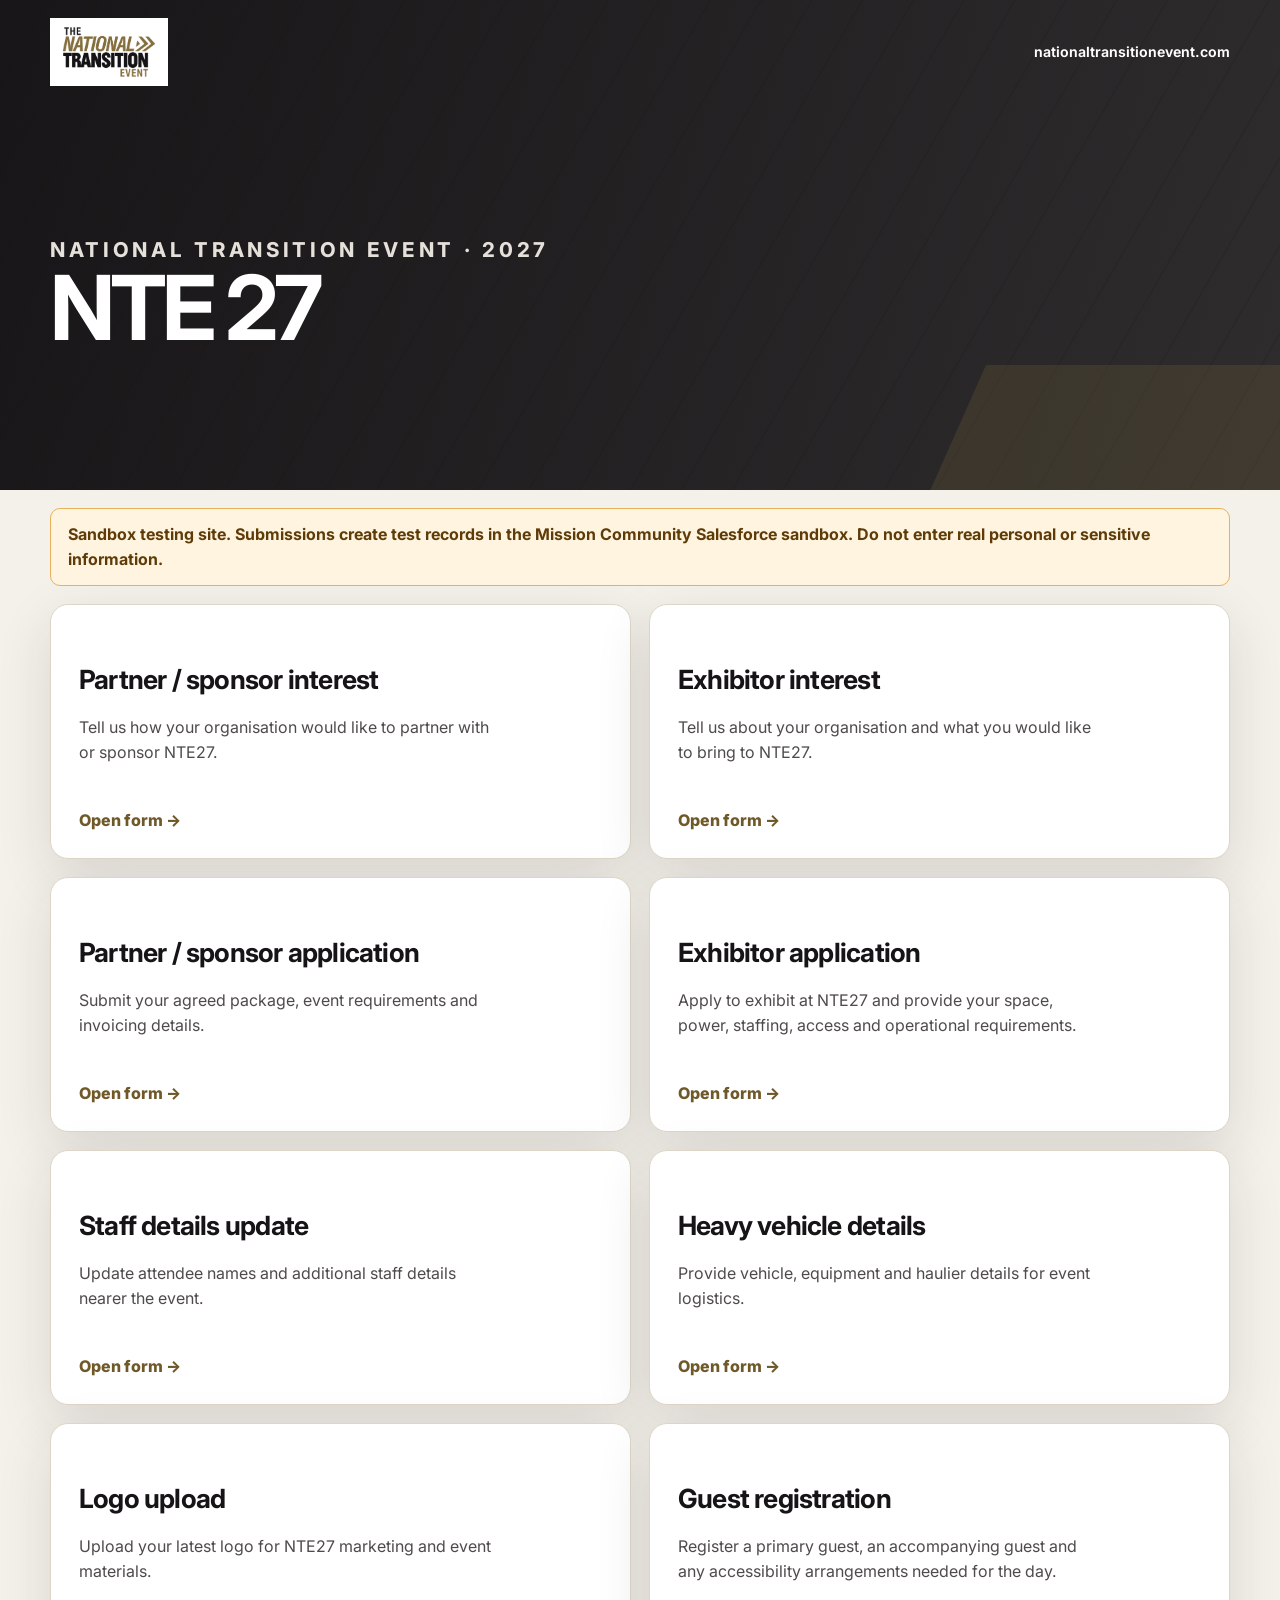
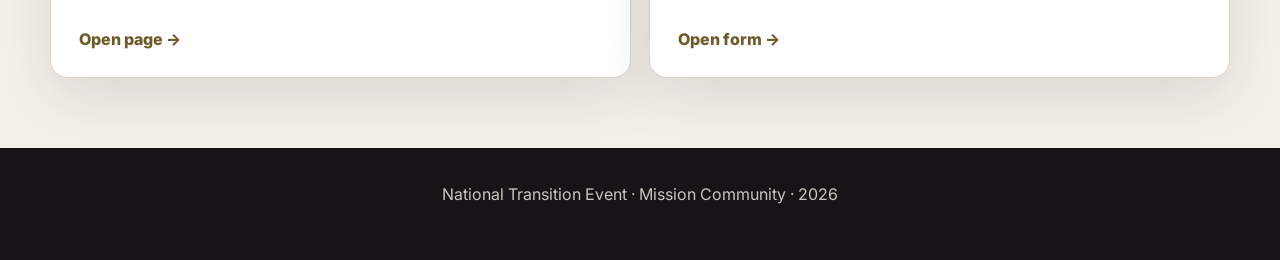
<file: index.html>
<!doctype html>
<html lang="en-GB">
<head>
  <meta charset="utf-8">
  <meta name="viewport" content="width=device-width, initial-scale=1">
  <title>NTE27 Registration and Application Forms</title>
  <meta name="description" content="Explore the National Transition Event 2027 registration and application journeys.">
  <link rel="preconnect" href="https://fonts.googleapis.com">
  <link rel="preconnect" href="https://fonts.gstatic.com" crossorigin>
  <link href="https://fonts.googleapis.com/css2?family=Inter:wght@400;550;650;750;800&amp;display=swap" rel="stylesheet">
  <link rel="stylesheet" href="assets/styles.css?v=20260818-2">
</head>
<body>
  <header class="site-header">
    <nav class="nav" aria-label="Primary navigation">
      <a class="brand" href="index.html"><img class="brand-logo" src="assets/nte-logo-white.png" alt="The National Transition Event"></a>
      <a class="nav-link" href="https://www.nationaltransitionevent.com/">nationaltransitionevent.com</a>
    </nav>
    <div class="hero">
      <p class="eyebrow">National Transition Event · 2027</p>
      <h1>NTE 27</h1>
    </div>
  </header>

  <main class="page-shell">
    <section class="hub-grid" aria-label="NTE27 form journeys">
      <a class="journey" href="partner-sponsor-interest.html">
        <h2>Partner / sponsor interest</h2>
        <p>Tell us how your organisation would like to partner with or sponsor NTE27.</p>
        <span class="arrow">Open form →</span>
      </a>
      <a class="journey" href="exhibitor-interest.html">
        <h2>Exhibitor interest</h2>
        <p>Tell us about your organisation and what you would like to bring to NTE27.</p>
        <span class="arrow">Open form →</span>
      </a>
      <a class="journey" href="partner-sponsor-application.html">
        <h2>Partner / sponsor application</h2>
        <p>Submit your agreed package, event requirements and invoicing details.</p>
        <span class="arrow">Open form →</span>
      </a>
      <a class="journey" href="exhibitor-application.html">
        <h2>Exhibitor application</h2>
        <p>Apply to exhibit at NTE27 and provide your space, power, staffing, access and operational requirements.</p>
        <span class="arrow">Open form →</span>
      </a>
      <a class="journey" href="staff-update.html">
        <h2>Staff details update</h2>
        <p>Update attendee names and additional staff details nearer the event.</p>
        <span class="arrow">Open form →</span>
      </a>
      <a class="journey" href="heavy-vehicle-details.html">
        <h2>Heavy vehicle details</h2>
        <p>Provide vehicle, equipment and haulier details for event logistics.</p>
        <span class="arrow">Open form →</span>
      </a>
      <a class="journey" href="logo-upload.html">
        <h2>Logo upload</h2>
        <p>Upload your latest logo for NTE27 marketing and event materials.</p>
        <span class="arrow">Open page →</span>
      </a>
      <a class="journey" href="guest-registration.html">
        <h2>Guest registration</h2>
        <p>Register a primary guest, an accompanying guest and any accessibility arrangements needed for the day.</p>
        <span class="arrow">Open form →</span>
      </a>
    </section>
  </main>

  <footer class="site-footer">National Transition Event · Mission Community · <span data-current-year></span></footer>
  <script src="assets/config.js?v=20260818-2"></script>
  <script src="assets/forms.js?v=20260818-2"></script>
</body>
</html>
</file>
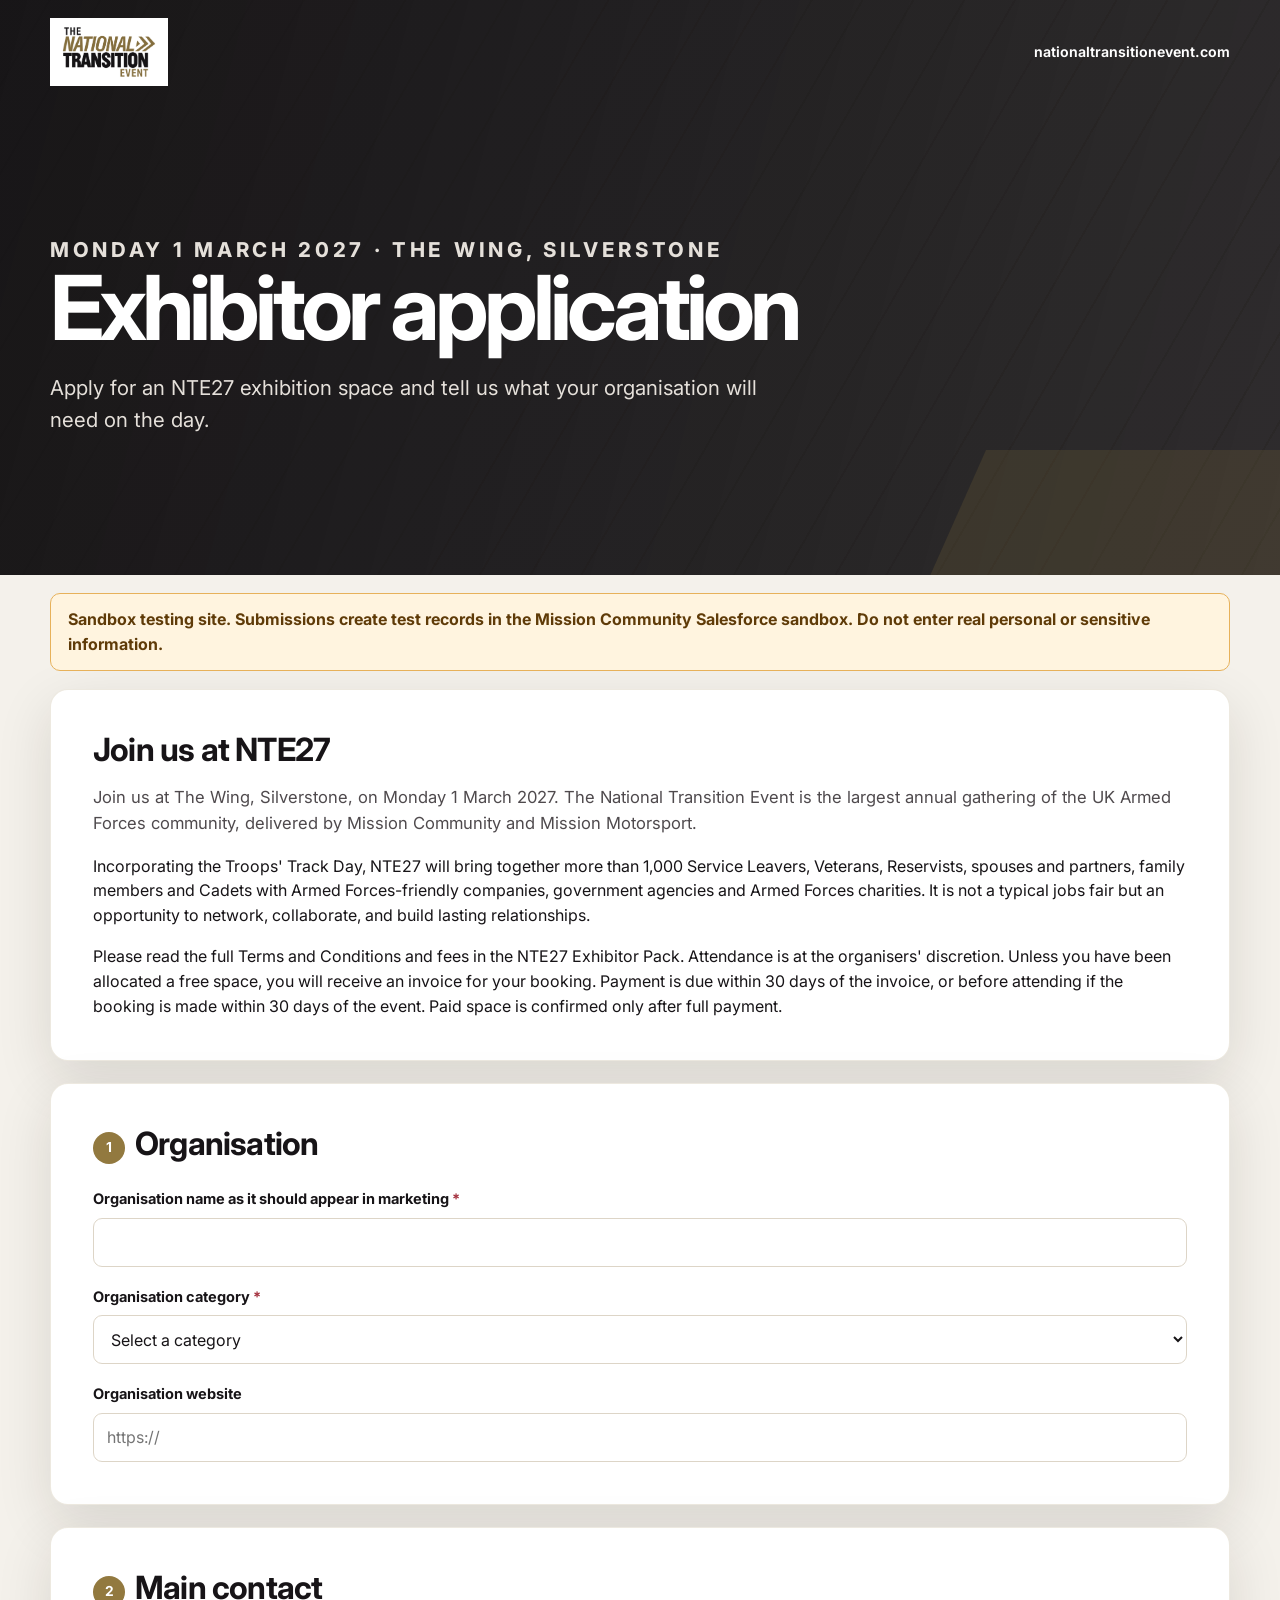
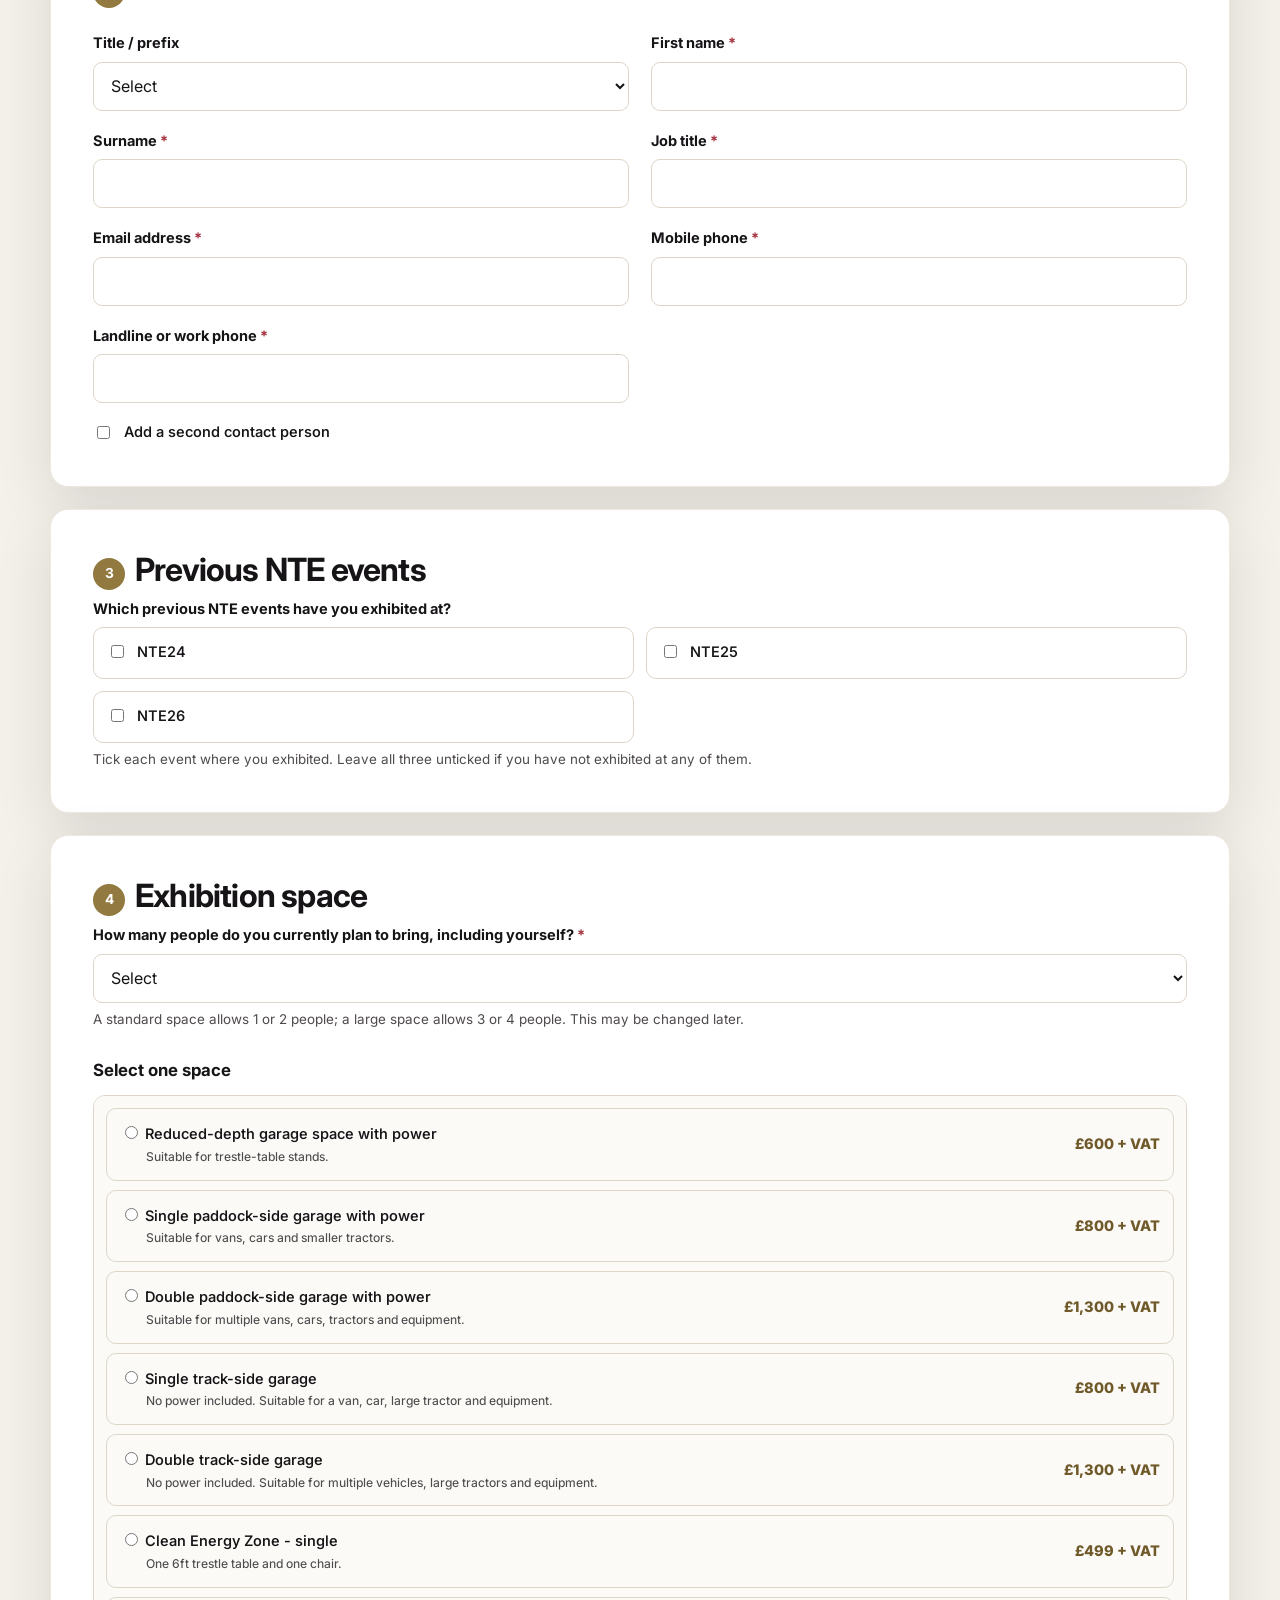
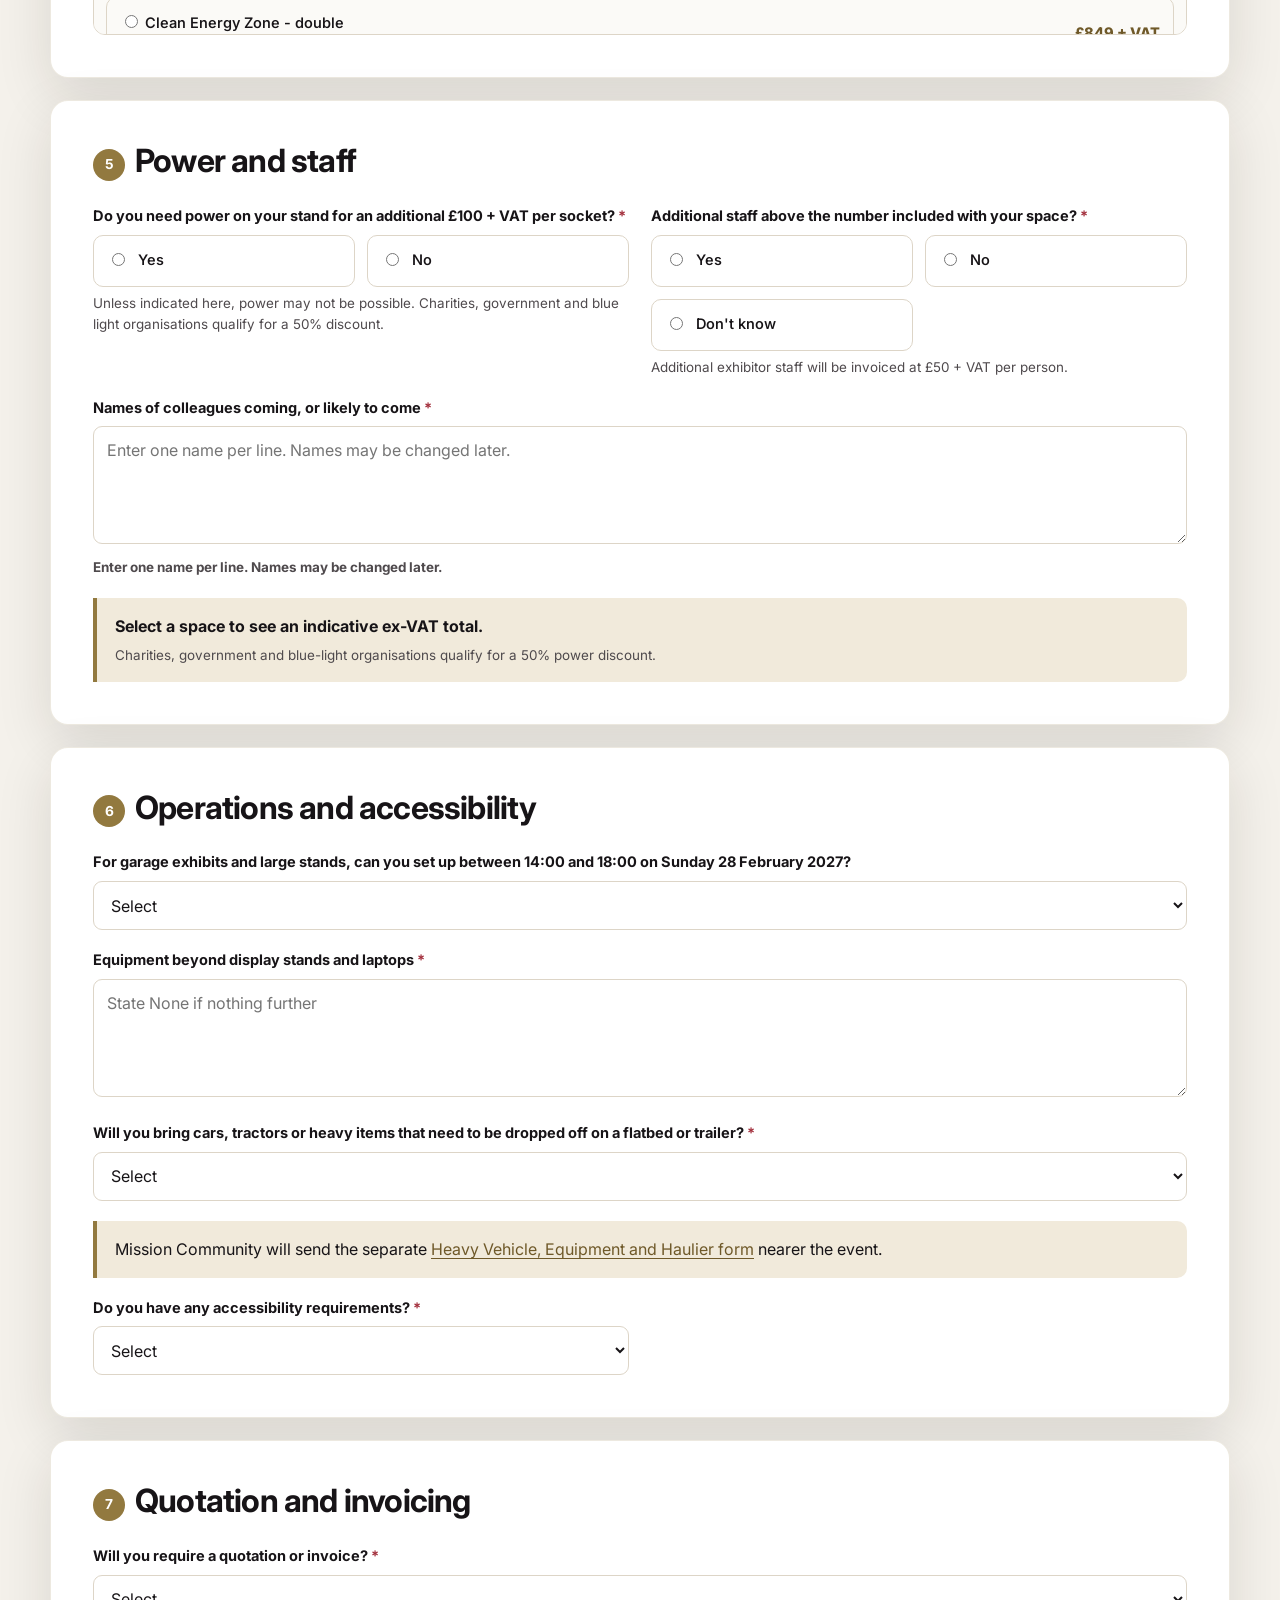
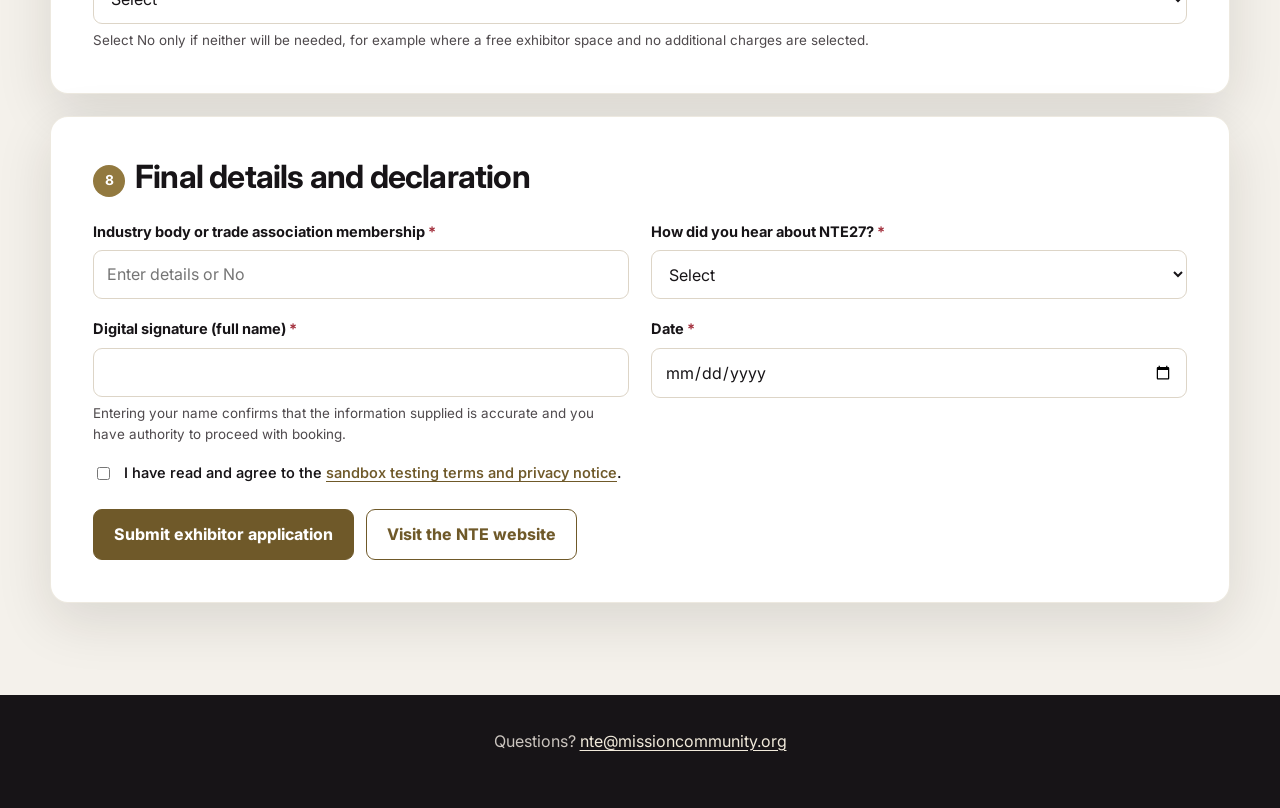
<file: exhibitor-application.html>
<!doctype html>
<html lang="en-GB">
<head>
  <meta charset="utf-8">
  <meta name="viewport" content="width=device-width, initial-scale=1">
  <title>NTE27 Exhibitor Application</title>
  <link rel="preconnect" href="https://fonts.googleapis.com">
  <link rel="preconnect" href="https://fonts.gstatic.com" crossorigin>
  <link href="https://fonts.googleapis.com/css2?family=Inter:wght@400;550;650;750;800&amp;display=swap" rel="stylesheet">
  <link rel="stylesheet" href="assets/styles.css?v=20260818-2">
</head>
<body>
  <header class="site-header">
    <nav class="nav"><a class="brand" href="https://www.nationaltransitionevent.com/"><img class="brand-logo" src="assets/nte-logo-white.png" alt="The National Transition Event"></a><a class="nav-link" href="https://www.nationaltransitionevent.com/">nationaltransitionevent.com</a></nav>
    <div class="hero"><p class="eyebrow">Monday 1 March 2027 · The Wing, Silverstone</p><h1>Exhibitor application</h1><p>Apply for an NTE27 exhibition space and tell us what your organisation will need on the day.</p></div>
  </header>

  <main class="page-shell">
    <form class="main-column" data-web-to-lead data-form-kind="exhibitor" data-lead-source="Customer Event" data-confirmation-preview="Thank you. We have received your NTE27 exhibitor application. This acknowledgement confirms receipt only; your application has not yet been approved. The NTE team will contact you after review.">
      <input type="hidden" value="Exhibitor Application" data-sf-field="Web_Form_Type__c">
      <input type="hidden" value="exhibitor-application-v6" data-sf-field="Form_Version__c">
      <input type="hidden" data-sf-field="NTE_Event_Code__c">
      <input type="hidden" data-sf-field="Booking_Reference__c">
      <input type="hidden" data-combine-fields="contact-first-name,contact-last-name" data-sf-field="Event_Contact_Name__c">
      <input type="hidden" data-copy-value-from="email" data-sf-field="Event_Contact_Email__c">
      <input type="hidden" data-copy-value-from="job-title" data-sf-field="Event_Contact_Title__c">
      <input type="hidden" value="0" data-sf-field="Sponsor_Package_Total__c">
      <input type="hidden" value="0" data-sf-field="Exhibitor_Space_Price__c">
      <input type="hidden" value="0" data-sf-field="Power_Socket_Unit_Price__c">
      <input type="hidden" value="0" data-sf-field="Power_Socket_Total__c">
      <input type="hidden" value="0" data-sf-field="Additional_Staff_Unit_Price__c">
      <input type="hidden" value="0" data-sf-field="Additional_Staff_Total__c">
      <input type="hidden" value="0" data-sf-field="Listed_Price_Total__c">
      <input type="hidden" value="0" data-sf-field="Price_On_Request__c">
      <input type="hidden" value="Calculated" data-sf-field="Pricing_Status__c">
      <input type="hidden" value="NTE27-2026-08-17" data-sf-field="Pricing_Version__c">

      <section class="card">
        <h2>Join us at NTE27</h2>
        <p class="lede">Join us at The Wing, Silverstone, on Monday 1 March 2027. The National Transition Event is the largest annual gathering of the UK Armed Forces community, delivered by Mission Community and Mission Motorsport.</p>
        <p>Incorporating the Troops' Track Day, NTE27 will bring together more than 1,000 Service Leavers, Veterans, Reservists, spouses and partners, family members and Cadets with Armed Forces-friendly companies, government agencies and Armed Forces charities. It is not a typical jobs fair but an opportunity to network, collaborate, and build lasting relationships.</p>
        <p>Please read the full Terms and Conditions and fees in the NTE27 Exhibitor Pack. Attendance is at the organisers' discretion. Unless you have been allocated a free space, you will receive an invoice for your booking. Payment is due within 30 days of the invoice, or before attending if the booking is made within 30 days of the event. Paid space is confirmed only after full payment.</p>
      </section>

      <section class="card" id="organisation">
        <h2><span class="section-number">1</span>Organisation</h2>
        <div class="grid">
          <div class="field full"><label class="required" for="company">Organisation name as it should appear in marketing</label><input id="company" required autocomplete="organization" data-sf-field="Company"></div>
          <div class="field full"><label class="required" for="organisation-category">Organisation category</label><select id="organisation-category" required data-sf-field="Exhibitor_Organisation_Category__c"><option value="">Select a category</option><option>Employer - Automotive Sector</option><option>Employer - Manufacturing Sector</option><option>Employer - Renewable &amp; Clean Energy Sector</option><option value="Employer - Defence">Employer - Defence &amp; Security</option><option>Employer - Built Environment</option><option>Employer - Facilities Management</option><option>Employer - Financial and Professional Services</option><option>Employer - Digital &amp; Technologies</option><option>Employer - Training Provider from any industry</option><option>Employer - Landbased industry</option><option>Employer - Blue Light &amp; NHS</option><option>Employer - Other Sectors not denoted above</option><option>Government or Government Agency</option><option>Local Government or LG related</option><option>Regular or Reserve Services, or Cadets</option><option>Trade Association</option><option>Charity - member of Cobseo</option><option>Charity - not a member of Cobseo</option><option>CIC or Not for Profit</option></select></div>
          <div class="field full"><label for="website">Organisation website</label><input id="website" type="url" placeholder="https://" autocomplete="url" data-sf-field="Website"></div>
        </div>
      </section>

      <section class="card" id="contact">
        <h2><span class="section-number">2</span>Main contact</h2>
        <div class="grid">
          <div class="field"><label for="salutation">Title / prefix</label><select id="salutation" autocomplete="honorific-prefix" data-sf-field="Salutation"><option value="">Select</option><option>Mr.</option><option>Ms.</option><option>Mrs.</option><option>Dr.</option><option>Prof.</option><option>Mx.</option></select></div>
          <div class="field"><label class="required" for="contact-first-name">First name</label><input id="contact-first-name" required autocomplete="given-name" data-sf-field="FirstName"></div>
          <div class="field"><label class="required" for="contact-last-name">Surname</label><input id="contact-last-name" required autocomplete="family-name" data-sf-field="LastName"></div>
          <div class="field"><label class="required" for="job-title">Job title</label><input id="job-title" required autocomplete="organization-title" data-sf-field="Title"></div>
          <div class="field"><label class="required" for="email">Email address</label><input id="email" type="email" required autocomplete="email" data-sf-field="Email" data-copy-field="Event_Contact_Email__c"></div>
          <div class="field"><label class="required" for="mobile">Mobile phone</label><input id="mobile" type="tel" required autocomplete="tel" data-sf-field="Event_Contact_Mobile__c"></div>
          <div class="field"><label class="required" for="phone">Landline or work phone</label><input id="phone" type="tel" required data-sf-field="Phone"></div>
        </div>
        <div class="checkline"><input id="second-contact-toggle" type="checkbox"><label for="second-contact-toggle">Add a second contact person</label></div>
        <div class="conditional" data-conditional-for="second-contact-toggle" data-conditional-value="Yes">
          <div class="grid">
            <div class="field"><label for="second-prefix">Prefix</label><input id="second-prefix" data-sf-field="Secondary_Contact_Prefix__c"></div>
            <div class="field"><label for="second-name">Full name</label><input id="second-name" data-sf-field="Secondary_Contact_Name__c"></div>
            <div class="field"><label for="second-title">Job title</label><input id="second-title" data-sf-field="Secondary_Contact_Title__c"></div>
            <div class="field"><label for="second-email">Email</label><input id="second-email" type="email" data-sf-field="Secondary_Contact_Email__c"></div>
            <div class="field"><label for="second-mobile">Mobile phone</label><input id="second-mobile" type="tel" data-sf-field="Secondary_Contact_Mobile__c"></div>
            <div class="field"><label for="second-phone">Work phone</label><input id="second-phone" type="tel" data-sf-field="Secondary_Contact_Phone__c"></div>
          </div>
        </div>
      </section>

      <section class="card" id="history">
        <h2><span class="section-number">3</span>Previous NTE events</h2>
        <div class="field full">
          <span class="label">Which previous NTE events have you exhibited at?</span>
          <div class="choice-grid">
            <label class="choice"><input id="nte2024" type="checkbox" value="NTE2024" data-sf-field="Previous_NTE_Events__c"> NTE24</label>
            <label class="choice"><input id="nte2025" type="checkbox" value="NTE2025" data-sf-field="Previous_NTE_Events__c"> NTE25</label>
            <label class="choice"><input id="nte2026" type="checkbox" value="NTE2026" data-sf-field="Previous_NTE_Events__c"> NTE26</label>
          </div>
          <span class="help">Tick each event where you exhibited. Leave all three unticked if you have not exhibited at any of them.</span>
        </div>
      </section>

      <section class="card" id="space">
        <h2><span class="section-number">4</span>Exhibition space</h2>
        <div class="field"><label class="required" for="planned-count">How many people do you currently plan to bring, including yourself?</label><select id="planned-count" required data-sf-field="Planned_Exhibitor_Count__c"><option value="">Select</option><option>1</option><option>2</option><option>3</option><option>4</option><option>5</option><option>6</option><option>7</option><option>8</option><option>9</option><option>More than 9</option></select><span class="help">A standard space allows 1 or 2 people; a large space allows 3 or 4 people. This may be changed later.</span></div>
        <h3>Select one space</h3>
        <div class="options-list">
          <label class="choice package-option"><span><input type="radio" name="exhibitor-space" required value="Garage Space - reduced size with power - £600 + VAT" data-price="600" data-power-included="true" data-sf-field="Exhibitor_Space_Selections__c"> Reduced-depth garage space with power<small>Suitable for trestle-table stands.</small></span><span class="price">£600 + VAT</span></label>
          <label class="choice package-option"><span><input type="radio" name="exhibitor-space" value="Single Garage - Paddock Side with power - £800 + VAT" data-price="800" data-power-included="true" data-sf-field="Exhibitor_Space_Selections__c"> Single paddock-side garage with power<small>Suitable for vans, cars and smaller tractors.</small></span><span class="price">£800 + VAT</span></label>
          <label class="choice package-option"><span><input type="radio" name="exhibitor-space" value="Double Garage - Paddock Side with power - £1,300 + VAT" data-price="1300" data-power-included="true" data-sf-field="Exhibitor_Space_Selections__c"> Double paddock-side garage with power<small>Suitable for multiple vans, cars, tractors and equipment.</small></span><span class="price">£1,300 + VAT</span></label>
          <label class="choice package-option"><span><input type="radio" name="exhibitor-space" value="Single Garage - Track Side - £800 + VAT" data-price="800" data-sf-field="Exhibitor_Space_Selections__c"> Single track-side garage<small>No power included. Suitable for a van, car, large tractor and equipment.</small></span><span class="price">£800 + VAT</span></label>
          <label class="choice package-option"><span><input type="radio" name="exhibitor-space" value="Double Garage - Track Side - £1,300 + VAT" data-price="1300" data-sf-field="Exhibitor_Space_Selections__c"> Double track-side garage<small>No power included. Suitable for multiple vehicles, large tractors and equipment.</small></span><span class="price">£1,300 + VAT</span></label>
          <label class="choice package-option"><span><input type="radio" name="exhibitor-space" value="Clean Energy Zone - Single - £499 + VAT" data-price="499" data-sf-field="Exhibitor_Space_Selections__c"> Clean Energy Zone - single<small>One 6ft trestle table and one chair.</small></span><span class="price">£499 + VAT</span></label>
          <label class="choice package-option"><span><input type="radio" name="exhibitor-space" value="Clean Energy Zone - Double - £849 + VAT" data-price="849" data-sf-field="Exhibitor_Space_Selections__c"> Clean Energy Zone - double<small>Two 6ft trestle tables and two chairs.</small></span><span class="price">£849 + VAT</span></label>
          <label class="choice package-option"><span><input type="radio" name="exhibitor-space" value="Built Environment Zone - Single - £499 + VAT" data-price="499" data-sf-field="Exhibitor_Space_Selections__c"> Built Environment Zone - single<small>One 6ft trestle table and one chair.</small></span><span class="price">£499 + VAT</span></label>
          <label class="choice package-option"><span><input type="radio" name="exhibitor-space" value="Built Environment Zone - Double - £849 + VAT" data-price="849" data-sf-field="Exhibitor_Space_Selections__c"> Built Environment Zone - double<small>Two 6ft trestle tables and two chairs.</small></span><span class="price">£849 + VAT</span></label>
          <label class="choice package-option"><span><input type="radio" name="exhibitor-space" value="Manufacturing Zone - Single - £499 + VAT" data-price="499" data-sf-field="Exhibitor_Space_Selections__c"> Manufacturing Zone - single<small>One 6ft trestle table and one chair.</small></span><span class="price">£499 + VAT</span></label>
          <label class="choice package-option"><span><input type="radio" name="exhibitor-space" value="Manufacturing Zone - Double - £849 + VAT" data-price="849" data-sf-field="Exhibitor_Space_Selections__c"> Manufacturing Zone - double<small>Two 6ft trestle tables and two chairs.</small></span><span class="price">£849 + VAT</span></label>
          <label class="choice package-option"><span><input type="radio" name="exhibitor-space" value="Defence &amp; Security Zone - Single - £499 + VAT" data-price="499" data-sf-field="Exhibitor_Space_Selections__c"> Defence &amp; Security Zone - single<small>One 6ft trestle table and one chair.</small></span><span class="price">£499 + VAT</span></label>
          <label class="choice package-option"><span><input type="radio" name="exhibitor-space" value="Defence &amp; Security Zone - Double - £849 + VAT" data-price="849" data-sf-field="Exhibitor_Space_Selections__c"> Defence &amp; Security Zone - double<small>Two 6ft trestle tables and two chairs.</small></span><span class="price">£849 + VAT</span></label>
          <label class="choice package-option"><span><input type="radio" name="exhibitor-space" value="Digital and Technologies Zone - Single - £499 + VAT" data-price="499" data-sf-field="Exhibitor_Space_Selections__c"> Digital &amp; Technologies Zone - single<small>One 6ft trestle table and one chair.</small></span><span class="price">£499 + VAT</span></label>
          <label class="choice package-option"><span><input type="radio" name="exhibitor-space" value="Digital and Technologies Zone - Double - £849 + VAT" data-price="849" data-sf-field="Exhibitor_Space_Selections__c"> Digital &amp; Technologies Zone - double<small>Two 6ft trestle tables and two chairs.</small></span><span class="price">£849 + VAT</span></label>
          <label class="choice package-option"><span><input type="radio" name="exhibitor-space" value="FM Zone - Single - £499 + VAT" data-price="499" data-sf-field="Exhibitor_Space_Selections__c"> FM Zone - single<small>One 6ft trestle table and one chair.</small></span><span class="price">£499 + VAT</span></label>
          <label class="choice package-option"><span><input type="radio" name="exhibitor-space" value="FM Zone - Double - £849 + VAT" data-price="849" data-sf-field="Exhibitor_Space_Selections__c"> FM Zone - double<small>Two 6ft trestle tables and two chairs.</small></span><span class="price">£849 + VAT</span></label>
          <label class="choice package-option"><span><input type="radio" name="exhibitor-space" value="Professional &amp; Financial Zone - Single - £499 + VAT" data-price="499" data-sf-field="Exhibitor_Space_Selections__c"> Professional &amp; Financial Zone - single<small>One 6ft trestle table and one chair.</small></span><span class="price">£499 + VAT</span></label>
          <label class="choice package-option"><span><input type="radio" name="exhibitor-space" value="Professional &amp; Financial Zone - Double - £849 + VAT" data-price="849" data-sf-field="Exhibitor_Space_Selections__c"> Professional &amp; Financial Zone - double<small>Two 6ft trestle tables and two chairs.</small></span><span class="price">£849 + VAT</span></label>
          <label class="choice package-option"><span><input type="radio" name="exhibitor-space" value="Training &amp; Education Zone - Single - £499 + VAT" data-price="499" data-sf-field="Exhibitor_Space_Selections__c"> Training &amp; Education Zone - single<small>One 6ft trestle table and one chair.</small></span><span class="price">£499 + VAT</span></label>
          <label class="choice package-option"><span><input type="radio" name="exhibitor-space" value="Any other business - Single - £499 + VAT" data-price="499" data-sf-field="Exhibitor_Space_Selections__c"> Any other business - single<small>One 6ft trestle table and one chair.</small></span><span class="price">£499 + VAT</span></label>
          <label class="choice package-option"><span><input type="radio" name="exhibitor-space" value="Any other business - Double - £849 + VAT" data-price="849" data-sf-field="Exhibitor_Space_Selections__c"> Any other business - double<small>Two 6ft trestle tables and two chairs.</small></span><span class="price">£849 + VAT</span></label>
          <label class="choice package-option"><span><input type="radio" name="exhibitor-space" value="Extra Large Exhibitor Space - POA" data-price="poa" data-sf-field="Exhibitor_Space_Selections__c"> Extra-large space in any hall<small>Size, position and price to be agreed.</small></span><span class="price">Price on application</span></label>
          <label class="choice package-option"><span><input type="radio" name="exhibitor-space" value="Local Government Authority - Single - £249.50 + VAT" data-price="249.5" data-sf-field="Exhibitor_Space_Selections__c"> Local Government Authority - single<small>One 6ft trestle table and one chair; price reflects the 50% discount.</small></span><span class="price">£249.50 + VAT</span></label>
          <label class="choice package-option"><span><input type="radio" name="exhibitor-space" value="Blue Light - Single - £249.50 + VAT" data-price="249.5" data-sf-field="Exhibitor_Space_Selections__c"> Blue Light - single<small>One 6ft trestle table and one chair; price reflects the 50% discount.</small></span><span class="price">£249.50 + VAT</span></label>
          <label class="choice package-option"><span><input type="radio" name="exhibitor-space" value="Trade Association - Single - £499 + VAT" data-price="499" data-sf-field="Exhibitor_Space_Selections__c"> Trade Association - single<small>One 6ft trestle table and one chair.</small></span><span class="price">£499 + VAT</span></label>
          <label class="choice package-option"><span><input type="radio" name="exhibitor-space" value="COBSEO Charity - Single - Free" data-price="0" data-sf-field="Exhibitor_Space_Selections__c"> COBSEO charity - single<small>One 6ft trestle table and one chair; power is available at the 50% discounted rate.</small></span><span class="price">Free</span></label>
          <label class="choice package-option"><span><input type="radio" name="exhibitor-space" value="Non COBSEO Charity - Single - Free" data-price="0" data-sf-field="Exhibitor_Space_Selections__c"> Non-COBSEO charity - single<small>One 6ft trestle table and one chair; power is available at the 50% discounted rate.</small></span><span class="price">Free</span></label>
        </div>
      </section>

      <section class="card" id="add-ons">
        <h2><span class="section-number">5</span>Power and staff</h2>
        <div class="grid">
          <div class="field"><span class="label required" id="power-question-label">Do you need power on your stand for an additional £100 + VAT per socket?</span><div class="choice-grid"><label class="choice"><input type="radio" name="power-required" id="power-required-yes" value="Yes" required data-sf-field="Stand_Power__c"> Yes</label><label class="choice"><input type="radio" name="power-required" value="No" data-sf-field="Stand_Power__c"> No</label></div><span class="help" id="power-question-help">Unless indicated here, power may not be possible. Charities, government and blue light organisations qualify for a 50% discount.</span></div>
          <div class="field conditional" data-conditional-for="power-required-yes" data-conditional-value="Yes"><label class="required" for="power-count">Number of sockets</label><input id="power-count" type="number" min="1" max="20" data-required-when-visible data-sf-field="Power_Socket_Count__c"></div>
          <div class="field"><span class="label required">Additional staff above the number included with your space?</span><div class="choice-grid"><label class="choice"><input type="radio" id="additional-staff-yes" name="additional-staff-required" value="Yes" required data-sf-field="Additional_Staff_Required__c"> Yes</label><label class="choice"><input type="radio" name="additional-staff-required" value="No" data-sf-field="Additional_Staff_Required__c"> No</label><label class="choice"><input type="radio" name="additional-staff-required" value="Don't know" data-sf-field="Additional_Staff_Required__c"> Don't know</label></div><span class="help">Additional exhibitor staff will be invoiced at £50 + VAT per person.</span></div>
          <div class="field conditional" data-conditional-for="additional-staff-yes" data-conditional-value="Yes"><label class="required" for="additional-staff-count">Number of additional staff</label><select id="additional-staff-count" data-required-when-visible data-sf-field="Additional_Staff_Count__c"><option value="">Select</option><option>1</option><option>2</option><option>3</option><option>4</option><option>5</option><option>6</option><option>7</option><option>8</option></select></div>
          <div class="field full"><label class="required" for="staff-names">Names of colleagues coming, or likely to come</label><textarea id="staff-names" required placeholder="Enter one name per line. Names may be changed later." data-sf-field="Stand_Colleagues__c"></textarea><span class="help"><strong>Enter one name per line. Names may be changed later.</strong></span></div>
        </div>
        <div class="callout" aria-live="polite"><strong data-estimate>Select a space to see an indicative ex-VAT total.</strong><span class="help" data-power-discount>Charities, government and blue-light organisations qualify for a 50% power discount.</span></div>
      </section>

      <section class="card" id="operations">
        <h2><span class="section-number">6</span>Operations and accessibility</h2>
        <div class="grid">
          <div class="field full"><label for="sunday-setup">For garage exhibits and large stands, can you set up between 14:00 and 18:00 on Sunday 28 February 2027?</label><select id="sunday-setup" data-sf-field="Exhibitor_Hall_Schedule__c"><option value="">Select</option><option>Yes</option><option>No</option></select></div>
          <div class="field full"><label class="required" for="equipment">Equipment beyond display stands and laptops</label><textarea id="equipment" required placeholder="State None if nothing further" data-sf-field="Stand_Equipment__c"></textarea></div>
          <div class="field full"><label class="required" for="heavy-vehicle">Will you bring cars, tractors or heavy items that need to be dropped off on a flatbed or trailer?</label><select id="heavy-vehicle" required data-sf-field="Heavy_Vehicle_Required__c"><option value="">Select</option><option>Yes</option><option>No</option><option>Not known yet</option></select><div class="callout">Mission Community will send the separate <a href="heavy-vehicle-details.html">Heavy Vehicle, Equipment and Haulier form</a> nearer the event.</div></div>
          <div class="field"><label class="required" for="accessibility">Do you have any accessibility requirements?</label><select id="accessibility" required data-sf-field="Has_Special_Requirements__c"><option value="">Select</option><option>Yes</option><option>No</option></select></div>
          <div class="field conditional" data-conditional-for="accessibility" data-conditional-value="Yes"><label class="required" for="accessibility-details">Please tell us what you need</label><textarea id="accessibility-details" data-required-when-visible data-sf-field="Stand_Special_Requirements__c"></textarea></div>
        </div>
      </section>

      <section class="card" id="billing">
        <h2><span class="section-number">7</span>Quotation and invoicing</h2>
        <div class="grid">
          <div class="field full"><label class="required" for="invoice-required">Will you require a quotation or invoice?</label><select id="invoice-required" required data-sf-field="Invoice_Required__c"><option value="">Select</option><option>Yes</option><option>No</option></select><span class="help">Select No only if neither will be needed, for example where a free exhibitor space and no additional charges are selected.</span></div>
        </div>
        <div class="conditional" data-conditional-for="invoice-required" data-conditional-value="Yes">
          <div class="grid">
            <div class="field"><label class="required" for="invoice-company">Organisation or individual name for quotation and invoicing</label><input id="invoice-company" data-required-when-visible data-sf-field="Invoiced_Company__c"></div>
            <div class="field"><label for="trading-name">Trading name, if different</label><input id="trading-name" data-sf-field="Trading_Name__c"></div>
            <div class="field full"><label class="required" for="invoice-address">Billing address, including postcode</label><textarea id="invoice-address" data-required-when-visible data-sf-field="Invoice_Address__c"></textarea></div>
            <div class="field full"><p class="help">The main point of contact is captured in section 2. Please provide the finance contact below, even if it is the same person.</p></div>
            <div class="field"><label class="required" for="invoice-person">Finance contact name</label><input id="invoice-person" data-required-when-visible data-sf-field="Invoiced_Person__c"></div>
            <div class="field"><label class="required" for="invoice-email">Finance contact email address</label><input id="invoice-email" type="email" data-required-when-visible data-sf-field="Invoiced_Email__c"></div>
            <div class="field"><label class="required" for="invoice-phone">Finance contact telephone number</label><input id="invoice-phone" type="tel" data-required-when-visible data-sf-field="Invoice_Contact_Phone__c"></div>
            <div class="field"><label class="required" for="quote-for-po">Do you require a quotation before an invoice can be issued?</label><select id="quote-for-po" data-required-when-visible data-sf-field="Quote_Required_for_PO__c"><option value="">Select</option><option>Yes</option><option>No</option></select></div>
            <div class="field full"><label class="required" for="purchase-order">Do you require a purchase order or reference before an invoice can be issued?</label><select id="purchase-order" data-required-when-visible data-sf-field="Purchase_Order__c"><option value="">Select</option><option>Yes</option><option>No</option></select></div>
            <div class="field full conditional" data-conditional-for="purchase-order" data-conditional-value="Yes"><label class="required" for="purchase-order-number">Purchase order or reference details</label><input id="purchase-order-number" data-required-when-visible data-sf-field="Purchase_Order_Number__c"></div>
            <div class="field full"><label class="required" for="invoice-additional-required">Is there any additional information that must appear on the quotation or invoice?</label><select id="invoice-additional-required" data-required-when-visible><option value="">Select</option><option>Yes</option><option>No</option></select></div>
            <div class="field full conditional" data-conditional-for="invoice-additional-required" data-conditional-value="Yes"><label class="required" for="invoice-additional-information">Additional quotation or invoice information</label><textarea id="invoice-additional-information" data-required-when-visible data-sf-field="Invoice_Additional_Information__c"></textarea></div>
            <div class="field"><label class="required" for="supplier-agreement">Will a supplier agreement be required?</label><select id="supplier-agreement" data-required-when-visible data-sf-field="Supplier_Agreement_Required__c"><option value="">Select</option><option>Yes</option><option>No</option><option>Don't know</option></select></div>
          </div>
        </div>
      </section>

      <section class="card" id="declaration">
        <h2><span class="section-number">8</span>Final details and declaration</h2>
        <div class="grid">
          <div class="field"><label class="required" for="industry-body">Industry body or trade association membership</label><input id="industry-body" required placeholder="Enter details or No" data-sf-field="Industry_Body_Details__c"></div>
          <div class="field"><label class="required" for="discovery">How did you hear about NTE27?</label><select id="discovery" required data-sf-field="Event_Discovery_Source__c"><option value="">Select</option><option>Previous exhibitor</option><option>E-mail invitation</option><option>Word of mouth from previous exhibitor</option><option>Word of mouth from previous attendees</option><option>Website</option><option>LinkedIn</option><option>Facebook</option><option>Instagram</option></select></div>
          <div class="field"><label class="required" for="declaration-name">Digital signature (full name)</label><input id="declaration-name" required autocomplete="name" data-sf-field="Declaration_Name__c"><span class="help">Entering your name confirms that the information supplied is accurate and you have authority to proceed with booking.</span></div>
          <div class="field"><label class="required" for="declaration-date">Date</label><input id="declaration-date" type="date" required data-sf-field="Declaration_Date__c"></div>
        </div>
        <div class="checkline"><input id="terms" type="checkbox" required data-sf-field="Terms_and_Conditions__c"><label for="terms">I have read and agree to the <a data-config-link="terms" target="_blank" rel="noopener">NTE27 Terms and Conditions and Privacy Policy</a>.</label></div>
        <div class="button-row"><button class="button" type="submit">Submit exhibitor application</button><a class="button-secondary" href="https://www.nationaltransitionevent.com/">Visit the NTE website</a></div>
        <div data-form-status hidden aria-live="polite"></div>
      </section>
    </form>

  </main>

  <footer class="site-footer">Questions? <a href="mailto:nte@missioncommunity.org">nte@missioncommunity.org</a></footer>
  <script src="assets/config.js?v=20260818-2"></script><script src="assets/forms.js?v=20260818-2"></script>
</body>
</html>
</file>
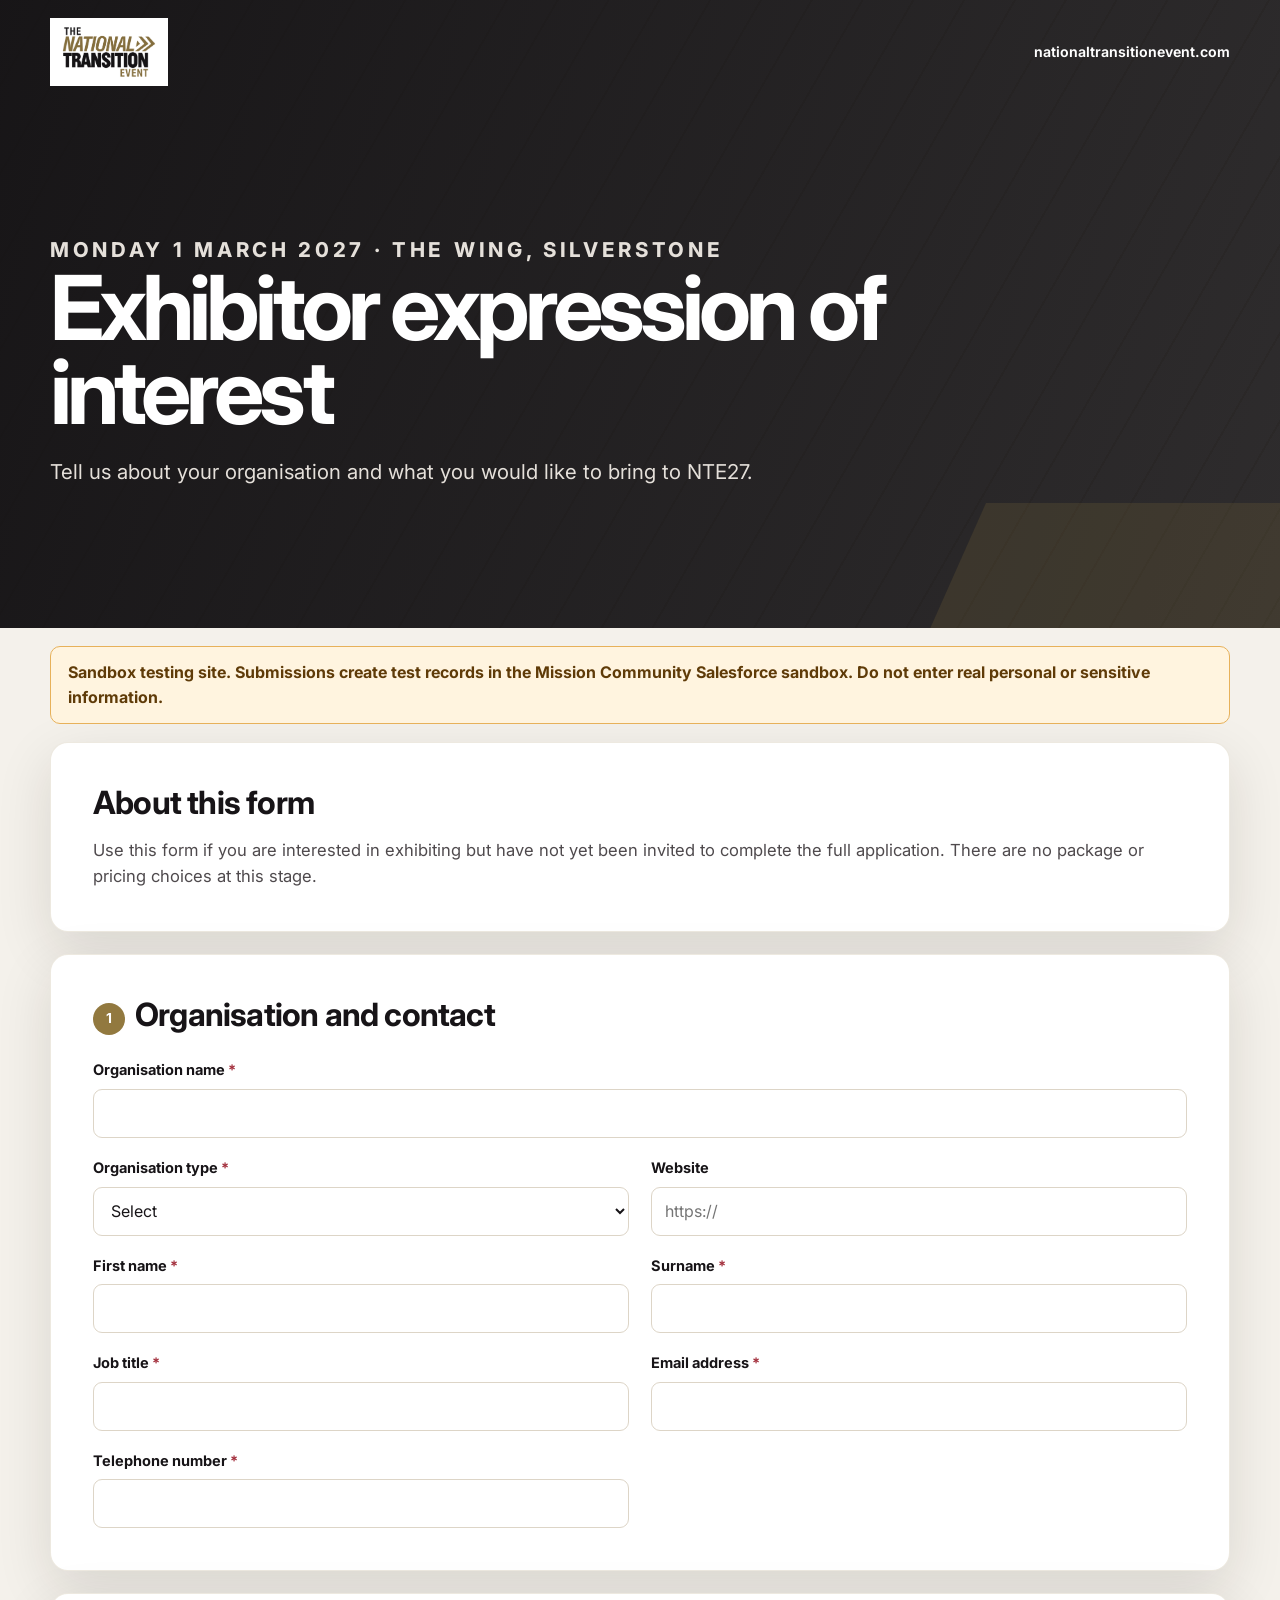
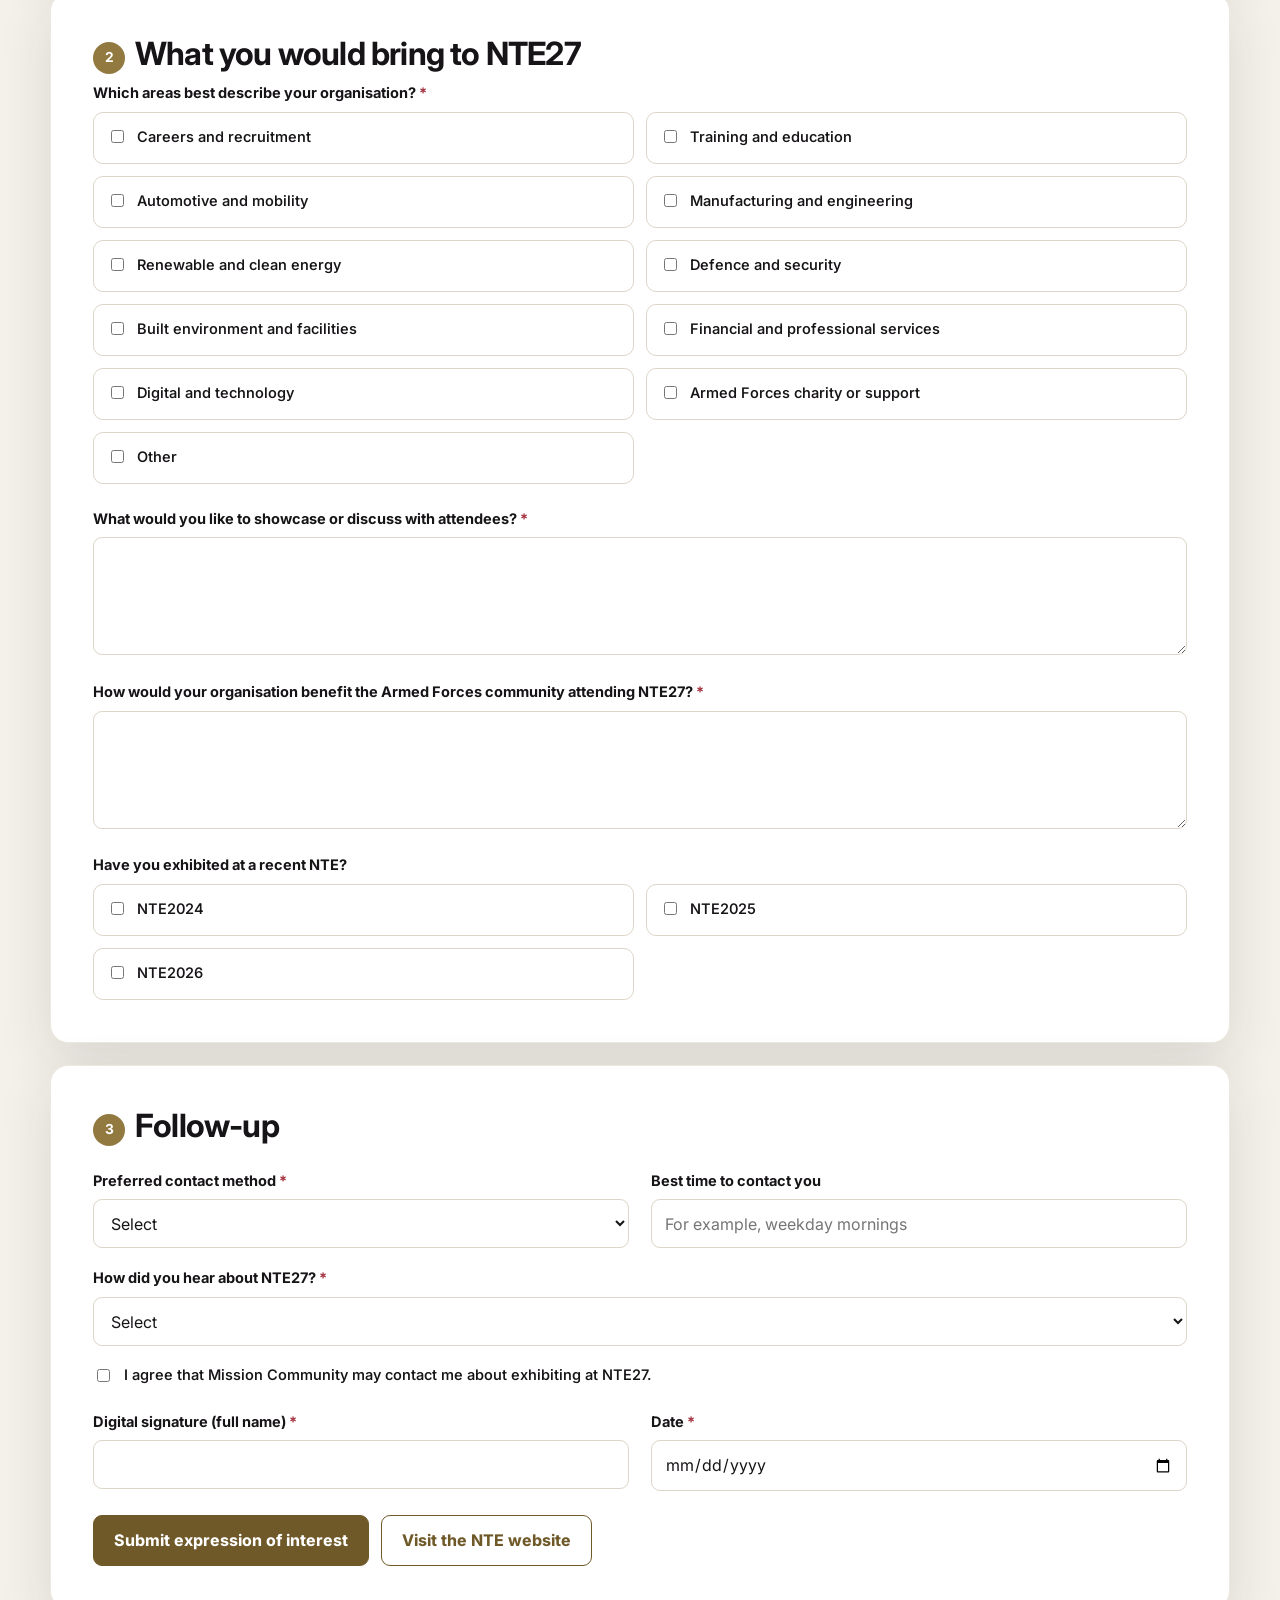
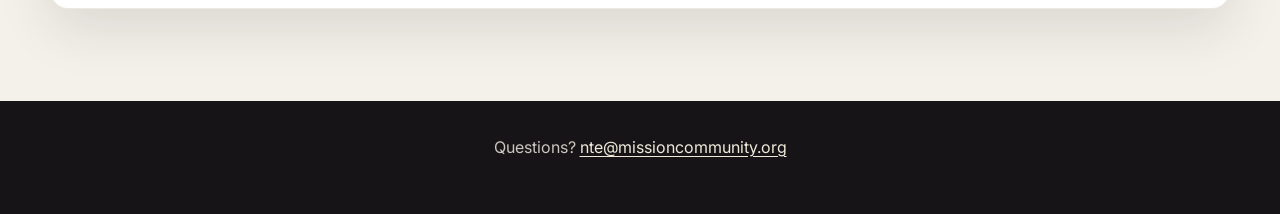
<file: exhibitor-interest.html>
<!doctype html>
<html lang="en-GB">
<head>
  <meta charset="utf-8">
  <meta name="viewport" content="width=device-width, initial-scale=1">
  <title>NTE27 Exhibitor Expression of Interest</title>
  <meta name="description" content="Tell Mission Community how your organisation would like to exhibit at the National Transition Event 2027.">
  <link rel="preconnect" href="https://fonts.googleapis.com">
  <link rel="preconnect" href="https://fonts.gstatic.com" crossorigin>
  <link href="https://fonts.googleapis.com/css2?family=Inter:wght@400;550;650;750;800&amp;display=swap" rel="stylesheet">
  <link rel="stylesheet" href="assets/styles.css?v=20260818-2">
</head>
<body>
  <header class="site-header">
    <nav class="nav"><a class="brand" href="https://www.nationaltransitionevent.com/"><img class="brand-logo" src="assets/nte-logo-white.png" alt="The National Transition Event"></a><a class="nav-link" href="https://www.nationaltransitionevent.com/">nationaltransitionevent.com</a></nav>
    <div class="hero"><p class="eyebrow">Monday 1 March 2027 · The Wing, Silverstone</p><h1>Exhibitor expression of interest</h1><p>Tell us about your organisation and what you would like to bring to NTE27.</p></div>
  </header>

  <main class="page-shell">
    <form class="main-column" data-web-to-lead data-lead-source="Customer Event" data-confirmation-preview="Thank you. We have received your NTE27 exhibitor expression of interest. The NTE team will review it and contact you about the next step.">
      <input type="hidden" value="Exhibitor Expression of Interest" data-sf-field="Web_Form_Type__c">
      <input type="hidden" value="exhibitor-interest-v2" data-sf-field="Form_Version__c">
      <input type="hidden" data-sf-field="NTE_Event_Code__c">

      <section class="card"><h2>About this form</h2><p class="lede">Use this form if you are interested in exhibiting but have not yet been invited to complete the full application. There are no package or pricing choices at this stage.</p></section>

      <section class="card">
        <h2><span class="section-number">1</span>Organisation and contact</h2>
        <div class="grid">
          <div class="field full"><label class="required" for="exhibitor-interest-company">Organisation name</label><input id="exhibitor-interest-company" required autocomplete="organization" data-sf-field="Company"></div>
          <div class="field"><label class="required" for="exhibitor-interest-type">Organisation type</label><select id="exhibitor-interest-type" required data-sf-field="Organisation_Type__c"><option value="">Select</option><option>Commercial business</option><option>Charity or non-profit</option><option>Government or public body</option><option>Industry body or trade association</option><option>Education or training provider</option><option>Other</option></select></div>
          <div class="field"><label for="exhibitor-interest-website">Website</label><input id="exhibitor-interest-website" type="url" placeholder="https://" autocomplete="url" data-sf-field="Website"></div>
          <div class="field"><label class="required" for="exhibitor-interest-first-name">First name</label><input id="exhibitor-interest-first-name" required autocomplete="given-name" data-sf-field="FirstName"></div>
          <div class="field"><label class="required" for="exhibitor-interest-last-name">Surname</label><input id="exhibitor-interest-last-name" required autocomplete="family-name" data-sf-field="LastName"></div>
          <div class="field"><label class="required" for="exhibitor-interest-title">Job title</label><input id="exhibitor-interest-title" required autocomplete="organization-title" data-sf-field="Title"></div>
          <div class="field"><label class="required" for="exhibitor-interest-email">Email address</label><input id="exhibitor-interest-email" type="email" required autocomplete="email" data-sf-field="Email"></div>
          <div class="field"><label class="required" for="exhibitor-interest-phone">Telephone number</label><input id="exhibitor-interest-phone" type="tel" required autocomplete="tel" data-sf-field="Phone"></div>
        </div>
      </section>

      <section class="card">
        <h2><span class="section-number">2</span>What you would bring to NTE27</h2>
        <div class="field full"><span class="label required">Which areas best describe your organisation?</span><div class="choice-grid" data-required-checkbox-group data-required-message="Please select at least one area.">
          <label class="choice"><input type="checkbox" value="Careers and recruitment" data-sf-field="Exhibitor_Interest_Areas__c"> Careers and recruitment</label>
          <label class="choice"><input type="checkbox" value="Training and education" data-sf-field="Exhibitor_Interest_Areas__c"> Training and education</label>
          <label class="choice"><input type="checkbox" value="Automotive and mobility" data-sf-field="Exhibitor_Interest_Areas__c"> Automotive and mobility</label>
          <label class="choice"><input type="checkbox" value="Manufacturing and engineering" data-sf-field="Exhibitor_Interest_Areas__c"> Manufacturing and engineering</label>
          <label class="choice"><input type="checkbox" value="Renewable and clean energy" data-sf-field="Exhibitor_Interest_Areas__c"> Renewable and clean energy</label>
          <label class="choice"><input type="checkbox" value="Defence and security" data-sf-field="Exhibitor_Interest_Areas__c"> Defence and security</label>
          <label class="choice"><input type="checkbox" value="Built environment and facilities" data-sf-field="Exhibitor_Interest_Areas__c"> Built environment and facilities</label>
          <label class="choice"><input type="checkbox" value="Financial and professional services" data-sf-field="Exhibitor_Interest_Areas__c"> Financial and professional services</label>
          <label class="choice"><input type="checkbox" value="Digital and technology" data-sf-field="Exhibitor_Interest_Areas__c"> Digital and technology</label>
          <label class="choice"><input type="checkbox" value="Armed Forces charity or support" data-sf-field="Exhibitor_Interest_Areas__c"> Armed Forces charity or support</label>
          <label class="choice"><input type="checkbox" value="Other" data-sf-field="Exhibitor_Interest_Areas__c"> Other</label>
        </div></div>
        <div class="grid">
          <div class="field full"><label class="required" for="exhibitor-interest-detail">What would you like to showcase or discuss with attendees?</label><textarea id="exhibitor-interest-detail" required data-sf-field="Exhibitor_Interest_Detail__c"></textarea></div>
          <div class="field full"><label class="required" for="exhibitor-community-contribution">How would your organisation benefit the Armed Forces community attending NTE27?</label><textarea id="exhibitor-community-contribution" required data-sf-field="Exhibitor_Community_Contribution__c"></textarea></div>
          <div class="field full"><span class="label">Have you exhibited at a recent NTE?</span><div class="choice-grid"><label class="choice"><input type="checkbox" value="NTE2024" data-sf-field="Previous_NTE_Events__c"> NTE2024</label><label class="choice"><input type="checkbox" value="NTE2025" data-sf-field="Previous_NTE_Events__c"> NTE2025</label><label class="choice"><input type="checkbox" value="NTE2026" data-sf-field="Previous_NTE_Events__c"> NTE2026</label></div></div>
        </div>
      </section>

      <section class="card">
        <h2><span class="section-number">3</span>Follow-up</h2>
        <div class="grid">
          <div class="field"><label class="required" for="exhibitor-contact-method">Preferred contact method</label><select id="exhibitor-contact-method" required data-sf-field="Preferred_Contact_Method__c"><option value="">Select</option><option>Email</option><option>Telephone</option><option>Video call</option><option>No preference</option></select></div>
          <div class="field"><label for="exhibitor-contact-time">Best time to contact you</label><input id="exhibitor-contact-time" placeholder="For example, weekday mornings" data-sf-field="Preferred_Contact_Time__c"></div>
          <div class="field full"><label class="required" for="exhibitor-interest-discovery">How did you hear about NTE27?</label><select id="exhibitor-interest-discovery" required data-sf-field="Event_Discovery_Source__c"><option value="">Select</option><option>Previous NTE event</option><option>NTE webinar or brochure</option><option>Email invitation</option><option>Recommendation or word of mouth</option><option>National Transition Event website</option><option>Mission Community website</option><option>LinkedIn</option><option>Other social media</option><option>Other</option></select></div>
        </div>
        <div class="checkline"><input id="exhibitor-interest-consent" type="checkbox" value="Yes" required data-sf-field="Contact_Consent__c"><label for="exhibitor-interest-consent">I agree that Mission Community may contact me about exhibiting at NTE27.</label></div>
        <div class="grid">
          <div class="field"><label class="required" for="exhibitor-interest-signature">Digital signature (full name)</label><input id="exhibitor-interest-signature" required autocomplete="name" data-sf-field="Declaration_Name__c"></div>
          <div class="field"><label class="required" for="exhibitor-interest-signature-date">Date</label><input id="exhibitor-interest-signature-date" type="date" required data-sf-field="Declaration_Date__c"></div>
        </div>
        <div class="button-row"><button class="button" type="submit">Submit expression of interest</button><a class="button-secondary" href="https://www.nationaltransitionevent.com/">Visit the NTE website</a></div>
        <div data-form-status hidden aria-live="polite"></div>
      </section>
    </form>
  </main>
  <footer class="site-footer">Questions? <a href="mailto:nte@missioncommunity.org">nte@missioncommunity.org</a></footer>
  <script src="assets/config.js?v=20260818-2"></script><script src="assets/forms.js?v=20260818-2"></script>
</body>
</html>
</file>
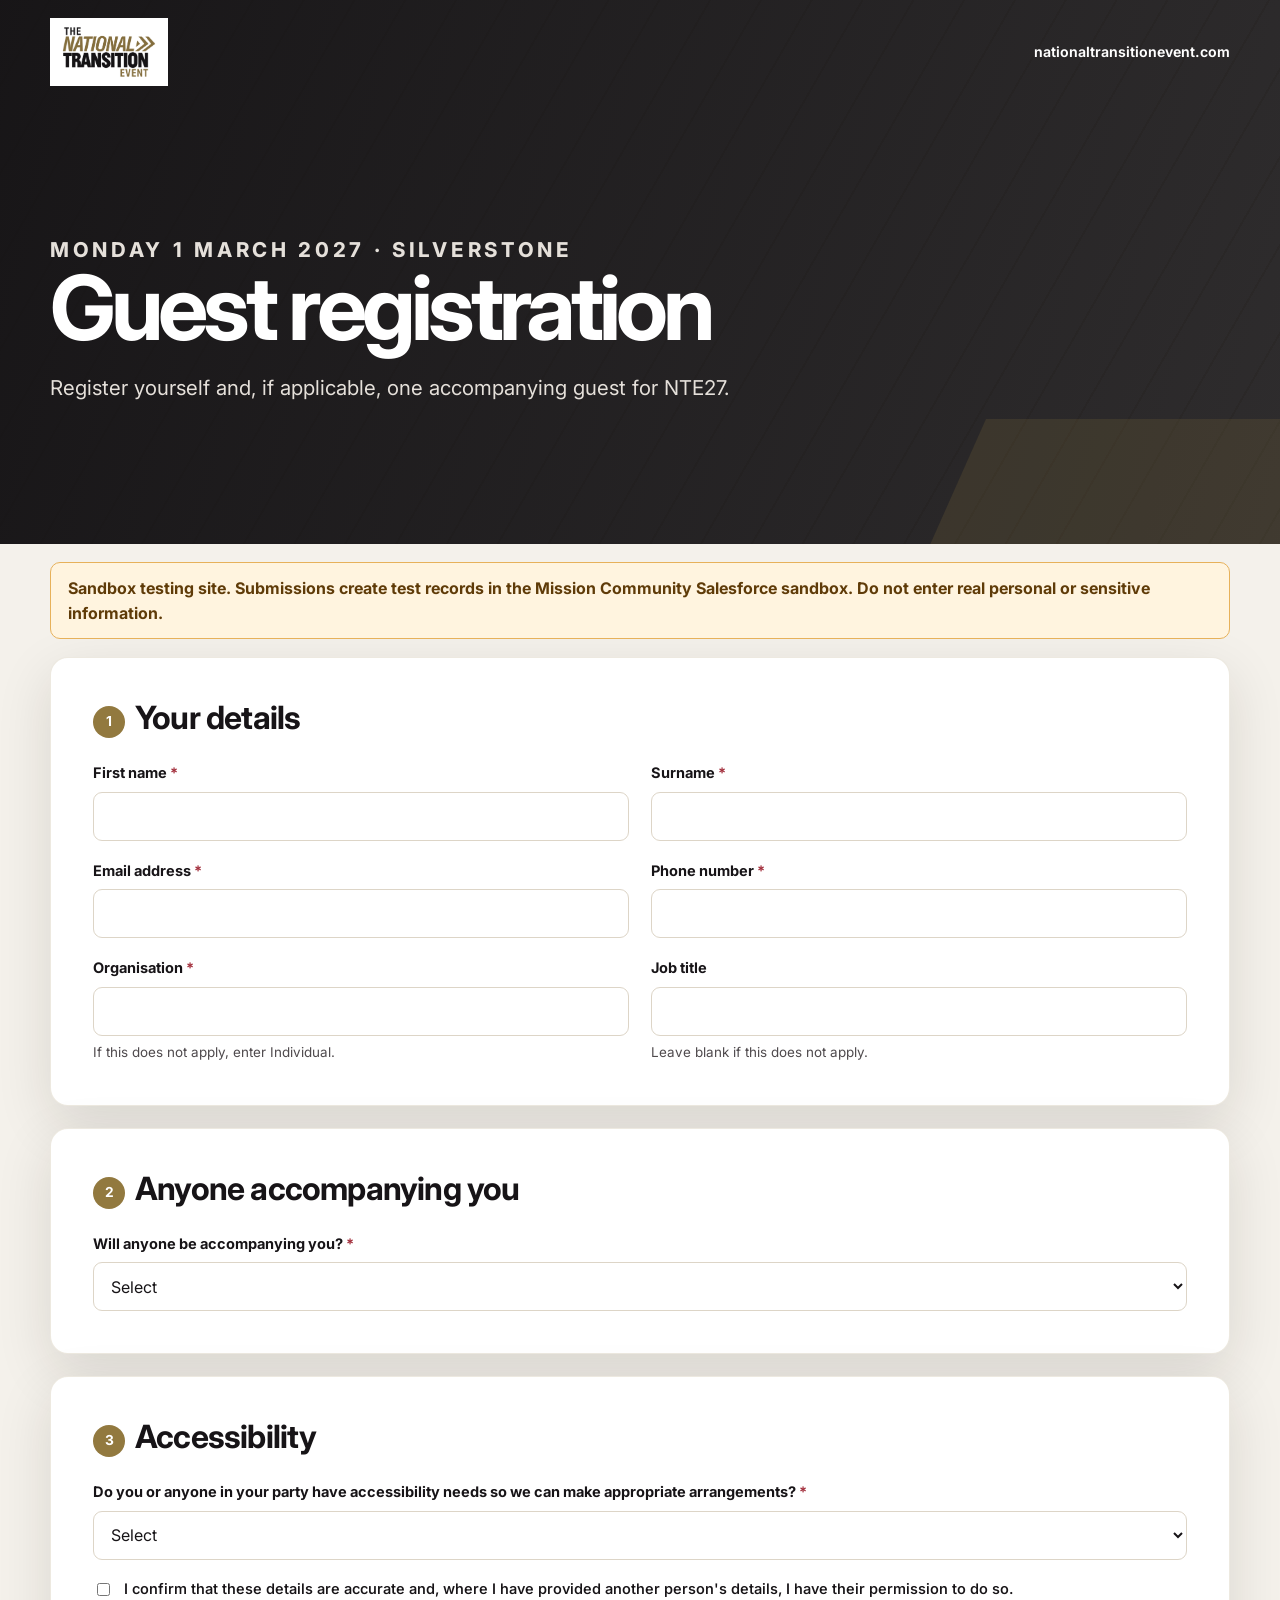
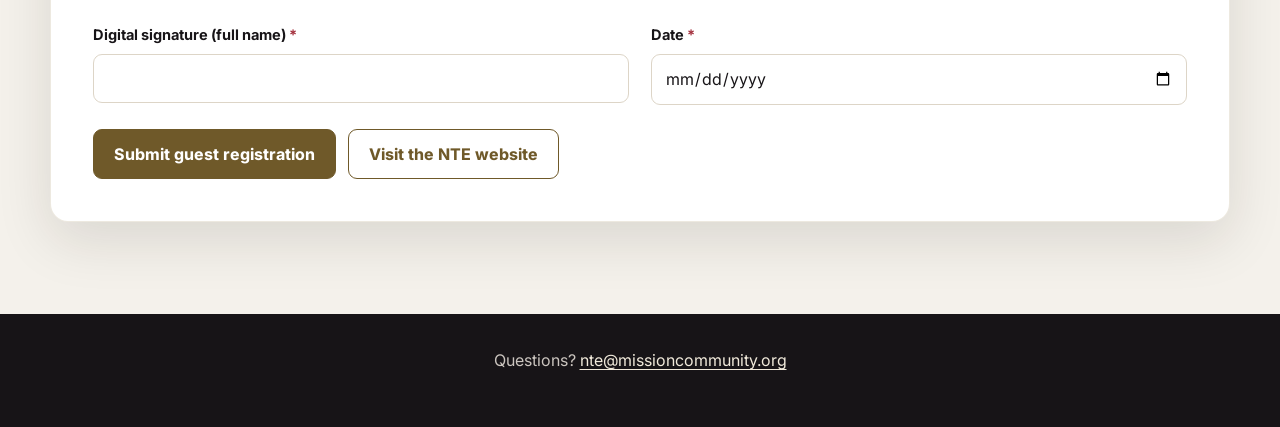
<file: guest-registration.html>
<!doctype html>
<html lang="en-GB">
<head>
  <meta charset="utf-8">
  <meta name="viewport" content="width=device-width, initial-scale=1">
  <title>NTE27 Guest Registration</title>
  <meta name="description" content="Register as a guest for the National Transition Event 2027 at Silverstone.">
  <link rel="preconnect" href="https://fonts.googleapis.com">
  <link rel="preconnect" href="https://fonts.gstatic.com" crossorigin>
  <link href="https://fonts.googleapis.com/css2?family=Inter:wght@400;550;650;750;800&amp;display=swap" rel="stylesheet">
  <link rel="stylesheet" href="assets/styles.css?v=20260818-2">
</head>
<body>
  <header class="site-header">
    <nav class="nav" aria-label="Primary navigation"><a class="brand" href="https://www.nationaltransitionevent.com/"><img class="brand-logo" src="assets/nte-logo-white.png" alt="The National Transition Event"></a><a class="nav-link" href="https://www.nationaltransitionevent.com/">nationaltransitionevent.com</a></nav>
    <div class="hero"><p class="eyebrow">Monday 1 March 2027 · Silverstone</p><h1>Guest registration</h1><p>Register yourself and, if applicable, one accompanying guest for NTE27.</p></div>
  </header>
  <main class="page-shell">
    <form class="main-column" data-web-to-lead data-form-kind="guest" data-lead-source="Customer Event" data-confirmation-preview="Thank you. We have received your NTE27 guest registration. The event team will send further information closer to the event.">
      <input type="hidden" value="Guest Registration" data-sf-field="Web_Form_Type__c">
      <input type="hidden" value="guest-registration-v3" data-sf-field="Form_Version__c">
      <input type="hidden" data-sf-field="NTE_Event_Code__c">
      <input type="hidden" data-combine-fields="guest-companion-first-name,guest-companion-last-name" data-sf-field="Accompanying_Guest_Name__c">

      <section class="card">
        <h2><span class="section-number">1</span>Your details</h2>
        <div class="grid">
          <div class="field"><label class="required" for="guest-first-name">First name</label><input id="guest-first-name" required autocomplete="given-name" data-sf-field="FirstName"></div>
          <div class="field"><label class="required" for="guest-last-name">Surname</label><input id="guest-last-name" required autocomplete="family-name" data-sf-field="LastName"></div>
          <div class="field"><label class="required" for="guest-email">Email address</label><input id="guest-email" type="email" required autocomplete="email" data-sf-field="Email"></div>
          <div class="field"><label class="required" for="guest-phone">Phone number</label><input id="guest-phone" type="tel" required autocomplete="tel" data-sf-field="Phone"></div>
          <div class="field"><label class="required" for="guest-organisation">Organisation</label><input id="guest-organisation" required autocomplete="organization" data-sf-field="Company"><span class="help">If this does not apply, enter Individual.</span></div>
          <div class="field"><label for="guest-title">Job title</label><input id="guest-title" autocomplete="organization-title" data-sf-field="Title"><span class="help">Leave blank if this does not apply.</span></div>
        </div>
      </section>

      <section class="card">
        <h2><span class="section-number">2</span>Anyone accompanying you</h2>
        <div class="grid">
          <div class="field full"><label class="required" for="guest-accompanying">Will anyone be accompanying you?</label><select id="guest-accompanying" required data-sf-field="Guest_Accompanying__c"><option value="">Select</option><option>Yes</option><option>No</option></select></div>
        </div>
        <div class="conditional" data-conditional-for="guest-accompanying" data-conditional-value="Yes">
          <div class="grid">
            <div class="field"><label class="required" for="guest-companion-first-name">First name</label><input id="guest-companion-first-name" maxlength="40" data-required-when-visible autocomplete="given-name"></div>
            <div class="field"><label class="required" for="guest-companion-last-name">Surname</label><input id="guest-companion-last-name" maxlength="80" data-required-when-visible autocomplete="family-name"></div>
            <div class="field full"><label class="required" for="guest-companion-email">Email address</label><input id="guest-companion-email" type="email" data-required-when-visible autocomplete="email" data-sf-field="Accompanying_Guest_Email__c"></div>
          </div>
        </div>
      </section>

      <section class="card">
        <h2><span class="section-number">3</span>Accessibility</h2>
        <div class="grid">
          <div class="field full"><label class="required" for="guest-accessibility">Do you or anyone in your party have accessibility needs so we can make appropriate arrangements?</label><select id="guest-accessibility" required data-sf-field="Guest_Accessibility_Required__c"><option value="">Select</option><option>Yes</option><option>No</option></select></div>
        </div>
        <div class="conditional" data-conditional-for="guest-accessibility" data-conditional-value="Yes">
          <div class="field full"><label class="required" for="guest-accessibility-details">Please tell us what arrangements would help</label><textarea id="guest-accessibility-details" data-required-when-visible data-sf-field="Guest_Accessibility_Details__c" placeholder="Please provide any relevant details."></textarea></div>
        </div>
        <div class="checkline"><input id="guest-declaration" type="checkbox" value="Yes" required data-sf-field="Guest_Information_Declaration__c"><label for="guest-declaration">I confirm that these details are accurate and, where I have provided another person's details, I have their permission to do so.</label></div>
        <div class="grid">
          <div class="field"><label class="required" for="guest-signature">Digital signature (full name)</label><input id="guest-signature" required autocomplete="name" data-sf-field="Declaration_Name__c"></div>
          <div class="field"><label class="required" for="guest-signature-date">Date</label><input id="guest-signature-date" type="date" required data-sf-field="Declaration_Date__c"></div>
        </div>
        <div class="button-row"><button class="button" type="submit">Submit guest registration</button><a class="button-secondary" href="https://www.nationaltransitionevent.com/">Visit the NTE website</a></div>
        <div data-form-status hidden aria-live="polite"></div>
      </section>

    </form>
  </main>
  <footer class="site-footer">Questions? <a href="mailto:nte@missioncommunity.org">nte@missioncommunity.org</a></footer>
  <script src="assets/config.js?v=20260818-2"></script><script src="assets/forms.js?v=20260818-2"></script>
</body>
</html>
</file>
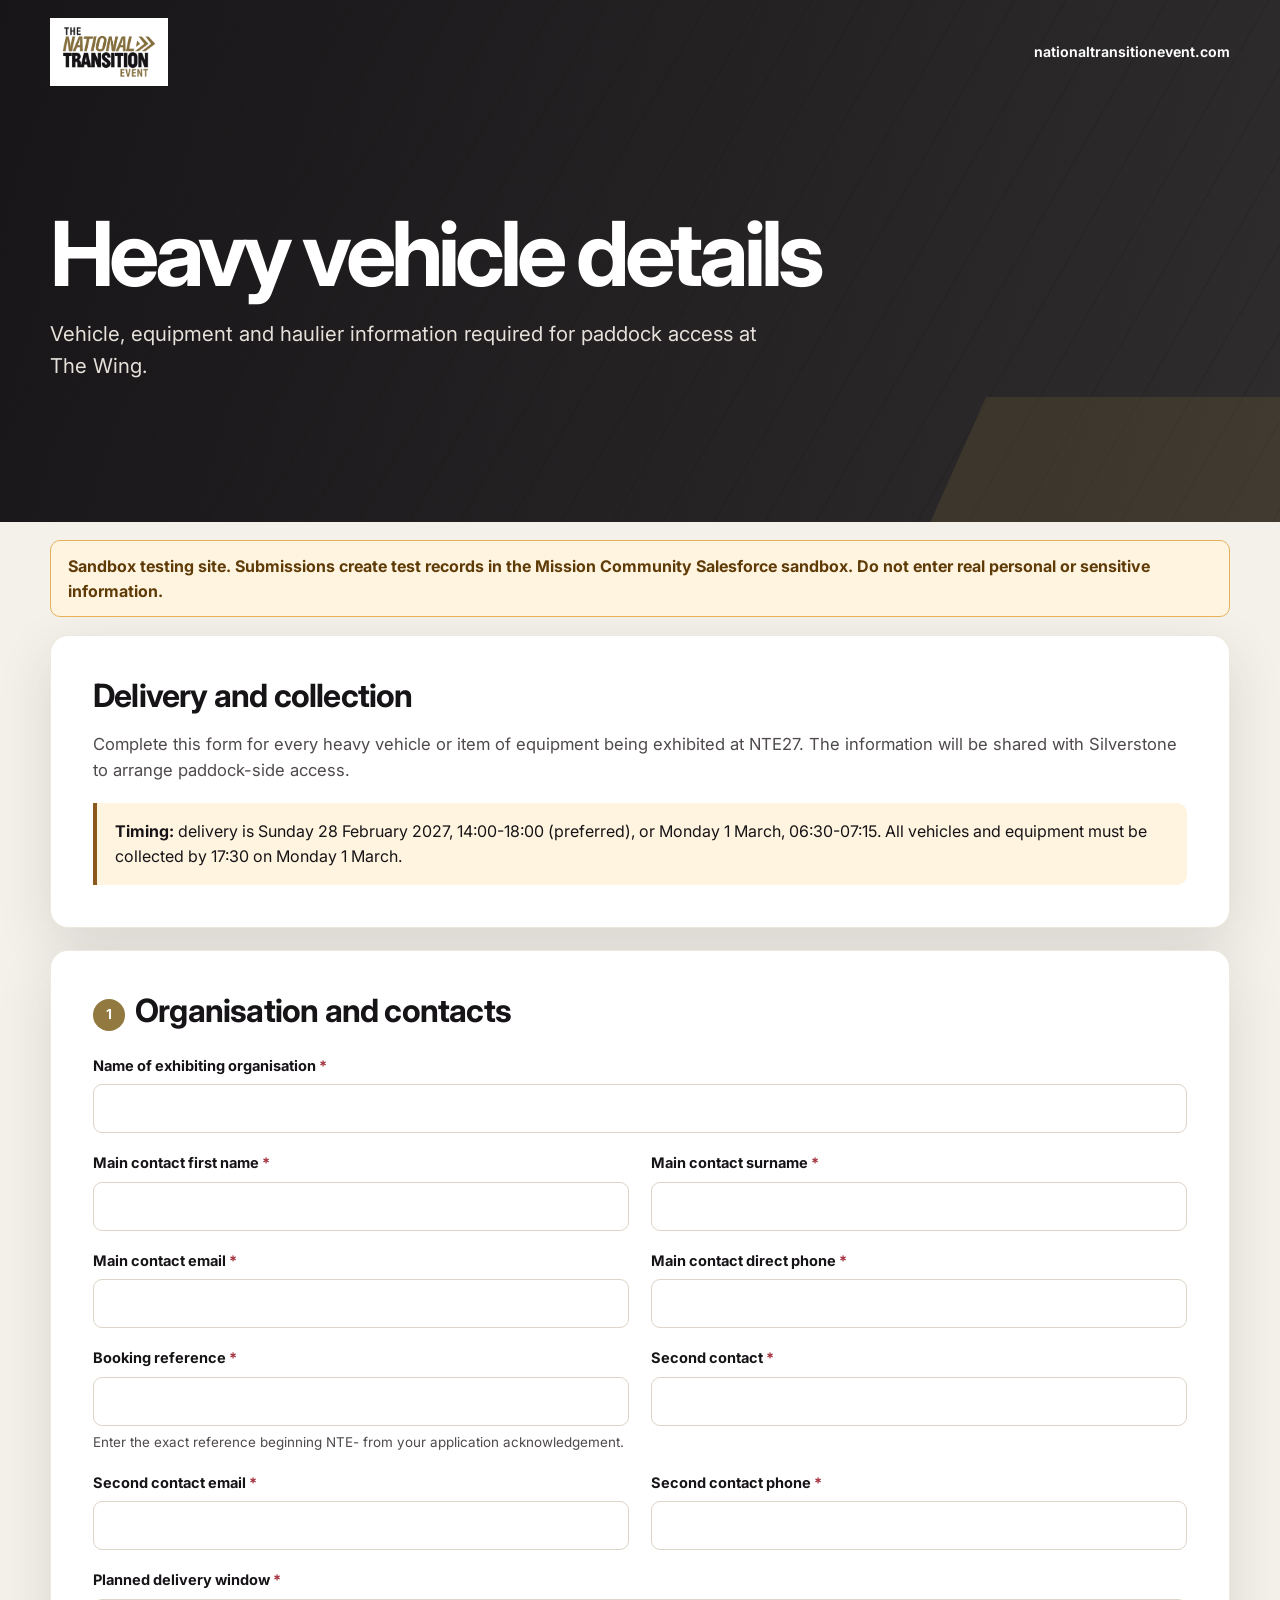
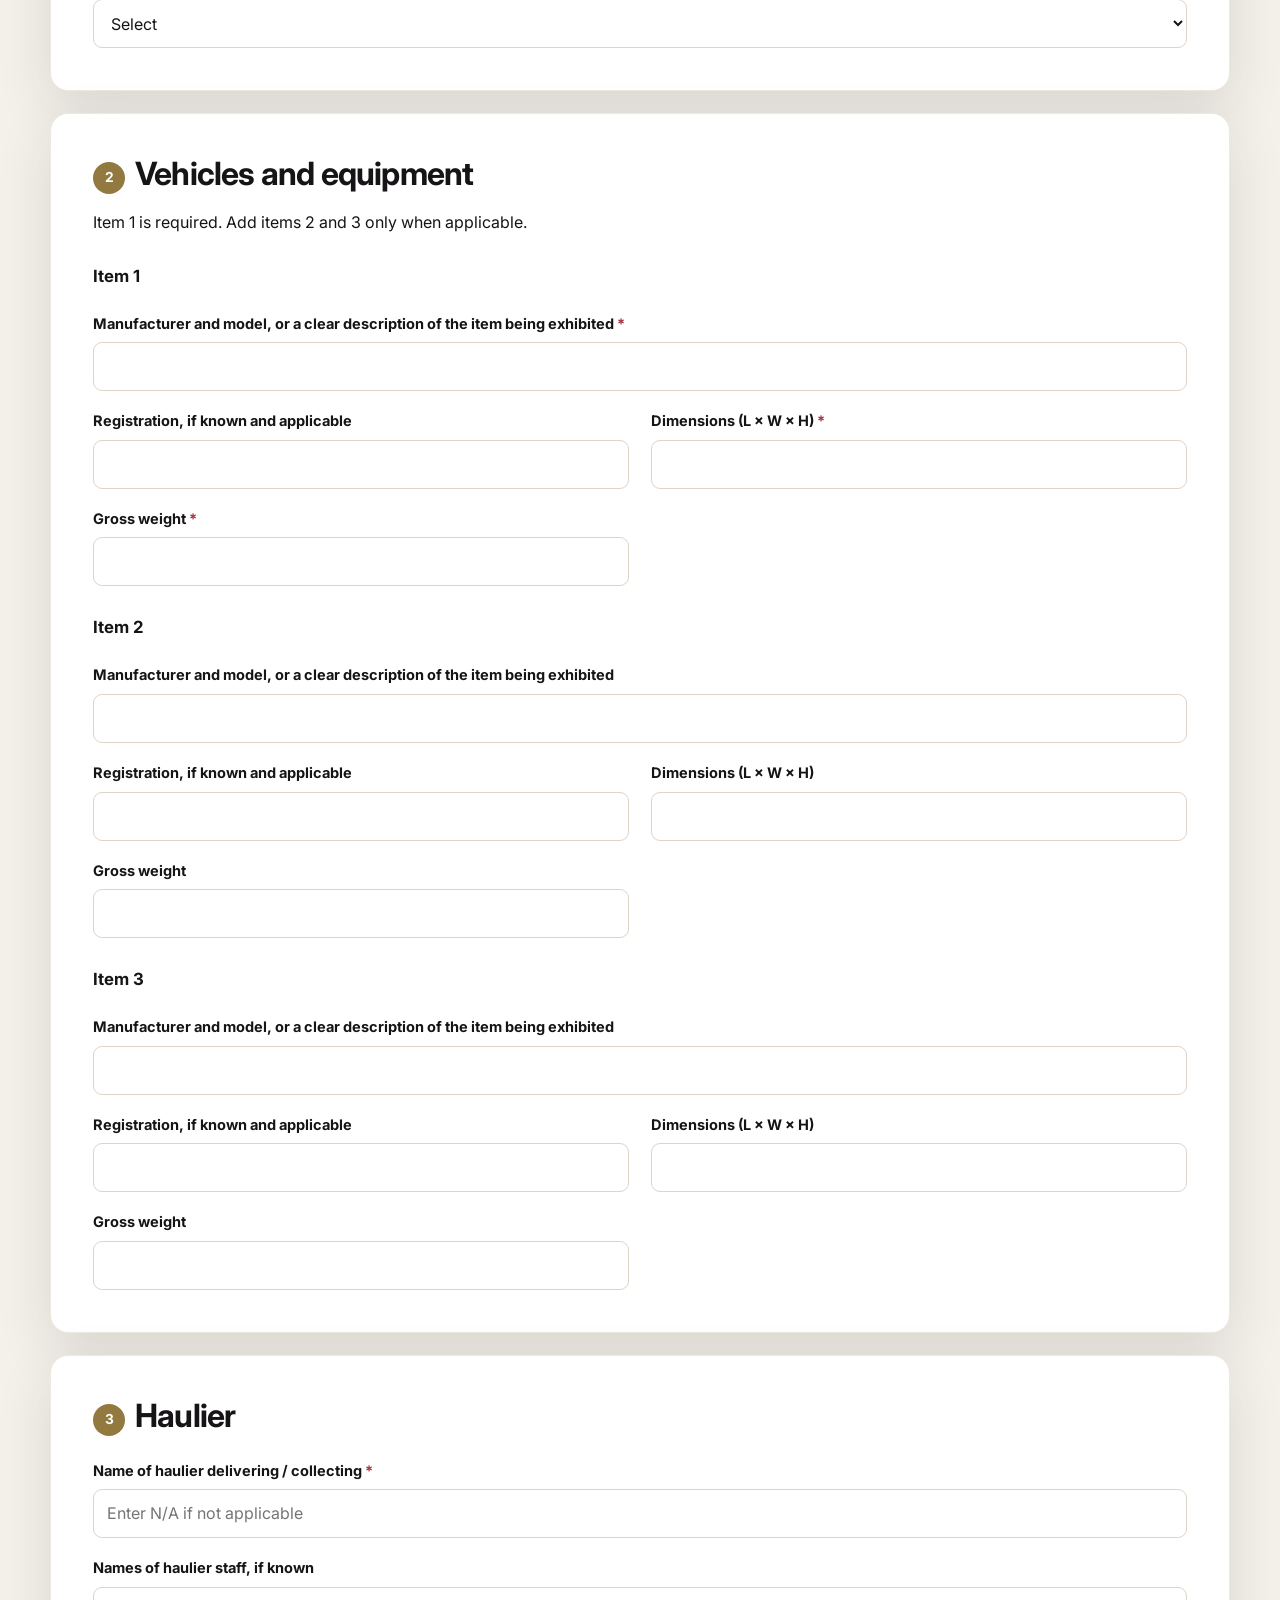
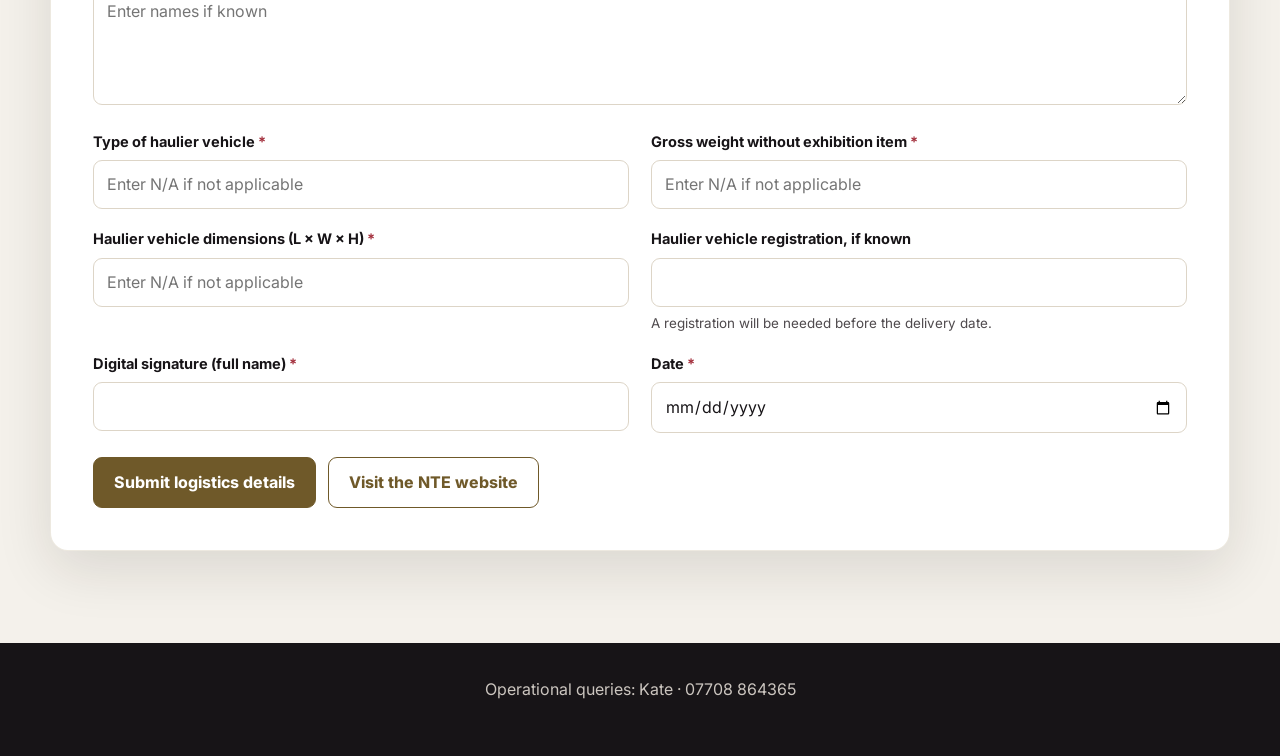
<file: heavy-vehicle-details.html>
<!doctype html>
<html lang="en-GB">
<head>
  <meta charset="utf-8"><meta name="viewport" content="width=device-width, initial-scale=1"><meta name="robots" content="noindex,nofollow">
  <title>NTE27 Heavy Vehicle, Equipment and Haulier Details</title>
  <link rel="preconnect" href="https://fonts.googleapis.com"><link rel="preconnect" href="https://fonts.gstatic.com" crossorigin><link href="https://fonts.googleapis.com/css2?family=Inter:wght@400;550;650;750;800&amp;display=swap" rel="stylesheet"><link rel="stylesheet" href="assets/styles.css?v=20260818-2">
</head>
<body>
  <header class="site-header"><nav class="nav"><a class="brand" href="https://www.nationaltransitionevent.com/"><img class="brand-logo" src="assets/nte-logo-white.png" alt="The National Transition Event"></a><a class="nav-link" href="https://www.nationaltransitionevent.com/">nationaltransitionevent.com</a></nav><div class="hero"><h1>Heavy vehicle details</h1><p>Vehicle, equipment and haulier information required for paddock access at The Wing.</p></div></header>
  <main class="page-shell">
    <form class="main-column" data-web-to-lead data-lead-source="Customer Event" data-confirmation-preview="Thank you. We have received your heavy vehicle, equipment and haulier details. The NTE team will reconcile them with your booking and contact you if anything further is needed.">
      <input type="hidden" value="Heavy Vehicle Details" data-sf-field="Web_Form_Type__c"><input type="hidden" value="heavy-vehicle-details-v5" data-sf-field="Form_Version__c"><input type="hidden" data-sf-field="NTE_Event_Code__c"><input type="hidden" data-combine-fields="vehicle-first-name,vehicle-last-name" data-sf-field="Event_Contact_Name__c"><input type="hidden" data-copy-value-from="vehicle-email" data-sf-field="Event_Contact_Email__c"><input type="hidden" data-copy-value-from="vehicle-phone" data-sf-field="Event_Contact_Mobile__c">
      <section class="card"><h2>Delivery and collection</h2><p class="lede">Complete this form for every heavy vehicle or item of equipment being exhibited at NTE27. The information will be shared with Silverstone to arrange paddock-side access.</p><div class="callout warning"><strong>Timing:</strong> delivery is Sunday 28 February 2027, 14:00-18:00 (preferred), or Monday 1 March, 06:30-07:15. All vehicles and equipment must be collected by 17:30 on Monday 1 March.</div></section>
      <section class="card">
        <h2><span class="section-number">1</span>Organisation and contacts</h2>
        <div class="grid">
          <div class="field full"><label class="required" for="vehicle-company">Name of exhibiting organisation</label><input id="vehicle-company" required data-sf-field="Company"></div>
          <div class="field"><label class="required" for="vehicle-first-name">Main contact first name</label><input id="vehicle-first-name" required data-sf-field="FirstName"></div>
          <div class="field"><label class="required" for="vehicle-last-name">Main contact surname</label><input id="vehicle-last-name" required data-sf-field="LastName"></div>
          <div class="field"><label class="required" for="vehicle-email">Main contact email</label><input id="vehicle-email" type="email" required data-sf-field="Email"></div>
          <div class="field"><label class="required" for="vehicle-phone">Main contact direct phone</label><input id="vehicle-phone" type="tel" required data-sf-field="Phone"></div>
          <div class="field"><label class="required" for="vehicle-reference">Booking reference</label><input id="vehicle-reference" required autocomplete="off" data-sf-field="Target_Booking_Reference__c"><span class="help">Enter the exact reference beginning NTE- from your application acknowledgement.</span></div>
          <div class="field"><label class="required" for="vehicle-second-contact">Second contact</label><input id="vehicle-second-contact" required data-sf-field="Secondary_Contact_Name__c"></div>
          <div class="field"><label class="required" for="vehicle-second-email">Second contact email</label><input id="vehicle-second-email" type="email" required data-sf-field="Secondary_Contact_Email__c"></div>
          <div class="field"><label class="required" for="vehicle-second-phone">Second contact phone</label><input id="vehicle-second-phone" type="tel" required data-sf-field="Secondary_Contact_Phone__c"></div>
          <div class="field full"><label class="required" for="delivery-window">Planned delivery window</label><select id="delivery-window" required data-sf-field="Delivery_Window__c"><option value="">Select</option><option>Sunday 28 February between 14:00 - 18:00</option><option>Monday 1 March between 06:30 - 07:15</option></select></div>
        </div>
      </section>
      <section class="card">
        <h2><span class="section-number">2</span>Vehicles and equipment</h2>
        <p>Item 1 is required. Add items 2 and 3 only when applicable.</p>
        <h3>Item 1</h3><div class="grid"><div class="field full"><label class="required" for="item1-description">Manufacturer and model, or a clear description of the item being exhibited</label><input id="item1-description" required data-sf-field="Heavy_Item_1_Description__c"></div><div class="field"><label for="item1-registration">Registration, if known and applicable</label><input id="item1-registration" data-sf-field="Heavy_Item_1_Registration__c"></div><div class="field"><label class="required" for="item1-dimensions">Dimensions (L × W × H)</label><input id="item1-dimensions" required data-sf-field="Heavy_Item_1_Dimensions__c"></div><div class="field"><label class="required" for="item1-weight">Gross weight</label><input id="item1-weight" required data-sf-field="Heavy_Item_1_Gross_Weight__c"></div></div>
        <h3>Item 2</h3><div class="grid"><div class="field full"><label for="item2-description">Manufacturer and model, or a clear description of the item being exhibited</label><input id="item2-description" data-sf-field="Heavy_Item_2_Description__c"></div><div class="field"><label for="item2-registration">Registration, if known and applicable</label><input id="item2-registration" data-sf-field="Heavy_Item_2_Registration__c"></div><div class="field"><label for="item2-dimensions">Dimensions (L × W × H)</label><input id="item2-dimensions" data-sf-field="Heavy_Item_2_Dimensions__c"></div><div class="field"><label for="item2-weight">Gross weight</label><input id="item2-weight" data-sf-field="Heavy_Item_2_Gross_Weight__c"></div></div>
        <h3>Item 3</h3><div class="grid"><div class="field full"><label for="item3-description">Manufacturer and model, or a clear description of the item being exhibited</label><input id="item3-description" data-sf-field="Heavy_Item_3_Description__c"></div><div class="field"><label for="item3-registration">Registration, if known and applicable</label><input id="item3-registration" data-sf-field="Heavy_Item_3_Registration__c"></div><div class="field"><label for="item3-dimensions">Dimensions (L × W × H)</label><input id="item3-dimensions" data-sf-field="Heavy_Item_3_Dimensions__c"></div><div class="field"><label for="item3-weight">Gross weight</label><input id="item3-weight" data-sf-field="Heavy_Item_3_Gross_Weight__c"></div></div>
      </section>
      <section class="card">
        <h2><span class="section-number">3</span>Haulier</h2>
        <div class="grid">
          <div class="field full"><label class="required" for="haulier-name">Name of haulier delivering / collecting</label><input id="haulier-name" required placeholder="Enter N/A if not applicable" data-sf-field="Haulier_Name__c"></div>
          <div class="field full"><label for="haulier-staff">Names of haulier staff, if known</label><textarea id="haulier-staff" placeholder="Enter names if known" data-sf-field="Haulier_Staff__c"></textarea></div>
          <div class="field"><label class="required" for="haulier-type">Type of haulier vehicle</label><input id="haulier-type" required placeholder="Enter N/A if not applicable" data-sf-field="Haulier_Vehicle_Type__c"></div>
          <div class="field"><label class="required" for="haulier-weight">Gross weight without exhibition item</label><input id="haulier-weight" required placeholder="Enter N/A if not applicable" data-sf-field="Haulier_Vehicle_Gross_Weight__c"></div>
          <div class="field"><label class="required" for="haulier-dimensions">Haulier vehicle dimensions (L × W × H)</label><input id="haulier-dimensions" required placeholder="Enter N/A if not applicable" data-sf-field="Haulier_Vehicle_Dimensions__c"></div>
          <div class="field"><label for="haulier-registration">Haulier vehicle registration, if known</label><input id="haulier-registration" data-sf-field="Haulier_Vehicle_Registration__c"><span class="help">A registration will be needed before the delivery date.</span></div>
          <div class="field"><label class="required" for="vehicle-signature">Digital signature (full name)</label><input id="vehicle-signature" required autocomplete="name" data-sf-field="Declaration_Name__c"></div>
          <div class="field"><label class="required" for="vehicle-signature-date">Date</label><input id="vehicle-signature-date" type="date" required data-sf-field="Declaration_Date__c"></div>
        </div>
        <div class="button-row"><button class="button" type="submit">Submit logistics details</button><a class="button-secondary" href="https://www.nationaltransitionevent.com/">Visit the NTE website</a></div><div data-form-status hidden aria-live="polite"></div>
      </section>
    </form>
  </main>
  <footer class="site-footer">Operational queries: Kate · 07708 864365</footer><script src="assets/config.js?v=20260818-2"></script><script src="assets/forms.js?v=20260818-2"></script>
</body>
</html>
</file>
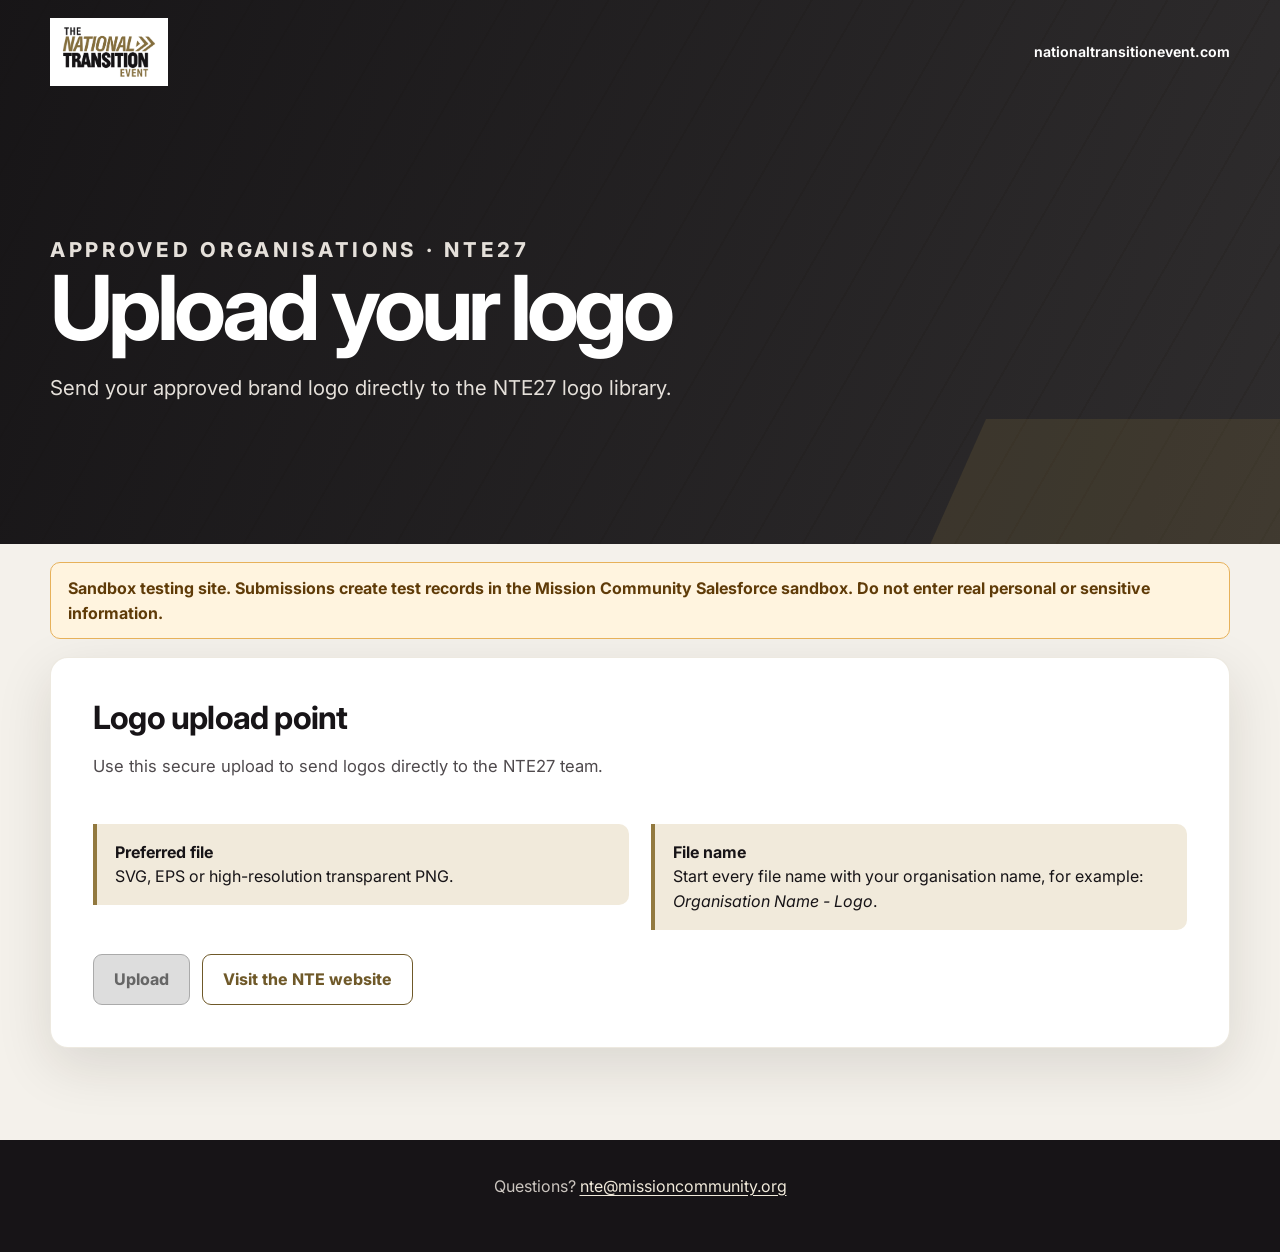
<file: logo-upload.html>
<!doctype html>
<html lang="en-GB">
<head>
  <meta charset="utf-8"><meta name="viewport" content="width=device-width, initial-scale=1"><meta name="robots" content="noindex,nofollow">
  <title>Upload your NTE27 logo</title>
  <link rel="preconnect" href="https://fonts.googleapis.com"><link rel="preconnect" href="https://fonts.gstatic.com" crossorigin><link href="https://fonts.googleapis.com/css2?family=Inter:wght@400;550;650;750;800&amp;display=swap" rel="stylesheet"><link rel="stylesheet" href="assets/styles.css?v=20260818-2">
</head>
<body>
  <header class="site-header"><nav class="nav"><a class="brand" href="https://www.nationaltransitionevent.com/"><img class="brand-logo" src="assets/nte-logo-white.png" alt="The National Transition Event"></a><a class="nav-link" href="https://www.nationaltransitionevent.com/">nationaltransitionevent.com</a></nav><div class="hero"><p class="eyebrow">Approved organisations · NTE27</p><h1>Upload your logo</h1><p>Send your approved brand logo directly to the NTE27 logo library.</p></div></header>
  <main class="page-shell">
    <section class="card">
      <h2>Logo upload point</h2>
      <p class="lede">Use this secure upload to send logos directly to the NTE27 team.</p>
      <div class="grid">
        <div class="field"><div class="callout"><strong>Preferred file</strong><br>SVG, EPS or high-resolution transparent PNG.</div></div>
        <div class="field"><div class="callout"><strong>File name</strong><br>Start every file name with your organisation name, for example: <em>Organisation Name - Logo</em>.</div></div>
      </div>
      <div class="button-row"><a class="button" data-config-link="logo" aria-disabled="true">Upload</a><a class="button-secondary" href="https://www.nationaltransitionevent.com/">Visit the NTE website</a></div>
    </section>
  </main>
  <footer class="site-footer">Questions? <a href="mailto:nte@missioncommunity.org">nte@missioncommunity.org</a></footer><script src="assets/config.js?v=20260818-2"></script><script src="assets/forms.js?v=20260818-2"></script>
</body>
</html>
</file>
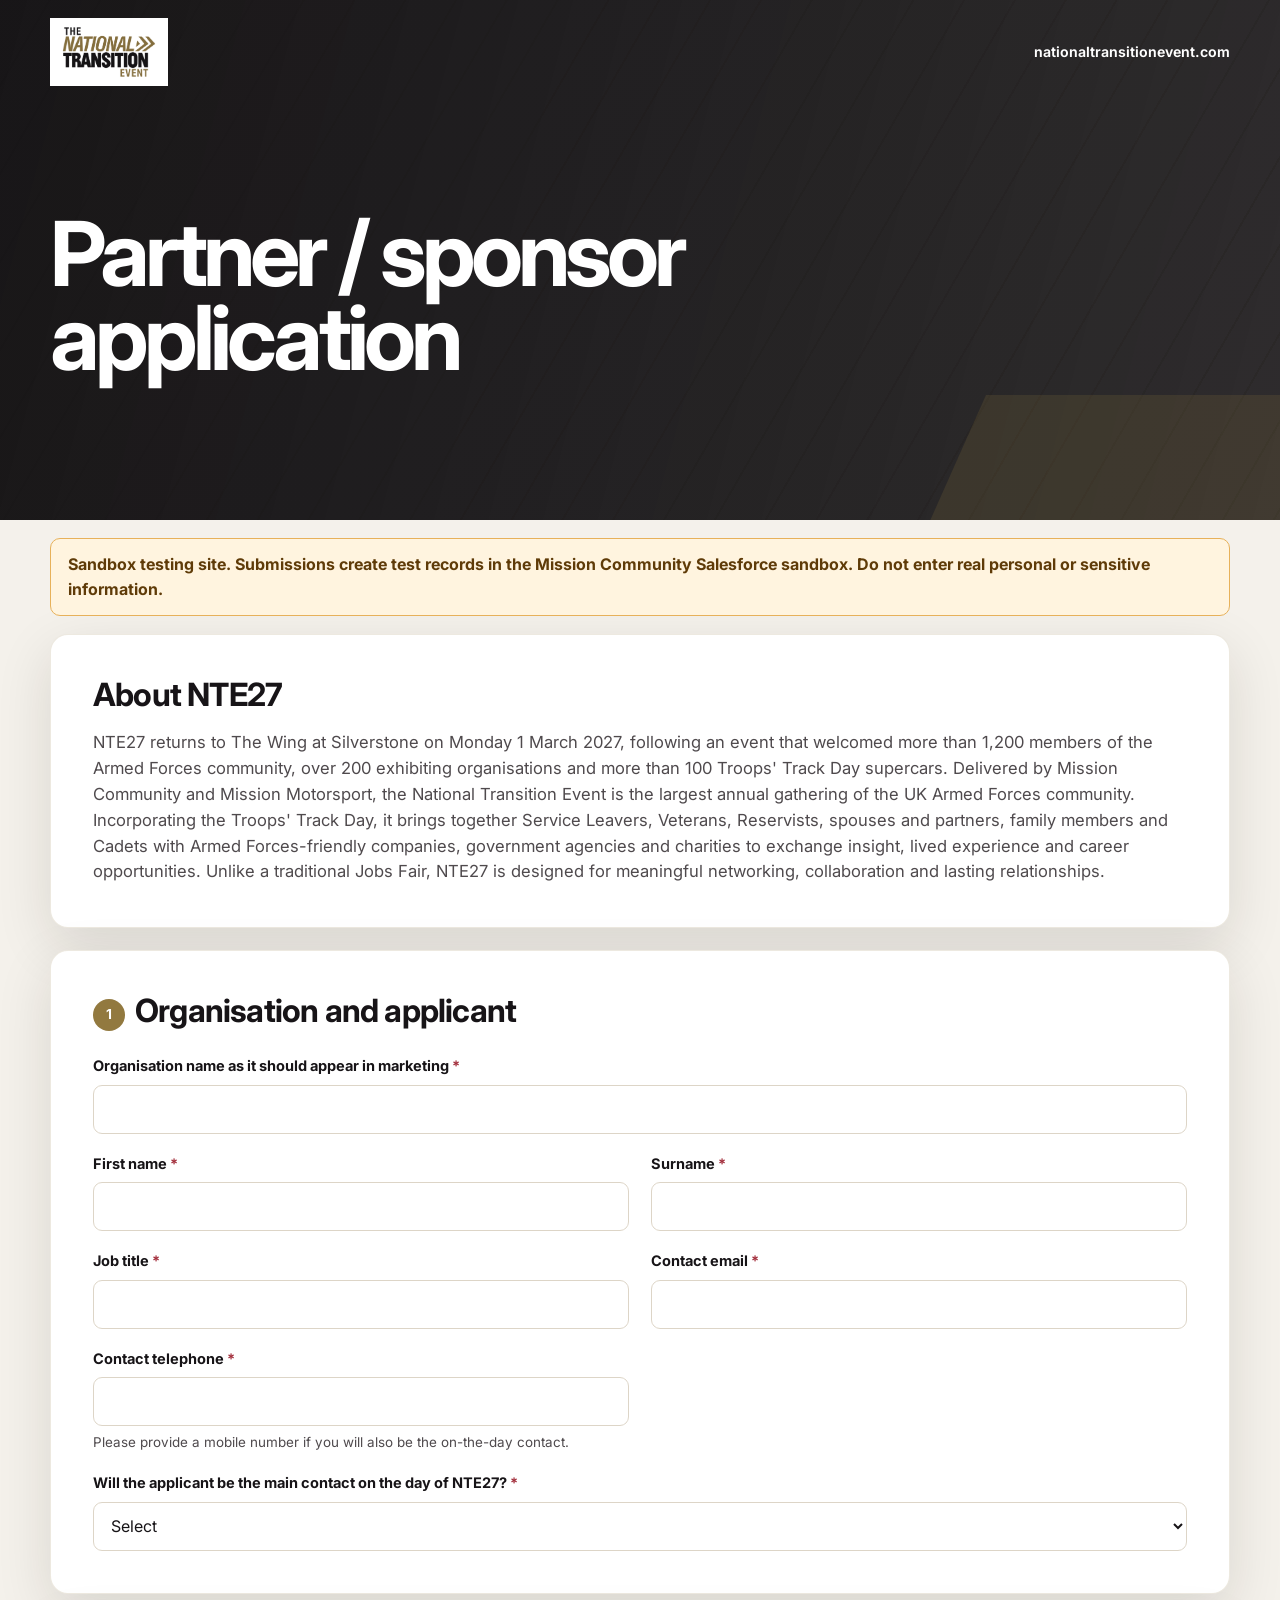
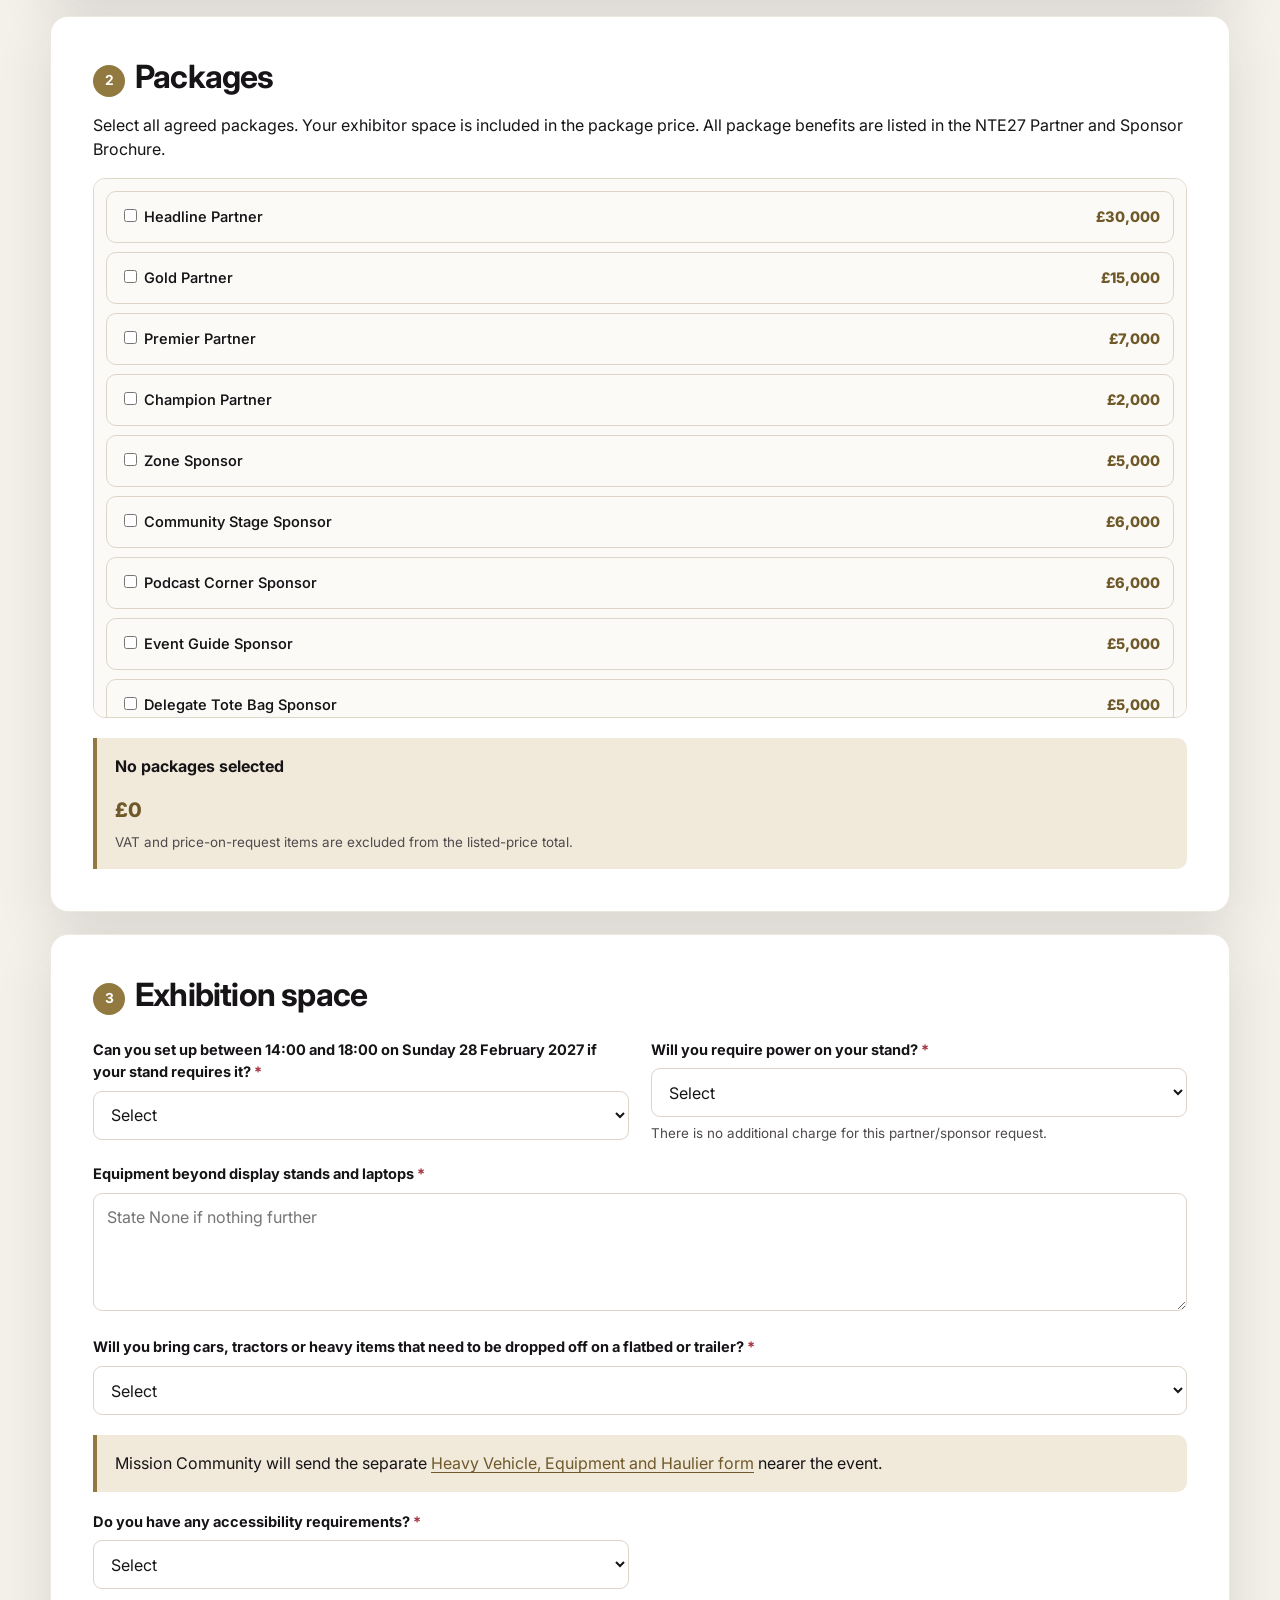
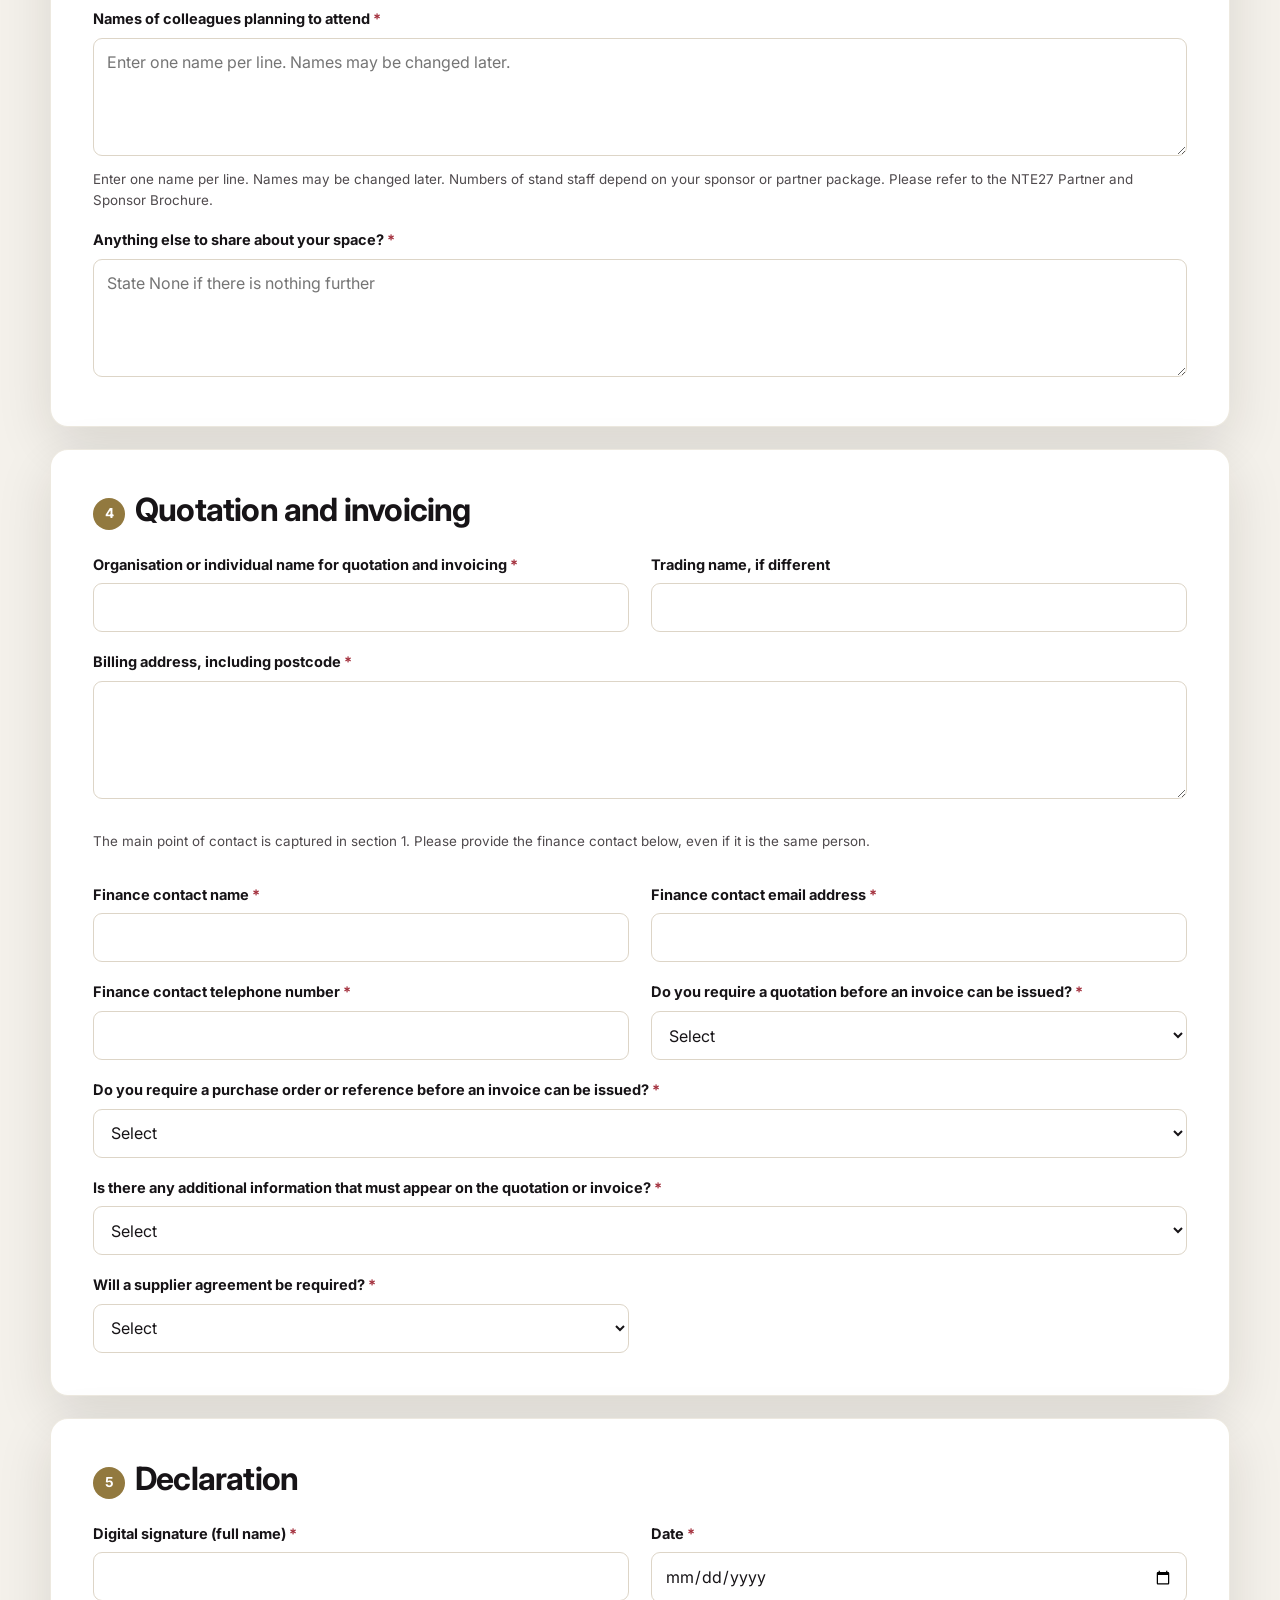
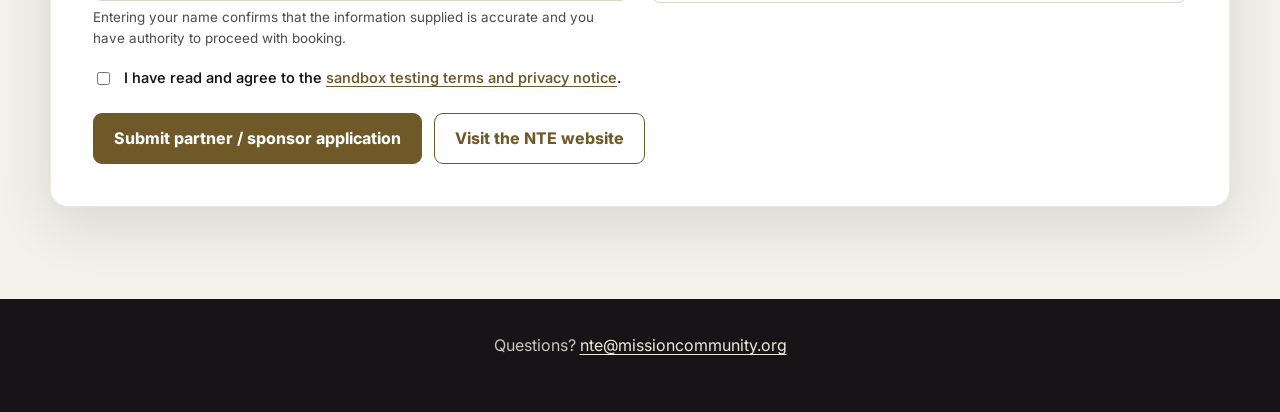
<file: partner-sponsor-application.html>
<!doctype html>
<html lang="en-GB">
<head>
  <meta charset="utf-8"><meta name="viewport" content="width=device-width, initial-scale=1">
  <title>NTE27 Partner / Sponsor Application</title>
  <link rel="preconnect" href="https://fonts.googleapis.com"><link rel="preconnect" href="https://fonts.gstatic.com" crossorigin>
  <link href="https://fonts.googleapis.com/css2?family=Inter:wght@400;550;650;750;800&amp;display=swap" rel="stylesheet"><link rel="stylesheet" href="assets/styles.css?v=20260818-2">
</head>
<body>
  <header class="site-header">
    <nav class="nav"><a class="brand" href="https://www.nationaltransitionevent.com/"><img class="brand-logo" src="assets/nte-logo-white.png" alt="The National Transition Event"></a><a class="nav-link" href="https://www.nationaltransitionevent.com/">nationaltransitionevent.com</a></nav>
    <div class="hero"><h1>Partner / sponsor application</h1></div>
  </header>

  <main class="page-shell">
    <form class="main-column" data-web-to-lead data-lead-source="Customer Event" data-confirmation-preview="Thank you. Your NTE27 partnership / sponsorship is confirmed. The NTE team will review your requirements and contact you if anything needs clarification.">
      <input type="hidden" value="Partner / Sponsor Application" data-sf-field="Web_Form_Type__c">
      <input type="hidden" value="partner-sponsor-application-v8" data-sf-field="Form_Version__c">
      <input type="hidden" data-sf-field="NTE_Event_Code__c">
      <input type="hidden" data-sf-field="Booking_Reference__c">
      <input type="hidden" data-combine-fields="partner-first-name,partner-last-name" data-sf-field="Sponsored_Name__c">
      <input type="hidden" data-switch-copy="partner-day-contact-same" data-copy-when-yes="partner-first-name,partner-last-name" data-copy-when-no="partner-day-first-name,partner-day-last-name" data-copy-mode="combine" data-sf-field="Event_Contact_Name__c">
      <input type="hidden" data-switch-copy="partner-day-contact-same" data-copy-when-yes="partner-title" data-copy-when-no="partner-day-title" data-sf-field="Event_Contact_Title__c">
      <input type="hidden" data-switch-copy="partner-day-contact-same" data-copy-when-yes="partner-email" data-copy-when-no="partner-day-email" data-sf-field="Event_Contact_Email__c">
      <input type="hidden" data-switch-copy="partner-day-contact-same" data-copy-when-yes="partner-phone" data-copy-when-no="partner-day-mobile" data-sf-field="Event_Contact_Mobile__c">
      <input type="hidden" value="0" data-sf-field="Sponsor_Package_Total__c">
      <input type="hidden" value="0" data-sf-field="Exhibitor_Space_Price__c">
      <input type="hidden" value="0" data-sf-field="Power_Socket_Unit_Price__c">
      <input type="hidden" value="0" data-sf-field="Power_Socket_Total__c">
      <input type="hidden" value="0" data-sf-field="Additional_Staff_Unit_Price__c">
      <input type="hidden" value="0" data-sf-field="Additional_Staff_Total__c">
      <input type="hidden" value="0" data-sf-field="Listed_Price_Total__c">
      <input type="hidden" value="0" data-sf-field="Price_On_Request__c">
      <input type="hidden" value="Calculated" data-sf-field="Pricing_Status__c">
      <input type="hidden" value="NTE27-2026-08-17" data-sf-field="Pricing_Version__c">
      <input type="hidden" value="Yes" data-sf-field="Invoice_Required__c">

      <section class="card"><h2>About NTE27</h2><p class="lede">NTE27 returns to The Wing at Silverstone on Monday 1 March 2027, following an event that welcomed more than 1,200 members of the Armed Forces community, over 200 exhibiting organisations and more than 100 Troops' Track Day supercars. Delivered by Mission Community and Mission Motorsport, the National Transition Event is the largest annual gathering of the UK Armed Forces community. Incorporating the Troops' Track Day, it brings together Service Leavers, Veterans, Reservists, spouses and partners, family members and Cadets with Armed Forces-friendly companies, government agencies and charities to exchange insight, lived experience and career opportunities. Unlike a traditional Jobs Fair, NTE27 is designed for meaningful networking, collaboration and lasting relationships.</p></section>

      <section class="card">
        <h2><span class="section-number">1</span>Organisation and applicant</h2>
        <div class="grid">
          <div class="field full"><label class="required" for="partner-company">Organisation name as it should appear in marketing</label><input id="partner-company" required autocomplete="organization" data-sf-field="Company"></div>
          <div class="field"><label class="required" for="partner-first-name">First name</label><input id="partner-first-name" required autocomplete="given-name" data-sf-field="FirstName"></div>
          <div class="field"><label class="required" for="partner-last-name">Surname</label><input id="partner-last-name" required autocomplete="family-name" data-sf-field="LastName"></div>
          <div class="field"><label class="required" for="partner-title">Job title</label><input id="partner-title" required autocomplete="organization-title" data-sf-field="Title"></div>
          <div class="field"><label class="required" for="partner-email">Contact email</label><input id="partner-email" type="email" required autocomplete="email" data-sf-field="Email"></div>
          <div class="field"><label class="required" for="partner-phone">Contact telephone</label><input id="partner-phone" type="tel" required autocomplete="tel" data-sf-field="Phone"><span class="help">Please provide a mobile number if you will also be the on-the-day contact.</span></div>
          <div class="field full"><label class="required" for="partner-day-contact-same">Will the applicant be the main contact on the day of NTE27?</label><select id="partner-day-contact-same" required><option value="">Select</option><option>Yes</option><option>No</option></select></div>
        </div>
        <div class="conditional" data-conditional-for="partner-day-contact-same" data-conditional-value="No">
          <h3>Contact on the day of NTE27</h3>
          <div class="grid">
            <div class="field"><label class="required" for="partner-day-first-name">First name</label><input id="partner-day-first-name" maxlength="40" data-required-when-visible autocomplete="given-name"></div>
            <div class="field"><label class="required" for="partner-day-last-name">Surname</label><input id="partner-day-last-name" maxlength="80" data-required-when-visible autocomplete="family-name"></div>
            <div class="field"><label class="required" for="partner-day-title">Job title</label><input id="partner-day-title" maxlength="128" data-required-when-visible></div>
            <div class="field"><label class="required" for="partner-day-email">Email address</label><input id="partner-day-email" type="email" maxlength="80" data-required-when-visible></div>
            <div class="field"><label class="required" for="partner-day-mobile">Mobile phone number</label><input id="partner-day-mobile" type="tel" maxlength="40" data-required-when-visible></div>
          </div>
        </div>
      </section>

      <section class="card">
        <h2><span class="section-number">2</span>Packages</h2>
        <p>Select all agreed packages. Your exhibitor space is included in the package price. All package benefits are listed in the NTE27 Partner and Sponsor Brochure.</p>
        <div class="options-list" data-required-checkbox-group data-required-message="Please select at least one package.">
          <label class="choice package-option"><span><input type="checkbox" value="Headline Partner" data-package-price="30000" data-sf-field="Sponsor_Package__c"> Headline Partner</span><span class="price">£30,000</span></label>
          <label class="choice package-option"><span><input type="checkbox" value="Gold Partner" data-package-price="15000" data-sf-field="Sponsor_Package__c"> Gold Partner</span><span class="price">£15,000</span></label>
          <label class="choice package-option"><span><input type="checkbox" value="Premier Partner" data-package-price="7000" data-sf-field="Sponsor_Package__c"> Premier Partner</span><span class="price">£7,000</span></label>
          <label class="choice package-option"><span><input type="checkbox" value="Champion Partner" data-package-price="2000" data-sf-field="Sponsor_Package__c"> Champion Partner</span><span class="price">£2,000</span></label>
          <label class="choice package-option"><span><input type="checkbox" value="Zone Sponsor" data-package-price="5000" data-sf-field="Sponsor_Package__c"> Zone Sponsor</span><span class="price">£5,000</span></label>
          <label class="choice package-option"><span><input type="checkbox" value="Community Stage Sponsor" data-package-price="6000" data-sf-field="Sponsor_Package__c"> Community Stage Sponsor</span><span class="price">£6,000</span></label>
          <label class="choice package-option"><span><input type="checkbox" value="Podcast Corner Sponsor" data-package-price="6000" data-sf-field="Sponsor_Package__c"> Podcast Corner Sponsor</span><span class="price">£6,000</span></label>
          <label class="choice package-option"><span><input type="checkbox" value="Event Guide Sponsor" data-package-price="5000" data-sf-field="Sponsor_Package__c"> Event Guide Sponsor</span><span class="price">£5,000</span></label>
          <label class="choice package-option"><span><input type="checkbox" value="Delegate Tote Bag Sponsor" data-package-price="5000" data-sf-field="Sponsor_Package__c"> Delegate Tote Bag Sponsor</span><span class="price">£5,000</span></label>
          <label class="choice package-option"><span><input type="checkbox" value="Helmet Bay Sponsor" data-package-price="3000" data-sf-field="Sponsor_Package__c"> Helmet Bay Sponsor</span><span class="price">£3,000</span></label>
          <label class="choice package-option"><span><input type="checkbox" value="Auditorium Sponsor" data-package-price="5000" data-sf-field="Sponsor_Package__c"> Auditorium Sponsor</span><span class="price">£5,000</span></label>
          <label class="choice package-option"><span><input type="checkbox" value="Live Stream Sponsor" data-package-price="6000" data-sf-field="Sponsor_Package__c"> Live Stream Sponsor</span><span class="price">£6,000</span></label>
          <label class="choice package-option"><span><input type="checkbox" value="Wristband Sponsor" data-package-price="3000" data-sf-field="Sponsor_Package__c"> Wristband Sponsor</span><span class="price">£3,000</span></label>
          <label class="choice package-option"><span><input type="checkbox" value="Escapade Sponsor" data-package-price="9000" data-sf-field="Sponsor_Package__c"> Escapade Sponsor</span><span class="price">£9,000</span></label>
          <label class="choice package-option"><span><input type="checkbox" value="Troops' Track Day Partner" data-package-price="poa" data-sf-field="Sponsor_Package__c"> Troops' Track Day Partner</span><span class="price">Price on request</span></label>
        </div>
        <div class="callout"><strong data-package-count>No packages selected</strong><p class="estimate" data-package-total>£0</p><span class="help">VAT and price-on-request items are excluded from the listed-price total.</span></div>
      </section>

      <section class="card">
        <h2><span class="section-number">3</span>Exhibition space</h2>
        <div class="grid">
          <div class="field"><label class="required" for="partner-sunday">Can you set up between 14:00 and 18:00 on Sunday 28 February 2027 if your stand requires it?</label><select id="partner-sunday" required data-sf-field="Exhibitor_Hall_Schedule__c"><option value="">Select</option><option>Yes</option><option>No</option></select></div>
          <div class="field"><label class="required" for="partner-power">Will you require power on your stand?</label><select id="partner-power" required data-sf-field="Stand_Power__c"><option value="">Select</option><option>Yes</option><option>No</option></select><span class="help">There is no additional charge for this partner/sponsor request.</span></div>
          <div class="field full"><label class="required" for="partner-equipment">Equipment beyond display stands and laptops</label><textarea id="partner-equipment" required placeholder="State None if nothing further" data-sf-field="Stand_Equipment__c"></textarea></div>
          <div class="field full"><label class="required" for="partner-heavy-vehicle">Will you bring cars, tractors or heavy items that need to be dropped off on a flatbed or trailer?</label><select id="partner-heavy-vehicle" required data-sf-field="Heavy_Vehicle_Required__c"><option value="">Select</option><option>Yes</option><option>No</option><option>Not known yet</option></select><div class="callout">Mission Community will send the separate <a href="heavy-vehicle-details.html">Heavy Vehicle, Equipment and Haulier form</a> nearer the event.</div></div>
          <div class="field"><label class="required" for="partner-accessibility">Do you have any accessibility requirements?</label><select id="partner-accessibility" required data-sf-field="Has_Special_Requirements__c"><option value="">Select</option><option>Yes</option><option>No</option></select></div>
          <div class="field conditional" data-conditional-for="partner-accessibility" data-conditional-value="Yes"><label class="required" for="partner-accessibility-details">Accessibility details</label><textarea id="partner-accessibility-details" data-required-when-visible data-sf-field="Stand_Special_Requirements__c"></textarea></div>
          <div class="field full"><label class="required" for="partner-colleagues">Names of colleagues planning to attend</label><textarea id="partner-colleagues" required placeholder="Enter one name per line. Names may be changed later." data-sf-field="Stand_Colleagues__c"></textarea><span class="help">Enter one name per line. Names may be changed later. Numbers of stand staff depend on your sponsor or partner package. Please refer to the NTE27 Partner and Sponsor Brochure.</span></div>
          <div class="field full"><label class="required" for="partner-extra-notes">Anything else to share about your space?</label><textarea id="partner-extra-notes" required placeholder="State None if there is nothing further" data-sf-field="Stand_Extra_Notes__c"></textarea></div>
        </div>
      </section>

      <section class="card">
        <h2><span class="section-number">4</span>Quotation and invoicing</h2>
        <div class="grid">
          <div class="field"><label class="required" for="partner-invoice-company">Organisation or individual name for quotation and invoicing</label><input id="partner-invoice-company" required data-sf-field="Invoiced_Company__c"></div>
          <div class="field"><label for="partner-trading-name">Trading name, if different</label><input id="partner-trading-name" data-sf-field="Trading_Name__c"></div>
          <div class="field full"><label class="required" for="partner-invoice-address">Billing address, including postcode</label><textarea id="partner-invoice-address" required data-sf-field="Invoice_Address__c"></textarea></div>
          <div class="field full"><p class="help">The main point of contact is captured in section 1. Please provide the finance contact below, even if it is the same person.</p></div>
          <div class="field"><label class="required" for="partner-invoice-person">Finance contact name</label><input id="partner-invoice-person" required data-sf-field="Invoiced_Person__c"></div>
          <div class="field"><label class="required" for="partner-invoice-email">Finance contact email address</label><input id="partner-invoice-email" type="email" required data-sf-field="Invoiced_Email__c"></div>
          <div class="field"><label class="required" for="partner-invoice-phone">Finance contact telephone number</label><input id="partner-invoice-phone" type="tel" required data-sf-field="Invoice_Contact_Phone__c"></div>
          <div class="field"><label class="required" for="partner-quote">Do you require a quotation before an invoice can be issued?</label><select id="partner-quote" required data-sf-field="Quote_Required_for_PO__c"><option value="">Select</option><option>Yes</option><option>No</option></select></div>
          <div class="field full"><label class="required" for="partner-po">Do you require a purchase order or reference before an invoice can be issued?</label><select id="partner-po" required data-sf-field="Purchase_Order__c"><option value="">Select</option><option>Yes</option><option>No</option></select></div>
          <div class="field full conditional" data-conditional-for="partner-po" data-conditional-value="Yes"><label class="required" for="partner-po-number">Purchase order or reference details</label><input id="partner-po-number" data-required-when-visible data-sf-field="Purchase_Order_Number__c"></div>
          <div class="field full"><label class="required" for="partner-invoice-additional-required">Is there any additional information that must appear on the quotation or invoice?</label><select id="partner-invoice-additional-required" required><option value="">Select</option><option>Yes</option><option>No</option></select></div>
          <div class="field full conditional" data-conditional-for="partner-invoice-additional-required" data-conditional-value="Yes"><label class="required" for="partner-invoice-additional-information">Additional quotation or invoice information</label><textarea id="partner-invoice-additional-information" data-required-when-visible data-sf-field="Invoice_Additional_Information__c"></textarea></div>
          <div class="field"><label class="required" for="partner-supplier-agreement">Will a supplier agreement be required?</label><select id="partner-supplier-agreement" required data-sf-field="Supplier_Agreement_Required__c"><option value="">Select</option><option>Yes</option><option>No</option><option>Don't know</option></select></div>
        </div>
      </section>

      <section class="card">
        <h2><span class="section-number">5</span>Declaration</h2>
        <div class="grid">
          <div class="field"><label class="required" for="partner-declaration-name">Digital signature (full name)</label><input id="partner-declaration-name" required autocomplete="name" data-sf-field="Declaration_Name__c"><span class="help">Entering your name confirms that the information supplied is accurate and you have authority to proceed with booking.</span></div>
          <div class="field"><label class="required" for="partner-declaration-date">Date</label><input id="partner-declaration-date" type="date" required data-sf-field="Declaration_Date__c"></div>
        </div>
        <div class="checkline"><input id="partner-terms" type="checkbox" required data-sf-field="Terms_and_Conditions__c"><label for="partner-terms">I have read and agree to the <a data-config-link="terms" target="_blank" rel="noopener">NTE27 Terms and Conditions and Privacy Policy</a>.</label></div>
        <div class="button-row"><button class="button" type="submit">Submit partner / sponsor application</button><a class="button-secondary" href="https://www.nationaltransitionevent.com/">Visit the NTE website</a></div><div data-form-status hidden aria-live="polite"></div>
      </section>
    </form>
  </main>
  <footer class="site-footer">Questions? <a href="mailto:nte@missioncommunity.org">nte@missioncommunity.org</a></footer>
    <script src="assets/config.js?v=20260818-2"></script><script src="assets/forms.js?v=20260818-2"></script>
</body>
</html>
</file>
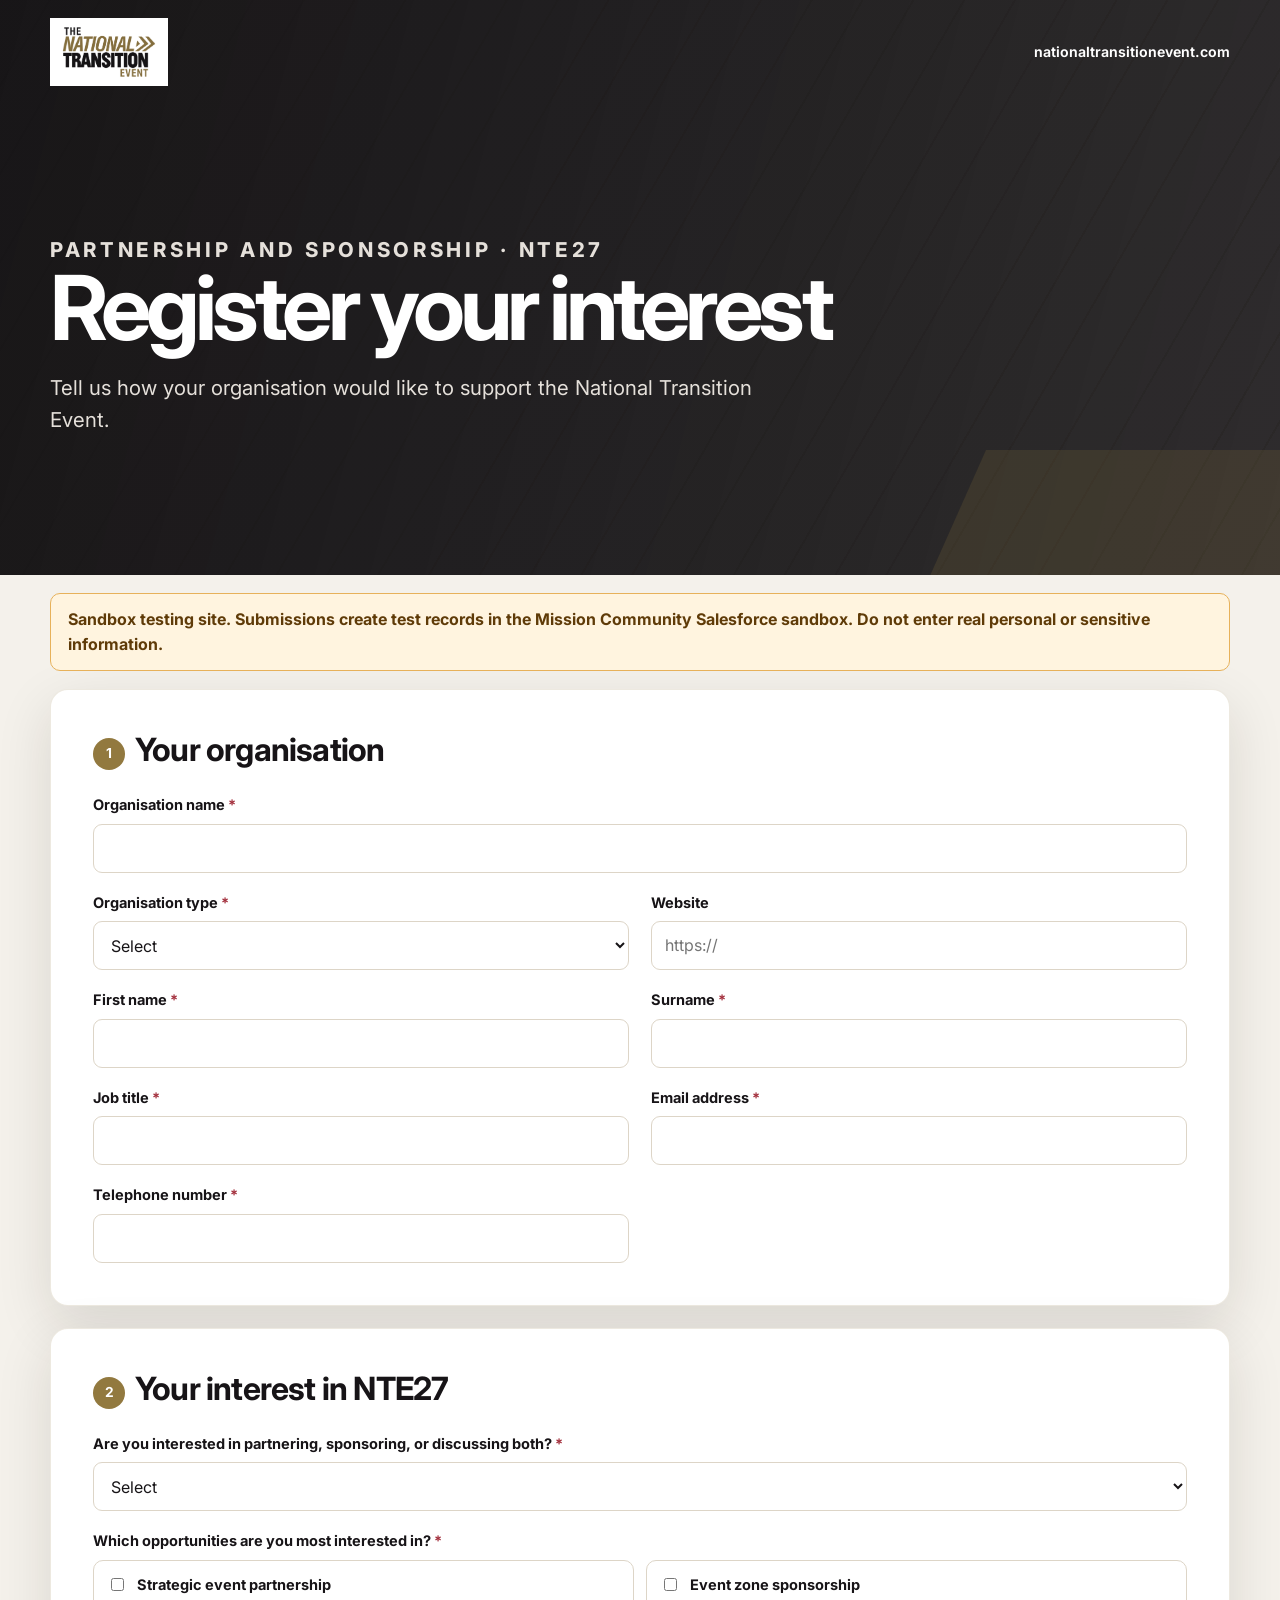
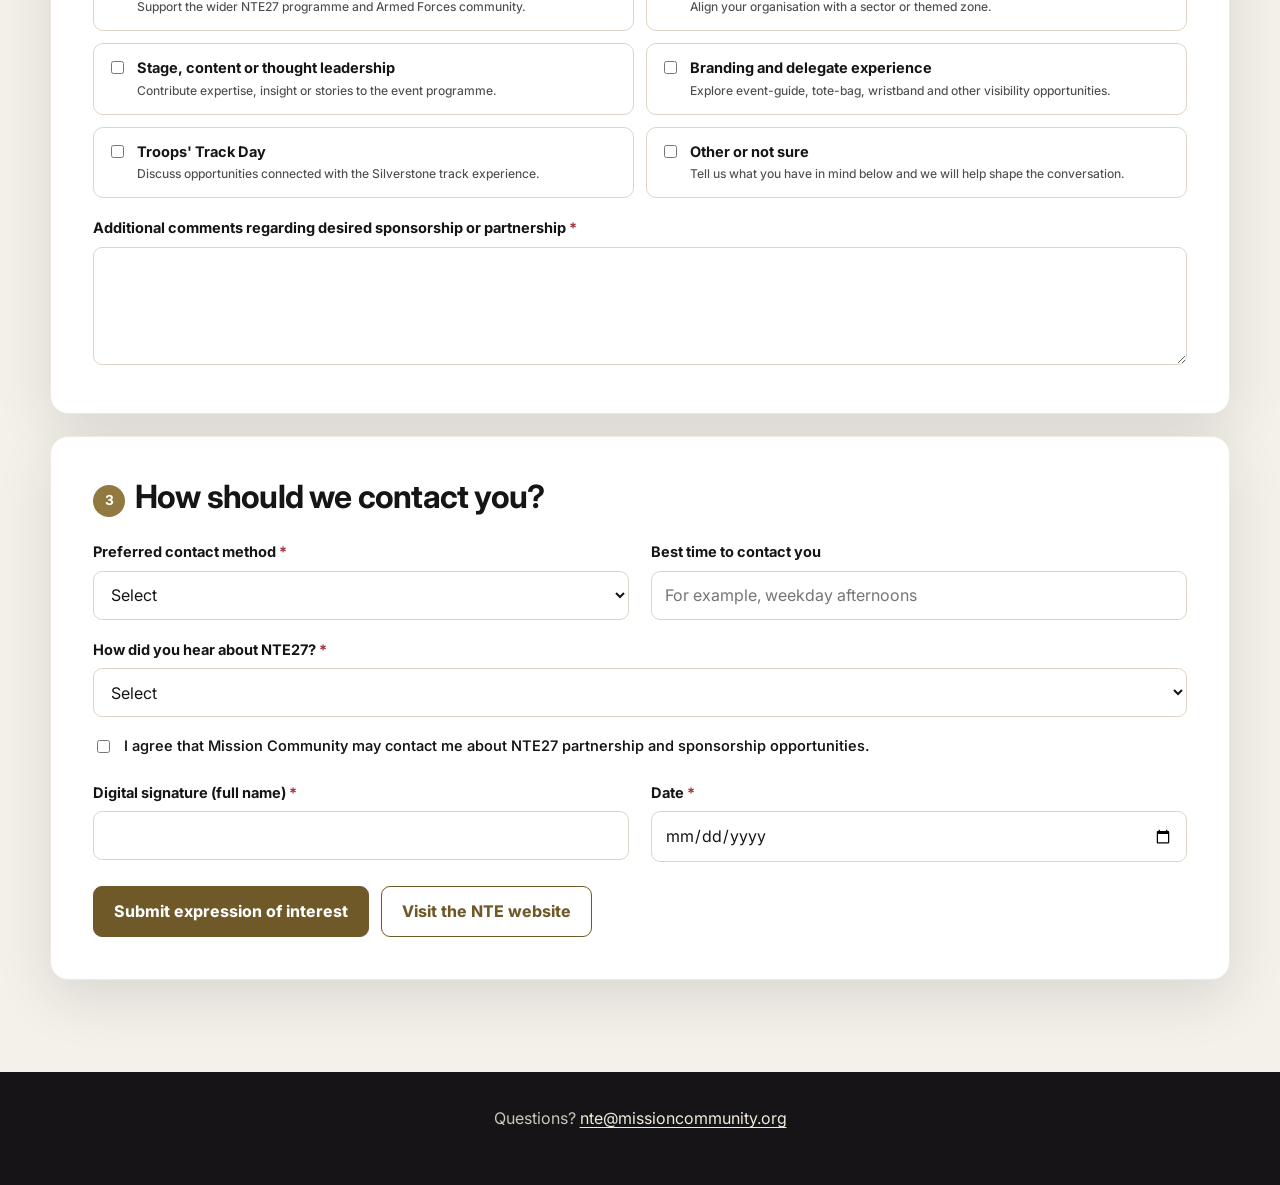
<file: partner-sponsor-interest.html>
<!doctype html>
<html lang="en-GB">
<head>
  <meta charset="utf-8">
  <meta name="viewport" content="width=device-width, initial-scale=1">
  <title>NTE27 Partner and Sponsor Expression of Interest</title>
  <meta name="description" content="Register your organisation's interest in partnering with or sponsoring the National Transition Event 2027.">
  <link rel="preconnect" href="https://fonts.googleapis.com">
  <link rel="preconnect" href="https://fonts.gstatic.com" crossorigin>
  <link href="https://fonts.googleapis.com/css2?family=Inter:wght@400;550;650;750;800&amp;display=swap" rel="stylesheet">
  <link rel="stylesheet" href="assets/styles.css?v=20260818-2">
</head>
<body>
  <header class="site-header">
    <nav class="nav" aria-label="Primary navigation"><a class="brand" href="https://www.nationaltransitionevent.com/"><img class="brand-logo" src="assets/nte-logo-white.png" alt="The National Transition Event"></a><a class="nav-link" href="https://www.nationaltransitionevent.com/">nationaltransitionevent.com</a></nav>
    <div class="hero"><p class="eyebrow">Partnership and sponsorship · NTE27</p><h1>Register your interest</h1><p>Tell us how your organisation would like to support the National Transition Event.</p></div>
  </header>
  <main class="page-shell">
    <form class="main-column" data-web-to-lead data-form-kind="partner-eoi" data-lead-source="Customer Event" data-confirmation-preview="Thank you. We have received your expression of interest. A member of the Mission Community team will contact you to explore the most suitable NTE27 opportunities.">
      <input type="hidden" value="Partner / Sponsor Expression of Interest" data-sf-field="Web_Form_Type__c">
      <input type="hidden" value="partner-sponsor-eoi-v3" data-sf-field="Form_Version__c">
      <input type="hidden" data-sf-field="NTE_Event_Code__c">

      <section class="card">
        <h2><span class="section-number">1</span>Your organisation</h2>
        <div class="grid">
          <div class="field full"><label class="required" for="eoi-company">Organisation name</label><input id="eoi-company" required autocomplete="organization" data-sf-field="Company"></div>
          <div class="field"><label class="required" for="eoi-organisation-type">Organisation type</label><select id="eoi-organisation-type" required data-sf-field="Organisation_Type__c"><option value="">Select</option><option>Commercial business</option><option>Charity or non-profit</option><option>Government or public body</option><option>Industry body or trade association</option><option>Education or training provider</option><option>Other</option></select></div>
          <div class="field"><label for="eoi-website">Website</label><input id="eoi-website" type="url" autocomplete="url" placeholder="https://" data-sf-field="Website"></div>
          <div class="field"><label class="required" for="eoi-first-name">First name</label><input id="eoi-first-name" required autocomplete="given-name" data-sf-field="FirstName"></div>
          <div class="field"><label class="required" for="eoi-last-name">Surname</label><input id="eoi-last-name" required autocomplete="family-name" data-sf-field="LastName"></div>
          <div class="field"><label class="required" for="eoi-title">Job title</label><input id="eoi-title" required autocomplete="organization-title" data-sf-field="Title"></div>
          <div class="field"><label class="required" for="eoi-email">Email address</label><input id="eoi-email" type="email" required autocomplete="email" data-sf-field="Email"></div>
          <div class="field"><label class="required" for="eoi-phone">Telephone number</label><input id="eoi-phone" type="tel" required autocomplete="tel" data-sf-field="Phone"></div>
        </div>
      </section>

      <section class="card">
        <h2><span class="section-number">2</span>Your interest in NTE27</h2>
        <div class="grid">
          <div class="field full"><label class="required" for="eoi-interest-type">Are you interested in partnering, sponsoring, or discussing both?</label><select id="eoi-interest-type" required data-sf-field="Partner_Interest_Type__c"><option value="">Select</option><option>Partnership</option><option>Sponsorship</option><option>Both - open to discussion</option><option>Not sure - I would like advice</option></select></div>
          <div class="field full"><span class="label required">Which opportunities are you most interested in?</span><div class="choice-grid" data-required-checkbox-group data-required-message="Please select at least one area of interest.">
            <label class="choice"><input type="checkbox" value="Strategic event partnership" data-sf-field="Partner_Interest_Areas__c"><span><strong>Strategic event partnership</strong><small>Support the wider NTE27 programme and Armed Forces community.</small></span></label>
            <label class="choice"><input type="checkbox" value="Event zone sponsorship" data-sf-field="Partner_Interest_Areas__c"><span><strong>Event zone sponsorship</strong><small>Align your organisation with a sector or themed zone.</small></span></label>
            <label class="choice"><input type="checkbox" value="Stage, content or thought leadership" data-sf-field="Partner_Interest_Areas__c"><span><strong>Stage, content or thought leadership</strong><small>Contribute expertise, insight or stories to the event programme.</small></span></label>
            <label class="choice"><input type="checkbox" value="Branding and delegate experience" data-sf-field="Partner_Interest_Areas__c"><span><strong>Branding and delegate experience</strong><small>Explore event-guide, tote-bag, wristband and other visibility opportunities.</small></span></label>
            <label class="choice"><input type="checkbox" value="Troops' Track Day" data-sf-field="Partner_Interest_Areas__c"><span><strong>Troops' Track Day</strong><small>Discuss opportunities connected with the Silverstone track experience.</small></span></label>
            <label class="choice"><input type="checkbox" value="Other or not sure" data-sf-field="Partner_Interest_Areas__c"><span><strong>Other or not sure</strong><small>Tell us what you have in mind below and we will help shape the conversation.</small></span></label>
          </div></div>
          <div class="field full"><label class="required" for="eoi-interest-detail">Additional comments regarding desired sponsorship or partnership</label><textarea id="eoi-interest-detail" required data-sf-field="Partnership_Interest_Detail__c"></textarea></div>
        </div>
      </section>

      <section class="card">
        <h2><span class="section-number">3</span>How should we contact you?</h2>
        <div class="grid">
          <div class="field"><label class="required" for="eoi-contact-method">Preferred contact method</label><select id="eoi-contact-method" required data-sf-field="Preferred_Contact_Method__c"><option value="">Select</option><option>Email</option><option>Telephone</option><option>Video call</option><option>No preference</option></select></div>
          <div class="field"><label for="eoi-contact-time">Best time to contact you</label><input id="eoi-contact-time" data-sf-field="Preferred_Contact_Time__c" placeholder="For example, weekday afternoons"></div>
          <div class="field full"><label class="required" for="eoi-discovery">How did you hear about NTE27?</label><select id="eoi-discovery" required data-sf-field="Event_Discovery_Source__c"><option value="">Select</option><option>Previous NTE event</option><option>NTE webinar or brochure</option><option>Email invitation</option><option>Recommendation or word of mouth</option><option>National Transition Event website</option><option>Mission Community website</option><option>LinkedIn</option><option>Other social media</option><option>Other</option></select></div>
        </div>
        <div class="checkline"><input id="eoi-consent" type="checkbox" value="Yes" required data-sf-field="Contact_Consent__c"><label for="eoi-consent">I agree that Mission Community may contact me about NTE27 partnership and sponsorship opportunities.</label></div>
        <div class="grid">
          <div class="field"><label class="required" for="eoi-signature">Digital signature (full name)</label><input id="eoi-signature" required autocomplete="name" data-sf-field="Declaration_Name__c"></div>
          <div class="field"><label class="required" for="eoi-signature-date">Date</label><input id="eoi-signature-date" type="date" required data-sf-field="Declaration_Date__c"></div>
        </div>
        <div class="button-row"><button class="button" type="submit">Submit expression of interest</button><a class="button-secondary" href="https://www.nationaltransitionevent.com/">Visit the NTE website</a></div>
        <div data-form-status hidden aria-live="polite"></div>
      </section>

    </form>
  </main>
  <footer class="site-footer">Questions? <a href="mailto:nte@missioncommunity.org">nte@missioncommunity.org</a></footer>
  <script src="assets/config.js?v=20260818-2"></script><script src="assets/forms.js?v=20260818-2"></script>
</body>
</html>
</file>
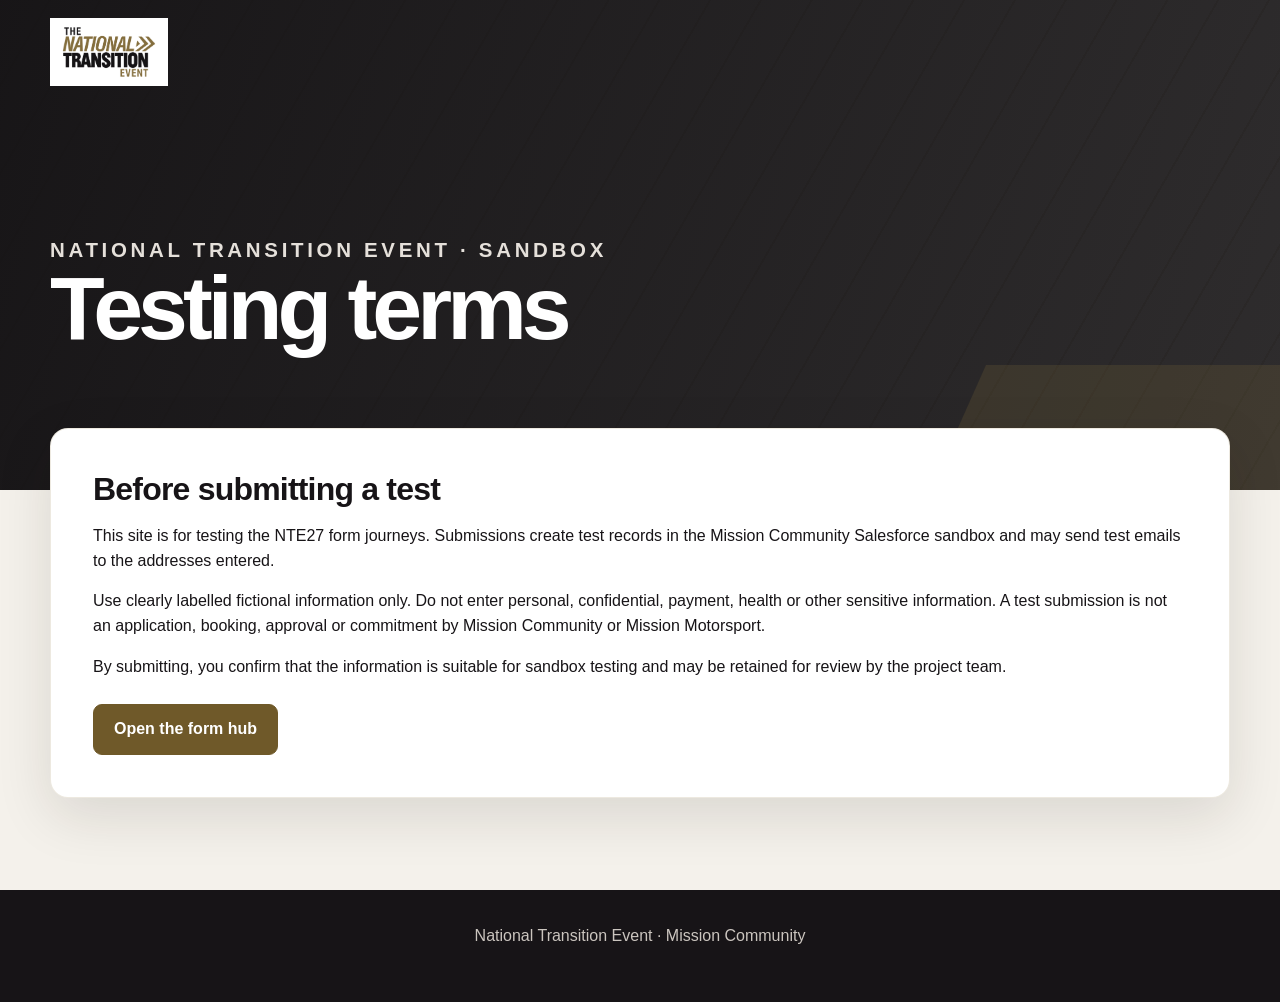
<file: sandbox-testing-terms.html>
<!doctype html>
<html lang="en-GB">
<head>
  <meta charset="utf-8">
  <meta name="viewport" content="width=device-width, initial-scale=1">
  <meta name="robots" content="noindex,nofollow">
  <title>NTE27 Sandbox Testing Terms</title>
  <link rel="stylesheet" href="assets/styles.css?v=20260818-2">
</head>
<body>
  <header class="site-header">
    <nav class="nav" aria-label="Primary navigation"><a class="brand" href="index.html"><img class="brand-logo" src="assets/nte-logo-white.png" alt="The National Transition Event"></a></nav>
    <div class="hero"><p class="eyebrow">National Transition Event · Sandbox</p><h1>Testing terms</h1></div>
  </header>
  <main class="page-shell">
    <section class="card">
      <h2>Before submitting a test</h2>
      <p>This site is for testing the NTE27 form journeys. Submissions create test records in the Mission Community Salesforce sandbox and may send test emails to the addresses entered.</p>
      <p>Use clearly labelled fictional information only. Do not enter personal, confidential, payment, health or other sensitive information. A test submission is not an application, booking, approval or commitment by Mission Community or Mission Motorsport.</p>
      <p>By submitting, you confirm that the information is suitable for sandbox testing and may be retained for review by the project team.</p>
      <div class="button-row"><a class="button" href="index.html">Open the form hub</a></div>
    </section>
  </main>
  <footer class="site-footer">National Transition Event · Mission Community</footer>
</body>
</html>
</file>
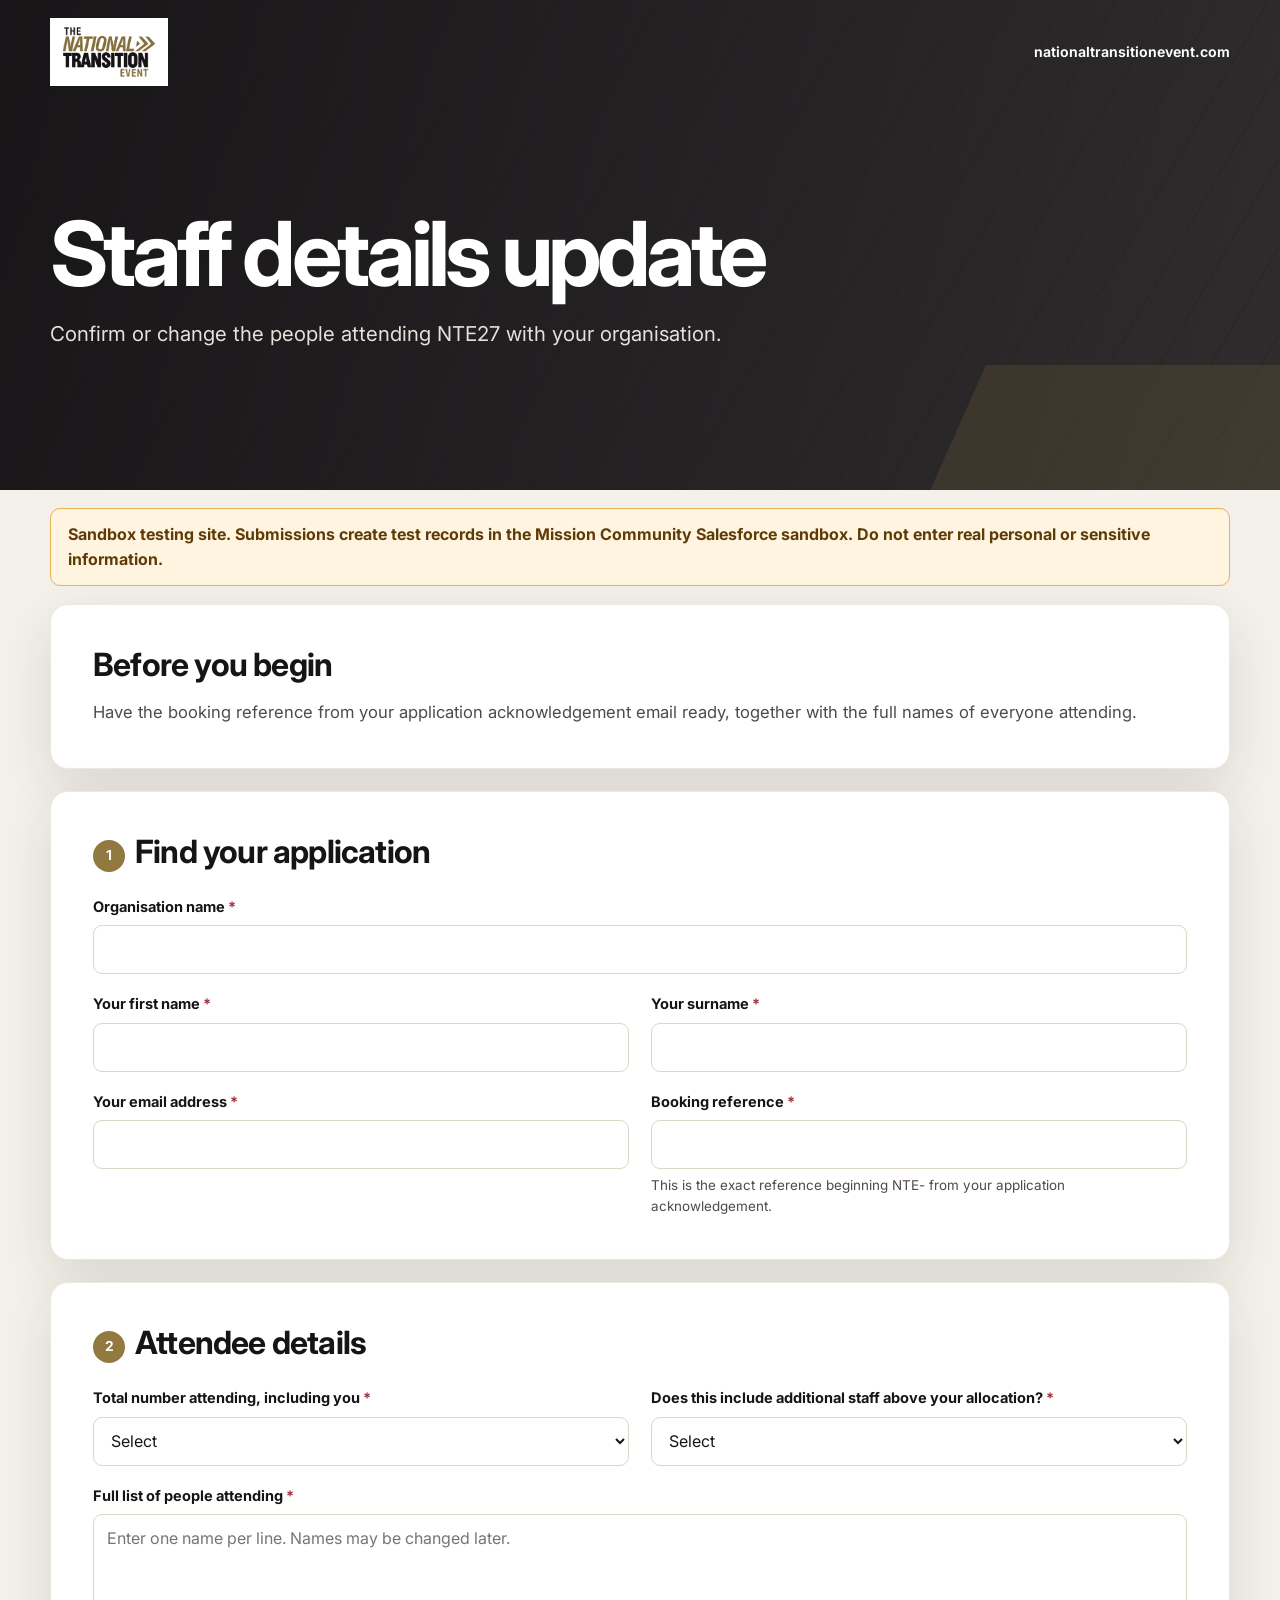
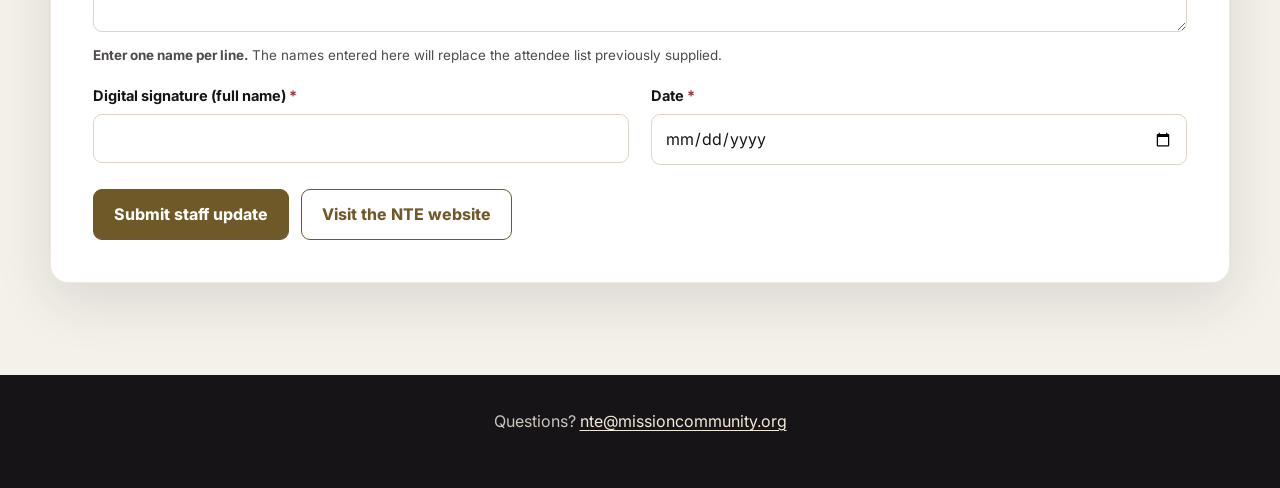
<file: staff-update.html>
<!doctype html>
<html lang="en-GB">
<head>
  <meta charset="utf-8"><meta name="viewport" content="width=device-width, initial-scale=1"><meta name="robots" content="noindex,nofollow">
  <title>NTE27 Staff Details Update</title>
  <link rel="preconnect" href="https://fonts.googleapis.com"><link rel="preconnect" href="https://fonts.gstatic.com" crossorigin><link href="https://fonts.googleapis.com/css2?family=Inter:wght@400;550;650;750;800&amp;display=swap" rel="stylesheet"><link rel="stylesheet" href="assets/styles.css?v=20260818-2">
</head>
<body>
  <header class="site-header"><nav class="nav"><a class="brand" href="https://www.nationaltransitionevent.com/"><img class="brand-logo" src="assets/nte-logo-white.png" alt="The National Transition Event"></a><a class="nav-link" href="https://www.nationaltransitionevent.com/">nationaltransitionevent.com</a></nav><div class="hero"><h1>Staff details update</h1><p>Confirm or change the people attending NTE27 with your organisation.</p></div></header>
  <main class="page-shell">
    <form class="main-column" data-web-to-lead data-form-kind="staff-update" data-lead-source="Customer Event" data-confirmation-preview="Thank you. We have received your staff update.">
      <input type="hidden" value="Staff Details Update" data-sf-field="Web_Form_Type__c"><input type="hidden" value="staff-details-update-v6" data-sf-field="Form_Version__c"><input type="hidden" data-sf-field="NTE_Event_Code__c">
      <input type="hidden" value="0" data-sf-field="Additional_Staff_Unit_Price__c"><input type="hidden" value="0" data-sf-field="Additional_Staff_Total__c"><input type="hidden" value="NTE27-2026-08-17" data-sf-field="Pricing_Version__c">
      <section class="card"><h2>Before you begin</h2><p class="lede">Have the booking reference from your application acknowledgement email ready, together with the full names of everyone attending.</p></section>
      <section class="card">
        <h2><span class="section-number">1</span>Find your application</h2>
        <div class="grid">
          <div class="field full"><label class="required" for="staff-company">Organisation name</label><input id="staff-company" required autocomplete="organization" data-sf-field="Company"></div>
          <div class="field"><label class="required" for="staff-first-name">Your first name</label><input id="staff-first-name" required autocomplete="given-name" data-sf-field="FirstName"></div>
          <div class="field"><label class="required" for="staff-last-name">Your surname</label><input id="staff-last-name" required autocomplete="family-name" data-sf-field="LastName"></div>
          <div class="field"><label class="required" for="staff-email">Your email address</label><input id="staff-email" type="email" required autocomplete="email" data-sf-field="Email"></div>
          <div class="field"><label class="required" for="application-reference">Booking reference</label><input id="application-reference" required autocomplete="off" data-sf-field="Target_Booking_Reference__c"><span class="help">This is the exact reference beginning NTE- from your application acknowledgement.</span></div>
        </div>
      </section>
      <section class="card">
        <h2><span class="section-number">2</span>Attendee details</h2>
        <div class="grid">
          <div class="field"><label class="required" for="staff-total">Total number attending, including you</label><select id="staff-total" required data-sf-field="Planned_Exhibitor_Count__c"><option value="">Select</option><option>1</option><option>2</option><option>3</option><option>4</option><option>5</option><option>6</option><option>7</option><option>8</option><option>9</option><option>More than 9</option></select></div>
          <div class="field"><label class="required" for="staff-additional">Does this include additional staff above your allocation?</label><select id="staff-additional" required data-sf-field="Additional_Staff_Required__c"><option value="">Select</option><option>Yes</option><option>No</option><option>Don't know</option></select></div>
          <div class="field conditional" data-conditional-for="staff-additional" data-conditional-value="Yes"><label class="required" for="staff-additional-count">Number above your allocation</label><select id="staff-additional-count" data-required-when-visible data-sf-field="Additional_Staff_Count__c"><option value="">Select</option><option>1</option><option>2</option><option>3</option><option>4</option><option>5</option><option>6</option><option>7</option><option>8</option></select><span class="help">Additional staff are invoiced at £50 + VAT per person.</span></div>
          <div class="field full"><label class="required" for="updated-staff-names">Full list of people attending</label><textarea id="updated-staff-names" required placeholder="Enter one name per line. Names may be changed later." data-sf-field="Stand_Colleagues__c"></textarea><span class="help"><strong>Enter one name per line.</strong> The names entered here will replace the attendee list previously supplied.</span></div>
          <div class="field"><label class="required" for="staff-signature">Digital signature (full name)</label><input id="staff-signature" required autocomplete="name" data-sf-field="Declaration_Name__c"></div>
          <div class="field"><label class="required" for="staff-signature-date">Date</label><input id="staff-signature-date" type="date" required data-sf-field="Declaration_Date__c"></div>
        </div>
        <div class="button-row"><button class="button" type="submit">Submit staff update</button><a class="button-secondary" href="https://www.nationaltransitionevent.com/">Visit the NTE website</a></div><div data-form-status hidden aria-live="polite"></div>
      </section>
    </form>
  </main>
  <footer class="site-footer">Questions? <a href="mailto:nte@missioncommunity.org">nte@missioncommunity.org</a></footer><script src="assets/config.js?v=20260818-2"></script><script src="assets/forms.js?v=20260818-2"></script>
</body>
</html>
</file>
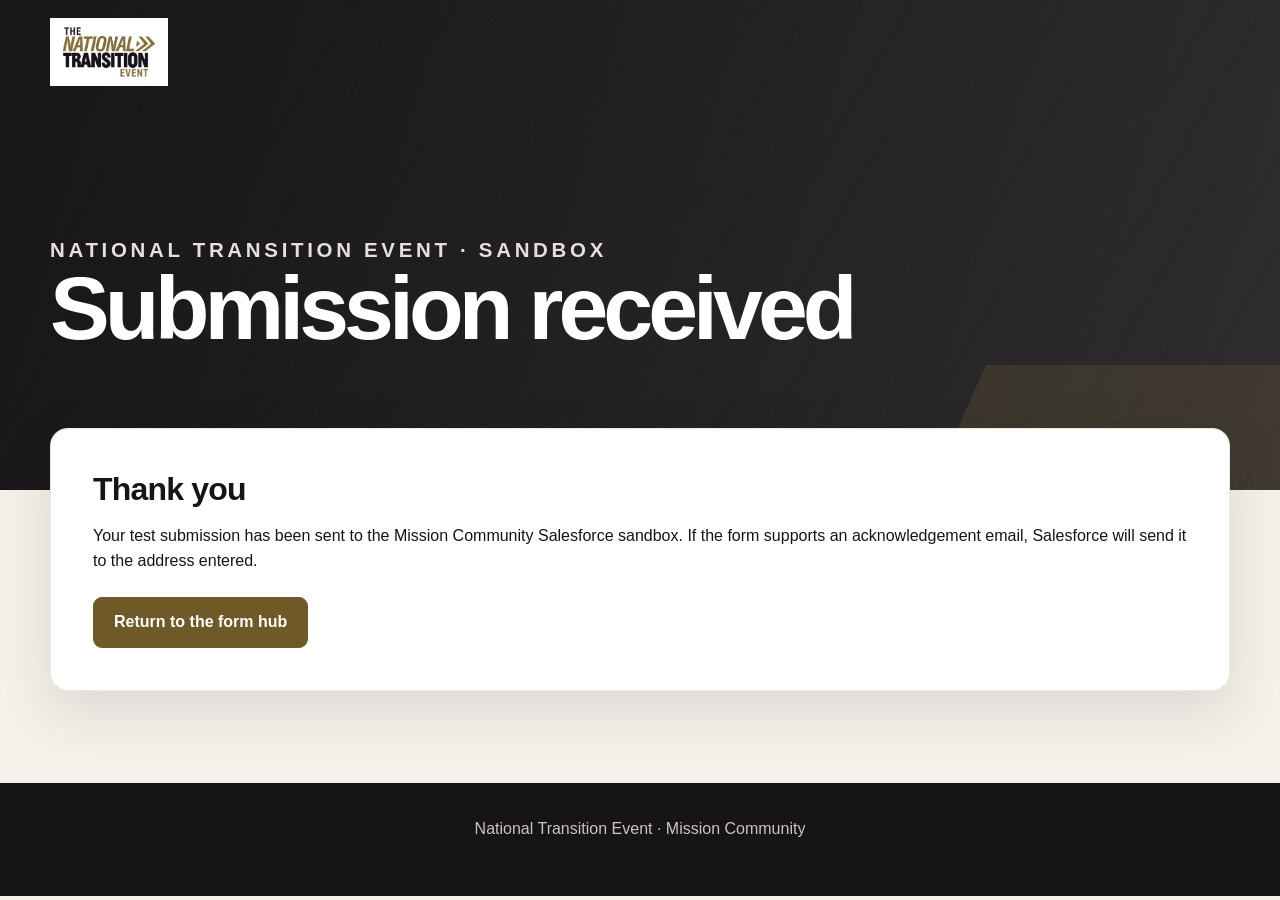
<file: thank-you.html>
<!doctype html>
<html lang="en-GB">
<head>
  <meta charset="utf-8">
  <meta name="viewport" content="width=device-width, initial-scale=1">
  <meta name="robots" content="noindex,nofollow">
  <title>NTE27 Test Submission Received</title>
  <link rel="stylesheet" href="assets/styles.css?v=20260818-2">
</head>
<body>
  <header class="site-header">
    <nav class="nav" aria-label="Primary navigation"><a class="brand" href="index.html"><img class="brand-logo" src="assets/nte-logo-white.png" alt="The National Transition Event"></a></nav>
    <div class="hero"><p class="eyebrow">National Transition Event · Sandbox</p><h1>Submission received</h1></div>
  </header>
  <main class="page-shell">
    <section class="card">
      <h2>Thank you</h2>
      <p>Your test submission has been sent to the Mission Community Salesforce sandbox. If the form supports an acknowledgement email, Salesforce will send it to the address entered.</p>
      <div class="button-row"><a class="button" href="index.html">Return to the form hub</a></div>
    </section>
  </main>
  <footer class="site-footer">National Transition Event · Mission Community</footer>
</body>
</html>
</file>
<file: assets/styles.css>
:root {
  --ink: #171417;
  --ink-soft: #4f4a4d;
  --gold: #92793f;
  --gold-dark: #6f5929;
  --gold-soft: #f1eadb;
  --paper: #fffdf9;
  --surface: #ffffff;
  --mist: #f4f1eb;
  --line: #ddd5c7;
  --success: #256348;
  --warning: #8a591b;
  --danger: #a32f3c;
  --shadow: 0 18px 55px rgba(35, 27, 19, 0.12);
  --radius: 18px;
  font-family: Inter, "Segoe UI", Arial, sans-serif;
  color: var(--ink);
  background: var(--mist);
}

* { box-sizing: border-box; }
html { scroll-behavior: smooth; }
body { margin: 0; min-width: 320px; background: var(--mist); line-height: 1.55; }
a { color: var(--gold-dark); text-underline-offset: 3px; }
a:hover { color: var(--ink); }
button, input, select, textarea { font: inherit; }
button { cursor: pointer; }

.site-header {
  position: relative;
  overflow: hidden;
  color: #fff;
  background:
    linear-gradient(105deg, rgba(19, 17, 19, .98), rgba(19, 17, 19, .88)),
    repeating-linear-gradient(120deg, transparent 0 42px, rgba(146,121,63,.22) 42px 44px);
}
.site-header::after {
  position: absolute;
  right: -6vw;
  bottom: -95px;
  width: 420px;
  height: 220px;
  content: "";
  transform: skewX(-24deg);
  background: var(--gold);
  opacity: .18;
}
.nav, .hero, .page-shell { width: min(1180px, calc(100% - 34px)); margin-inline: auto; }
.nav { position: relative; z-index: 2; display: flex; gap: 24px; padding: 18px 0; align-items: center; justify-content: space-between; }
.brand { display: inline-flex; gap: 13px; color: #fff; text-decoration: none; align-items: center; }
.brand-logo { display: block; width: 118px; height: 68px; padding: 5px; object-fit: contain; background: #fff; }
.brand-mark { display: grid; width: 52px; height: 52px; border: 1px solid rgba(255,255,255,.35); color: var(--gold-soft); font-weight: 800; letter-spacing: -.08em; place-items: center; }
.brand-copy { display: grid; font-size: .72rem; line-height: 1.1; letter-spacing: .13em; text-transform: uppercase; }
.brand-copy strong { color: var(--gold-soft); font-size: 1.06rem; letter-spacing: .04em; }
.nav-link { color: #fff; font-size: .88rem; font-weight: 650; text-decoration: none; }
.hero { position: relative; z-index: 1; padding: clamp(52px, 9vw, 108px) 0 clamp(82px, 12vw, 140px); }
.eyebrow { margin: 0 0 10px; color: var(--gold-soft); font-size: .76rem; font-weight: 750; letter-spacing: .18em; text-transform: uppercase; }
.hero h1 { max-width: 850px; margin: 0; font-size: clamp(2.5rem, 7vw, 5.6rem); line-height: .94; letter-spacing: -.055em; }
.hero p { max-width: 720px; margin: 22px 0 0; color: #e5e0da; font-size: clamp(1.02rem, 2vw, 1.28rem); }

.page-shell { position: relative; z-index: 3; margin-top: -62px; padding-bottom: 70px; }
.sandbox-notice { position: relative; z-index: 4; width: min(1180px, calc(100% - 34px)); margin: 18px auto 0; padding: 13px 17px; border: 1px solid #e7b15a; border-radius: 10px; color: #5f3b08; background: #fff4df; font-weight: 700; }
.sandbox-notice + .page-shell { margin-top: 18px; }
.layout { display: grid; grid-template-columns: minmax(0, 1fr) 290px; gap: 28px; align-items: start; }
.main-column { min-width: 0; }
.sidebar { position: sticky; top: 20px; display: grid; gap: 14px; }
.card { margin-bottom: 22px; padding: clamp(24px, 4vw, 42px); border: 1px solid rgba(146,121,63,.16); border-radius: var(--radius); background: var(--surface); box-shadow: var(--shadow); }
.card.compact { padding: 24px; }
.card h2 { margin: 0 0 8px; font-size: clamp(1.42rem, 3vw, 2rem); line-height: 1.15; letter-spacing: -.025em; }
.card h3 { margin: 28px 0 12px; font-size: 1.05rem; }
.card > p:last-child { margin-bottom: 0; }
.section-number { display: inline-grid; width: 32px; height: 32px; margin: 0 10px 0 0; border-radius: 50%; color: #fff; background: var(--gold); font-size: .86rem; vertical-align: 3px; place-items: center; }
.lede { color: var(--ink-soft); font-size: 1.04rem; }
.muted, .help { color: var(--ink-soft); }
.help { display: block; margin-top: 6px; font-size: .84rem; }
.required::after { content: " *"; color: var(--danger); }
.grid { display: grid; grid-template-columns: repeat(2, minmax(0, 1fr)); gap: 19px 22px; margin-top: 24px; }
.field { min-width: 0; }
.field.full { grid-column: 1 / -1; }
label, .label { display: block; margin-bottom: 7px; font-size: .91rem; font-weight: 700; }
input, select, textarea {
  width: 100%;
  min-height: 49px;
  padding: 11px 13px;
  border: 1px solid var(--line);
  border-radius: 9px;
  color: var(--ink);
  background: #fff;
}
textarea { min-height: 118px; resize: vertical; }
input:focus, select:focus, textarea:focus, button:focus-visible { outline: 3px solid rgba(146,121,63,.25); outline-offset: 2px; border-color: var(--gold); }
input[aria-invalid="true"], select[aria-invalid="true"], textarea[aria-invalid="true"] { border-color: var(--danger); }

.choice-grid { display: grid; grid-template-columns: repeat(2, minmax(0,1fr)); gap: 12px; }
.choice { position: relative; display: flex; gap: 10px; min-height: 52px; margin: 0; padding: 13px; border: 1px solid var(--line); border-radius: 10px; font-weight: 550; align-items: flex-start; cursor: pointer; }
.choice:hover, .choice:has(input:checked) { border-color: var(--gold); background: var(--gold-soft); }
.choice input { width: auto; min-height: auto; margin-top: 4px; accent-color: var(--gold-dark); flex: 0 0 auto; }
.choice strong { display: block; }
.choice small { display: block; margin-top: 2px; color: var(--ink-soft); font-weight: 450; }
.options-list { display: grid; gap: 9px; max-height: 540px; padding: 12px; overflow: auto; border: 1px solid var(--line); border-radius: 12px; background: #fbfaf7; }
.package-option { align-items: center; justify-content: space-between; }
.package-option small { margin-left: 26px; }
.package-option .price { color: var(--gold-dark); font-weight: 800; white-space: nowrap; }

.conditional[hidden], [hidden] { display: none !important; }
.conditional { margin-top: 18px; padding-top: 18px; border-top: 1px solid var(--line); }
.callout { margin: 20px 0 0; padding: 16px 18px; border-left: 4px solid var(--gold); border-radius: 0 10px 10px 0; background: var(--gold-soft); }
.callout.warning { border-color: var(--warning); background: #fff4df; }
.callout.success { border-color: var(--success); background: #eaf6ef; }
.callout.danger { border-color: var(--danger); background: #fff0f2; }
.summary-list { display: grid; gap: 10px; margin: 14px 0 0; padding: 0; list-style: none; }
.summary-list li { display: flex; gap: 16px; padding-bottom: 10px; border-bottom: 1px solid var(--line); justify-content: space-between; }
.summary-list strong { text-align: right; }
.estimate { margin: 16px 0 0; color: var(--gold-dark); font-size: 1.25rem; font-weight: 800; }

.checkline { display: flex; gap: 11px; margin: 18px 0 0; align-items: flex-start; }
.checkline input { width: auto; min-height: auto; margin-top: 5px; accent-color: var(--gold-dark); }
.checkline label { margin: 0; font-weight: 550; }
.button-row { display: flex; gap: 12px; margin-top: 24px; flex-wrap: wrap; }
.button, .button-secondary {
  display: inline-flex;
  min-height: 50px;
  padding: 12px 20px;
  border: 1px solid var(--gold-dark);
  border-radius: 9px;
  font-weight: 750;
  text-decoration: none;
  align-items: center;
  justify-content: center;
}
.button { color: #fff; background: var(--gold-dark); }
.button:hover { color: #fff; background: var(--ink); }
.button-secondary { color: var(--gold-dark); background: #fff; }
.button[disabled], .button-secondary[disabled], .button[aria-disabled="true"], .button-secondary[aria-disabled="true"] { border-color: #aaa; color: #666; background: #ddd; cursor: not-allowed; }
.status { margin-top: 16px; padding: 14px 16px; border-radius: 9px; font-weight: 650; }
.status.error { color: #6f1823; background: #ffeaed; }
.status.success { color: #174c35; background: #e7f5ed; }

.email-preview-panel {
  margin: 28px 0 22px;
  padding: clamp(24px, 4vw, 36px);
  border: 1px solid rgba(146,121,63,.28);
  border-radius: var(--radius);
  background: linear-gradient(135deg, #1b181b, #292329);
  color: #fff;
  box-shadow: var(--shadow);
}
.email-preview-panel .eyebrow { margin-top: 0; }
.email-preview-panel h2 { margin: 0 0 8px; font-size: clamp(1.45rem, 3vw, 2rem); line-height: 1.15; letter-spacing: -.025em; }
.email-preview-panel p:not(.eyebrow) { max-width: 720px; margin: 0; color: #ded8d2; }
.email-preview-panel .button-row { margin-top: 20px; }
.email-preview-panel .button-secondary { border-color: var(--gold-soft); color: var(--ink); background: var(--gold-soft); }
.email-preview-panel .button-secondary:hover { border-color: #fff; color: #fff; background: transparent; }

.progress { margin: 0; padding: 0; list-style: none; counter-reset: steps; }
.progress li { position: relative; margin: 0 0 13px; padding-left: 28px; color: var(--ink-soft); font-size: .86rem; }
.progress li::before { position: absolute; left: 0; width: 18px; height: 18px; border: 1px solid var(--line); border-radius: 50%; content: counter(steps); counter-increment: steps; font-size: .68rem; text-align: center; line-height: 17px; }
.mini-meta { display: grid; gap: 9px; margin: 0; }
.mini-meta div { display: flex; gap: 10px; font-size: .86rem; justify-content: space-between; }
.mini-meta dt { color: var(--ink-soft); }
.mini-meta dd { margin: 0; font-weight: 700; text-align: right; }

.hub-grid { display: grid; grid-template-columns: repeat(2, minmax(0,1fr)); gap: 18px; }
.tag { display: inline-block; padding: 5px 9px; border-radius: 999px; color: var(--gold-dark); background: var(--gold-soft); font-size: .72rem; font-weight: 800; letter-spacing: .08em; text-transform: uppercase; }
.tag.blocked { color: #6f1823; background: #ffeaed; }
.journey { position: relative; min-height: 255px; margin: 0; padding: 28px; overflow: hidden; border: 1px solid var(--line); border-radius: var(--radius); color: var(--ink); background: #fff; box-shadow: var(--shadow); text-decoration: none; }
.journey:hover { transform: translateY(-3px); border-color: var(--gold); }
.journey .tag { display: inline-block; padding: 5px 9px; border-radius: 999px; color: var(--gold-dark); background: var(--gold-soft); font-size: .72rem; font-weight: 800; letter-spacing: .08em; text-transform: uppercase; }
.journey .tag.blocked { color: #6f1823; background: #ffeaed; }
.journey h2 { margin: 26px 0 10px; font-size: 1.65rem; letter-spacing: -.03em; }
.journey p { max-width: 420px; color: var(--ink-soft); }
.journey .arrow { position: absolute; left: 28px; bottom: 25px; color: var(--gold-dark); font-weight: 800; }
.blocked-panel { border-style: dashed; box-shadow: none; }

.site-footer { padding: 34px 20px 54px; color: #cbc5bf; background: var(--ink); text-align: center; }
.site-footer a { color: var(--gold-soft); }

@media (max-width: 900px) {
  .layout { grid-template-columns: 1fr; }
  .sidebar { position: static; grid-template-columns: repeat(2,minmax(0,1fr)); }
}
@media (max-width: 680px) {
  .grid, .choice-grid, .hub-grid, .sidebar { grid-template-columns: 1fr; }
  .nav-link { display: none; }
  .hero { padding-top: 45px; }
  .page-shell { margin-top: -45px; }
  .package-option { align-items: flex-start; }
  .package-option .price { white-space: normal; }
}
@media (prefers-reduced-motion: no-preference) {
  .journey, .button, .button-secondary { transition: transform .18s ease, border-color .18s ease, background .18s ease, color .18s ease; }
}
</file>
